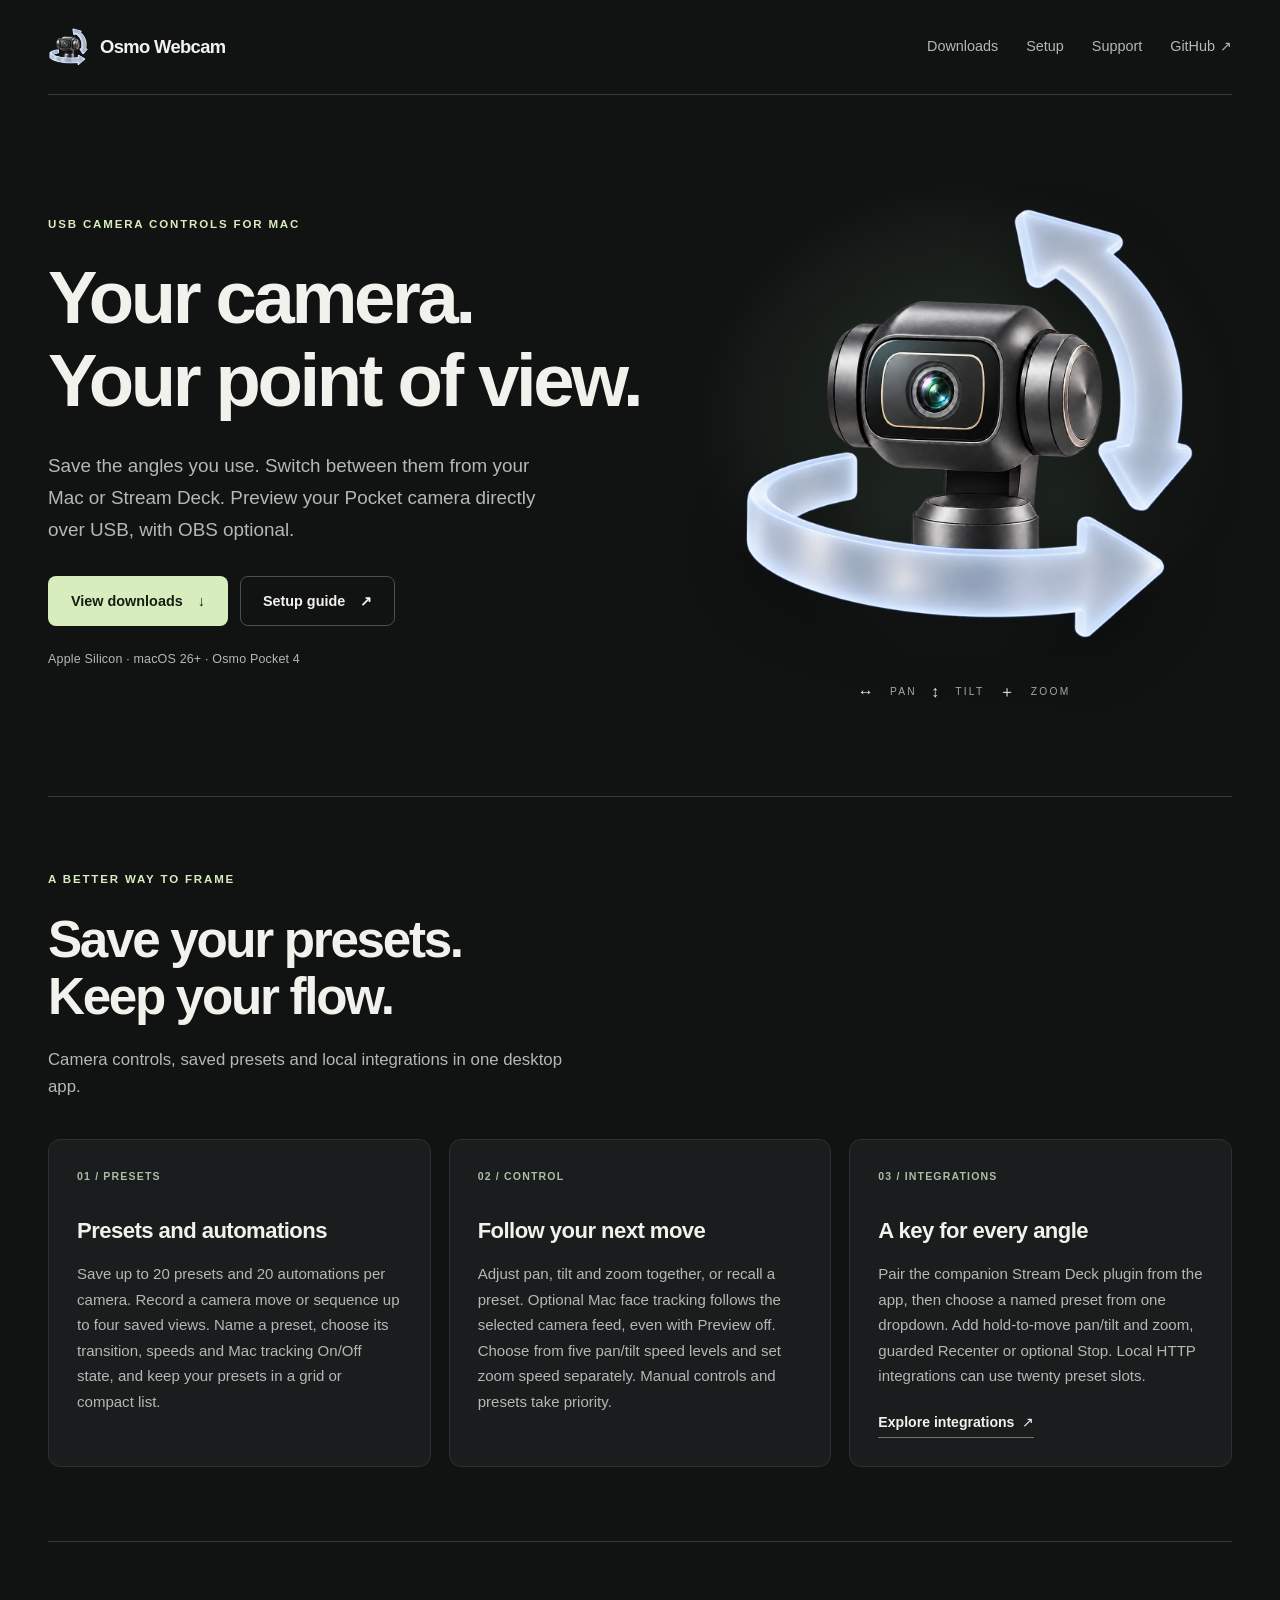
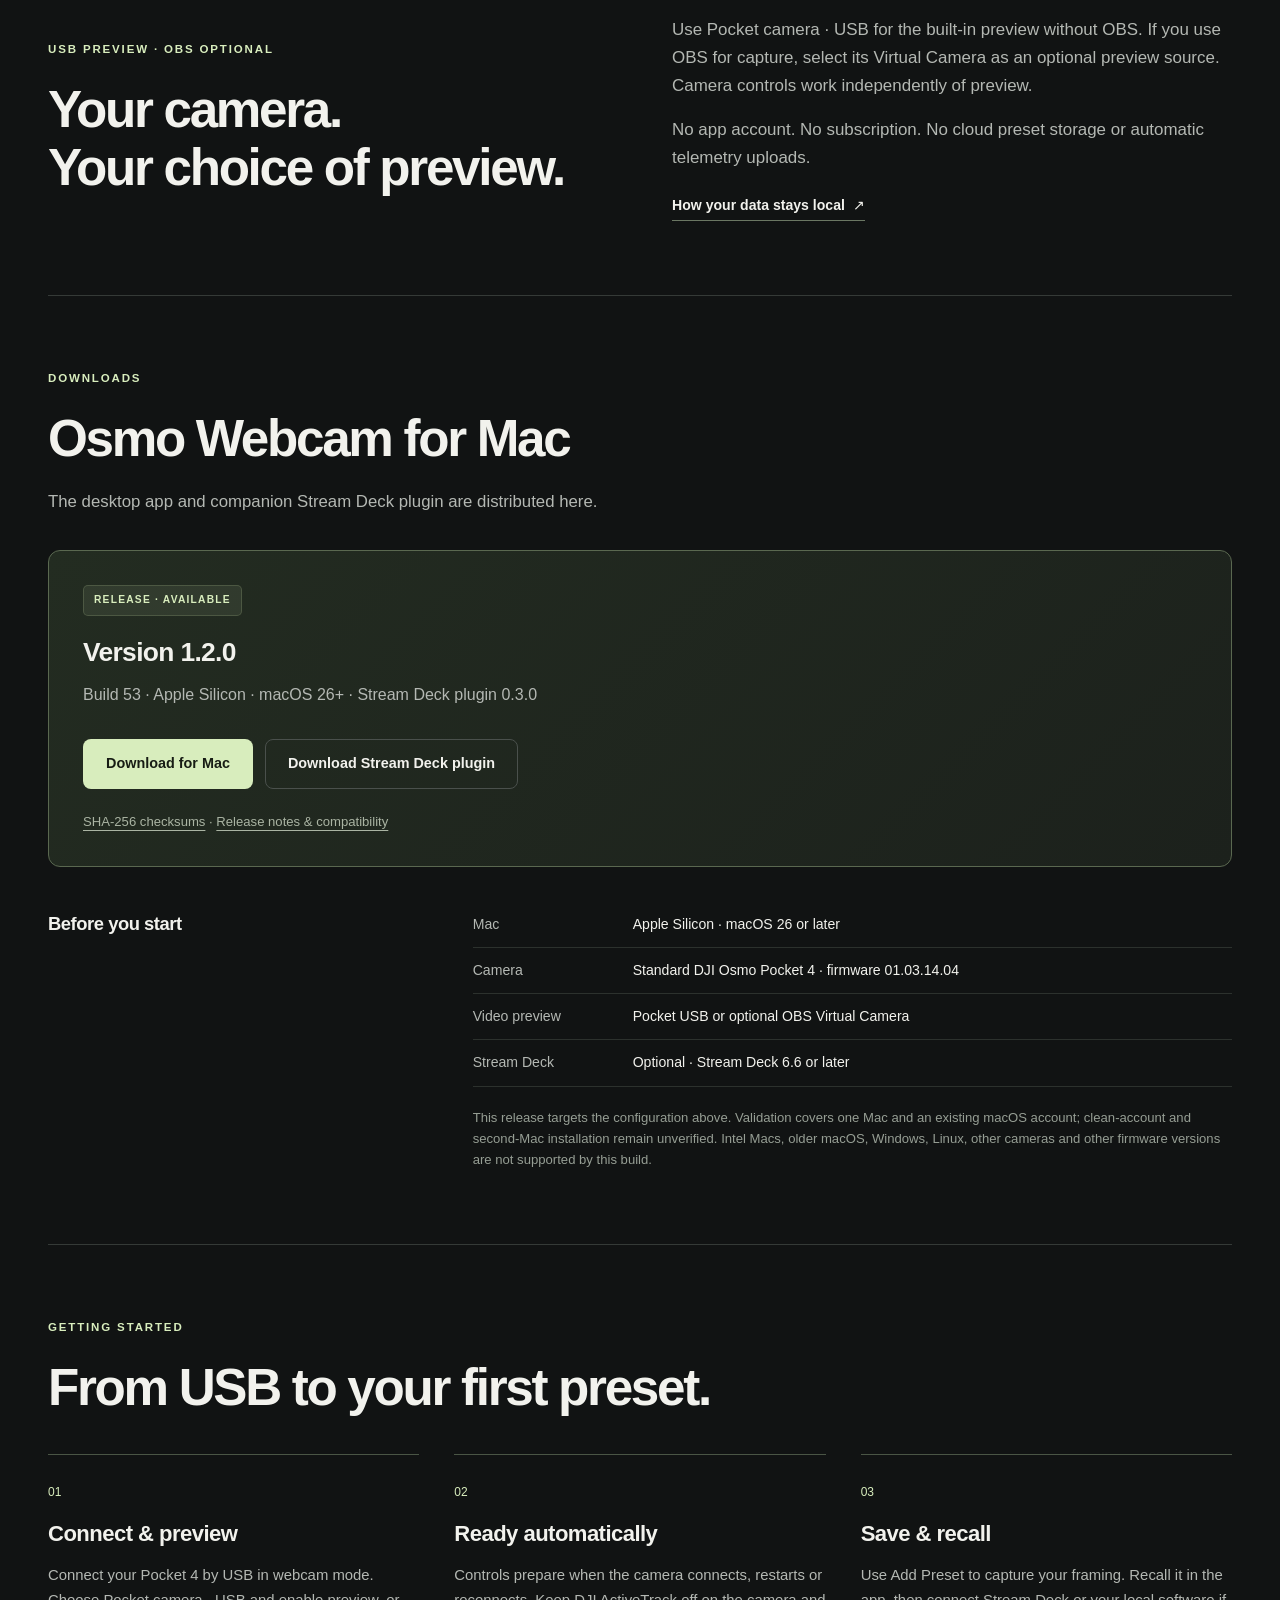
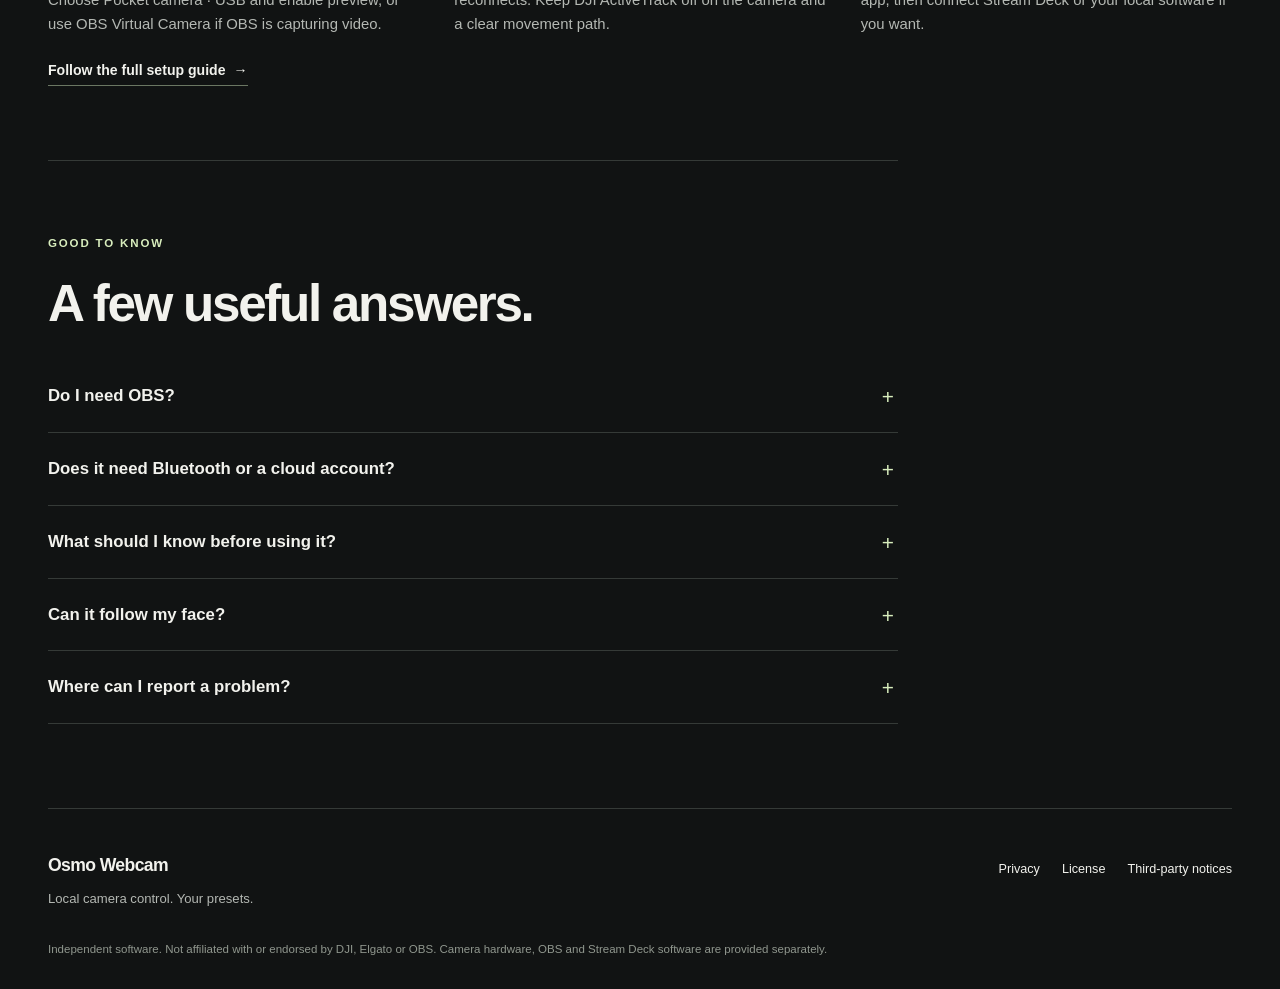
<file: index.html>
<!doctype html>
<html lang="en">
<head>
<meta charset="utf-8">
<meta name="viewport" content="width=device-width,initial-scale=1">
<meta name="description" content="Save Pocket 4 presets and control pan, tilt and zoom from your Mac or Stream Deck. Direct USB preview, with OBS optional.">
<meta name="theme-color" content="#111313">
<meta property="og:type" content="website">
<meta property="og:title" content="Osmo Webcam — USB camera controls for Mac">
<meta property="og:description" content="Save Pocket 4 presets and control pan, tilt and zoom from your Mac or Stream Deck. Direct USB preview, with OBS optional.">
<meta property="og:url" content="https://cokser.github.io/osmo-webcam-releases/">
<meta property="og:image" content="https://cokser.github.io/osmo-webcam-releases/assets/osmo-webcam.png">
<link rel="canonical" href="https://cokser.github.io/osmo-webcam-releases/">
<link rel="icon" type="image/png" href="assets/osmo-webcam.png">
<link rel="stylesheet" href="style.css">
<title>Osmo Webcam — USB camera controls for Mac</title>
</head>
<body>
<a class="skip" href="#main">Skip to content</a>
<header class="siteHeader"><a class="brand" href="index.html"><img src="assets/osmo-webcam.png" width="40" height="40" alt=""><span>Osmo Webcam</span></a><nav aria-label="Main navigation"><a href="index.html#downloads">Downloads</a><a href="setup.html">Setup</a><a href="support.html">Support</a><a href="https://github.com/Cokser/osmo-webcam-releases">GitHub <span aria-hidden="true">↗</span></a></nav></header>
<main id="main">
<section class="hero" aria-labelledby="heroTitle">
<div class="heroCopy"><p class="eyebrow">USB CAMERA CONTROLS FOR MAC</p><h1 id="heroTitle">Your camera.<br>Your point of view.</h1><p class="heroLead">Save the angles you use. Switch between them from your Mac or Stream Deck. Preview your Pocket camera directly over USB, with OBS optional.</p><div class="actions"><a class="button primary" href="#downloads">View downloads <span aria-hidden="true">↓</span></a><a class="button secondary" href="setup.html">Setup guide <span aria-hidden="true">↗</span></a></div><p class="heroMeta">Apple Silicon · macOS 26+ · Osmo Pocket 4</p></div>
<div class="heroArtwork"><div class="iconHalo"><img src="assets/osmo-webcam.png" width="520" height="520" fetchpriority="high" alt="Pocket 4 gimbal head surrounded by frosted pan and tilt arrows."></div><p class="artworkCaption"><span aria-hidden="true">↔</span> PAN <span aria-hidden="true">↕</span> TILT <span aria-hidden="true">＋</span> ZOOM</p></div>
</section>
<section class="featureSection" aria-labelledby="featuresTitle"><div class="sectionIntro"><p class="eyebrow">A BETTER WAY TO FRAME</p><h2 id="featuresTitle">Save your presets.<br>Keep your flow.</h2><p>Camera controls, saved presets and local integrations in one desktop app.</p></div>
<div class="featureGrid"><article class="feature"><span class="featureNumber">01 / PRESETS</span><h3>Presets and automations</h3><p>Save up to 20 presets and 20 automations per camera. Record a camera move or sequence up to four saved views. Name a preset, choose its transition, speeds and Mac tracking On/Off state, and keep your presets in a grid or compact list.</p></article><article class="feature"><span class="featureNumber">02 / CONTROL</span><h3>Follow your next move</h3><p>Adjust pan, tilt and zoom together, or recall a preset. Optional Mac face tracking follows the selected camera feed, even with Preview off. Choose from five pan/tilt speed levels and set zoom speed separately. Manual controls and presets take priority.</p></article><article class="feature"><span class="featureNumber">03 / INTEGRATIONS</span><h3>A key for every angle</h3><p>Pair the companion Stream Deck plugin from the app, then choose a named preset from one dropdown. Add hold-to-move pan/tilt and zoom, guarded Recenter or optional Stop. Local HTTP integrations can use twenty preset slots.</p><a class="textLink" href="setup.html#stream-deck">Explore integrations <span aria-hidden="true">↗</span></a></article></div></section>
<section class="workflow" aria-labelledby="workflowTitle"><div><p class="eyebrow">USB PREVIEW · OBS OPTIONAL</p><h2 id="workflowTitle">Your camera.<br>Your choice of preview.</h2></div><div><p>Use Pocket camera · USB for the built-in preview without OBS. If you use OBS for capture, select its Virtual Camera as an optional preview source. Camera controls work independently of preview.</p><p>No app account. No subscription. No cloud preset storage or automatic telemetry uploads.</p><a class="textLink" href="privacy.html">How your data stays local <span aria-hidden="true">↗</span></a></div></section>
<section class="downloadSection" id="downloads" aria-labelledby="downloadsTitle"><div class="sectionIntro"><p class="eyebrow">DOWNLOADS</p><h2 id="downloadsTitle">Osmo Webcam for Mac</h2><p>The desktop app and companion Stream Deck plugin are distributed here.</p></div>
<div class="downloadPanel" id="release-downloads">
<!-- RELEASE_DOWNLOADS_START -->
<span class="statusBadge">RELEASE · AVAILABLE</span><h3>Version 1.2.0</h3><p>Build 53 · Apple Silicon · macOS 26+ · Stream Deck plugin 0.3.0</p><div class="actions"><a class="button primary" href="https://github.com/Cokser/osmo-webcam-releases/releases/download/v1.2.0/Osmo-Webcam-1.2.0-arm64.dmg">Download for Mac</a><a class="button secondary" href="https://github.com/Cokser/osmo-webcam-releases/releases/download/v1.2.0/Osmo-Webcam-StreamDeck-0.3.0.streamDeckPlugin">Download Stream Deck plugin</a></div><p class="small"><a href="https://github.com/Cokser/osmo-webcam-releases/releases/download/v1.2.0/SHA256SUMS.txt">SHA-256 checksums</a> · <a href="releases/v1.2.0.html">Release notes &amp; compatibility</a></p>
<!-- RELEASE_DOWNLOADS_END -->
</div>
<div class="requirements"><h3>Before you start</h3><dl><div><dt>Mac</dt><dd>Apple Silicon · macOS 26 or later</dd></div><div><dt>Camera</dt><dd>Standard DJI Osmo Pocket 4 · firmware 01.03.14.04</dd></div><div><dt>Video preview</dt><dd>Pocket USB or optional OBS Virtual Camera</dd></div><div><dt>Stream Deck</dt><dd>Optional · Stream Deck 6.6 or later</dd></div></dl><p class="small">This release targets the configuration above. Validation covers one Mac and an existing macOS account; clean-account and second-Mac installation remain unverified. Intel Macs, older macOS, Windows, Linux, other cameras and other firmware versions are not supported by this build.</p></div>
</section>
<section class="gettingStarted" aria-labelledby="startTitle"><div class="sectionIntro"><p class="eyebrow">GETTING STARTED</p><h2 id="startTitle">From USB to your first preset.</h2></div><ol class="steps"><li><span>01</span><h3>Connect &amp; preview</h3><p>Connect your Pocket 4 by USB in webcam mode. Choose Pocket camera · USB and enable preview, or use OBS Virtual Camera if OBS is capturing video.</p></li><li><span>02</span><h3>Ready automatically</h3><p>Controls prepare when the camera connects, restarts or reconnects. Keep DJI ActiveTrack off on the camera and a clear movement path.</p></li><li><span>03</span><h3>Save &amp; recall</h3><p>Use Add Preset to capture your framing. Recall it in the app, then connect Stream Deck or your local software if you want.</p></li></ol><a class="textLink" href="setup.html">Follow the full setup guide <span aria-hidden="true">→</span></a></section>
<section class="faq" aria-labelledby="faqTitle"><p class="eyebrow">GOOD TO KNOW</p><h2 id="faqTitle">A few useful answers.</h2><details><summary>Do I need OBS?</summary><p>No. Camera controls and the direct USB preview work without OBS. If you use OBS for recording or streaming, OBS Virtual Camera is an optional preview source. Osmo Webcam does not record or stream video.</p></details><details><summary>Does it need Bluetooth or a cloud account?</summary><p>No Bluetooth connection or app account is required for USB controls or preview. Presets and credentials stay in your macOS user account. Update checks use GitHub.</p></details><details><summary>What should I know before using it?</summary><p>Some motion features remain experimental. Review clearance for your fixed setup and keep DJI ActiveTrack off on the camera. Camera readback and completed commands do not establish physical arrival or immediate motor stop. Press Escape in the app to cancel further motion scheduling. A Stream Deck Stop action is optional; held controls stop scheduling on release. A finite command already accepted by the camera may finish.</p></details><details><summary>Can it follow my face?</summary><p>Yes. Optional experimental Mac face tracking runs locally on the selected camera feed, even with Preview off. Presets can save tracking On or Off. It is separate from DJI’s built-in ActiveTrack, which must stay off on the camera. Native DJI tracking control and battery telemetry are not included.</p></details><details><summary>Where can I report a problem?</summary><p>Use the <a href="https://github.com/Cokser/osmo-webcam-releases/issues">public issue tracker</a>. Include versions and the visible error code. Keep tokens, device identifiers and private recordings out of reports. See <a href="support.html">support</a> for the details to include.</p></details></section>
</main>
<footer class="siteFooter"><div><a class="footerBrand" href="index.html">Osmo Webcam</a><p>Local camera control. Your presets.</p></div><div class="footerLinks"><a href="privacy.html">Privacy</a><a href="LICENSE.txt">License</a><a href="third-party.html">Third-party notices</a></div><p class="finePrint">Independent software. Not affiliated with or endorsed by DJI, Elgato or OBS. Camera hardware, OBS and Stream Deck software are provided separately.</p></footer>
</body>
</html>
</file>
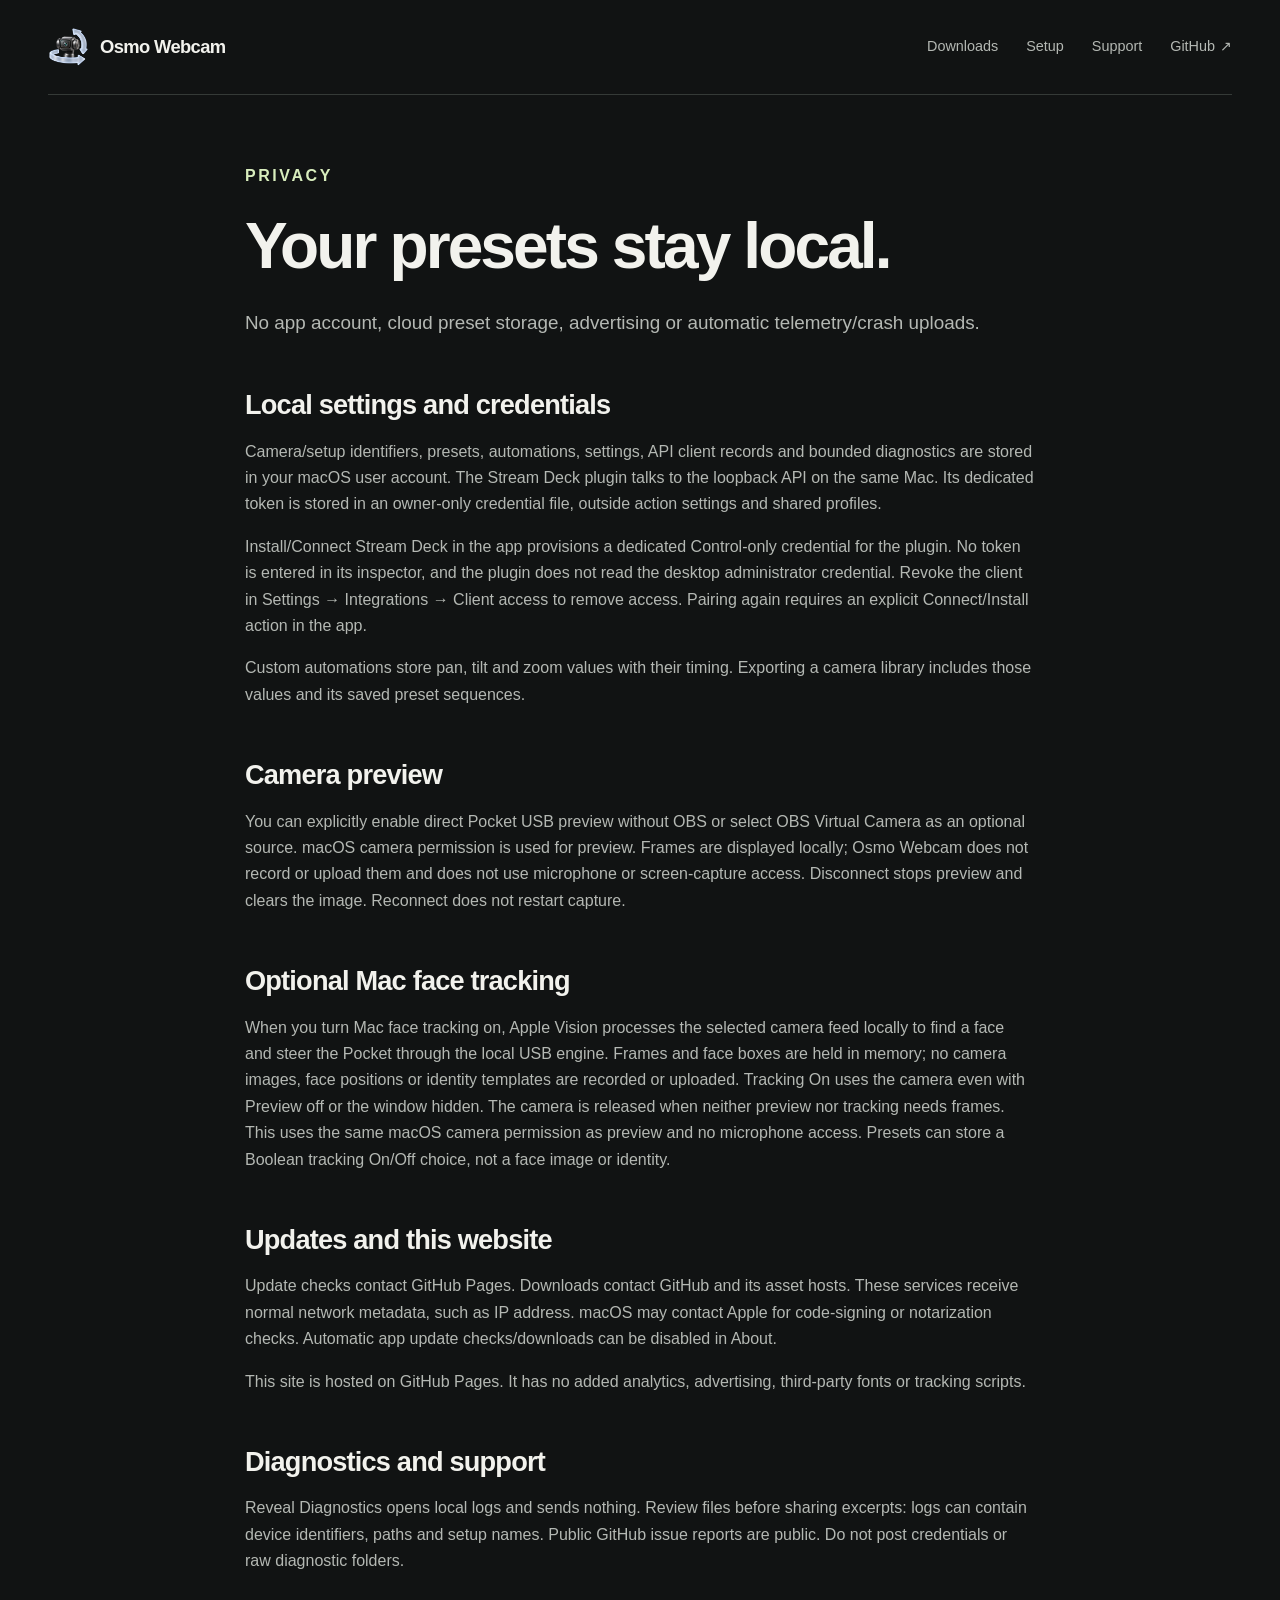
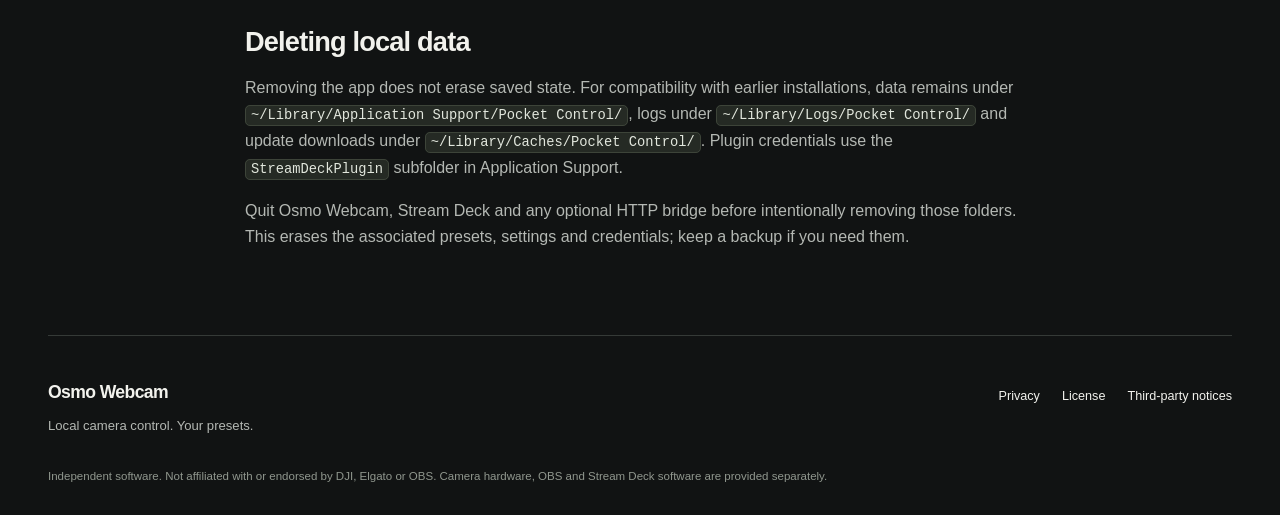
<file: privacy.html>
<!doctype html>
<html lang="en">
<head>
<meta charset="utf-8">
<meta name="viewport" content="width=device-width,initial-scale=1">
<meta name="description" content="How Osmo Webcam stores presets and credentials locally, shows USB or optional OBS preview, and checks GitHub for updates.">
<meta name="theme-color" content="#111313">
<meta property="og:type" content="website">
<meta property="og:title" content="Privacy — Osmo Webcam">
<meta property="og:description" content="How Osmo Webcam stores presets and credentials locally, shows USB or optional OBS preview, and checks GitHub for updates.">
<meta property="og:url" content="https://cokser.github.io/osmo-webcam-releases/privacy.html">
<meta property="og:image" content="https://cokser.github.io/osmo-webcam-releases/assets/osmo-webcam.png">
<link rel="canonical" href="https://cokser.github.io/osmo-webcam-releases/privacy.html">
<link rel="icon" type="image/png" href="assets/osmo-webcam.png">
<link rel="stylesheet" href="style.css">
<title>Privacy — Osmo Webcam</title>
</head>
<body>
<a class="skip" href="#main">Skip to content</a>
<header class="siteHeader"><a class="brand" href="index.html"><img src="assets/osmo-webcam.png" width="40" height="40" alt=""><span>Osmo Webcam</span></a><nav aria-label="Main navigation"><a href="index.html#downloads">Downloads</a><a href="setup.html">Setup</a><a href="support.html">Support</a><a href="https://github.com/Cokser/osmo-webcam-releases">GitHub <span aria-hidden="true">↗</span></a></nav></header>
<main id="main" class="article">
<p class="eyebrow">PRIVACY</p><h1>Your presets stay local.</h1><p class="pageLead">No app account, cloud preset storage, advertising or automatic telemetry/crash uploads.</p>
<h2>Local settings and credentials</h2><p>Camera/setup identifiers, presets, automations, settings, API client records and bounded diagnostics are stored in your macOS user account. The Stream Deck plugin talks to the loopback API on the same Mac. Its dedicated token is stored in an owner-only credential file, outside action settings and shared profiles.</p><p>Install/Connect Stream Deck in the app provisions a dedicated Control-only credential for the plugin. No token is entered in its inspector, and the plugin does not read the desktop administrator credential. Revoke the client in Settings → Integrations → Client access to remove access. Pairing again requires an explicit Connect/Install action in the app.</p>
<p>Custom automations store pan, tilt and zoom values with their timing. Exporting a camera library includes those values and its saved preset sequences.</p>
<h2>Camera preview</h2><p>You can explicitly enable direct Pocket USB preview without OBS or select OBS Virtual Camera as an optional source. macOS camera permission is used for preview. Frames are displayed locally; Osmo Webcam does not record or upload them and does not use microphone or screen-capture access. Disconnect stops preview and clears the image. Reconnect does not restart capture.</p>
<h2>Optional Mac face tracking</h2><p>When you turn Mac face tracking on, Apple Vision processes the selected camera feed locally to find a face and steer the Pocket through the local USB engine. Frames and face boxes are held in memory; no camera images, face positions or identity templates are recorded or uploaded. Tracking On uses the camera even with Preview off or the window hidden. The camera is released when neither preview nor tracking needs frames. This uses the same macOS camera permission as preview and no microphone access. Presets can store a Boolean tracking On/Off choice, not a face image or identity.</p><h2>Updates and this website</h2><p>Update checks contact GitHub Pages. Downloads contact GitHub and its asset hosts. These services receive normal network metadata, such as IP address. macOS may contact Apple for code-signing or notarization checks. Automatic app update checks/downloads can be disabled in About.</p><p>This site is hosted on GitHub Pages. It has no added analytics, advertising, third-party fonts or tracking scripts.</p>
<h2>Diagnostics and support</h2><p>Reveal Diagnostics opens local logs and sends nothing. Review files before sharing excerpts: logs can contain device identifiers, paths and setup names. Public GitHub issue reports are public. Do not post credentials or raw diagnostic folders.</p>
<h2>Deleting local data</h2><p>Removing the app does not erase saved state. For compatibility with earlier installations, data remains under <code>~/Library/Application Support/Pocket Control/</code>, logs under <code>~/Library/Logs/Pocket Control/</code> and update downloads under <code>~/Library/Caches/Pocket Control/</code>. Plugin credentials use the <code>StreamDeckPlugin</code> subfolder in Application Support.</p><p>Quit Osmo Webcam, Stream Deck and any optional HTTP bridge before intentionally removing those folders. This erases the associated presets, settings and credentials; keep a backup if you need them.</p>
</main>
<footer class="siteFooter"><div><a class="footerBrand" href="index.html">Osmo Webcam</a><p>Local camera control. Your presets.</p></div><div class="footerLinks"><a href="privacy.html">Privacy</a><a href="LICENSE.txt">License</a><a href="third-party.html">Third-party notices</a></div><p class="finePrint">Independent software. Not affiliated with or endorsed by DJI, Elgato or OBS. Camera hardware, OBS and Stream Deck software are provided separately.</p></footer>
</body>
</html>
</file>
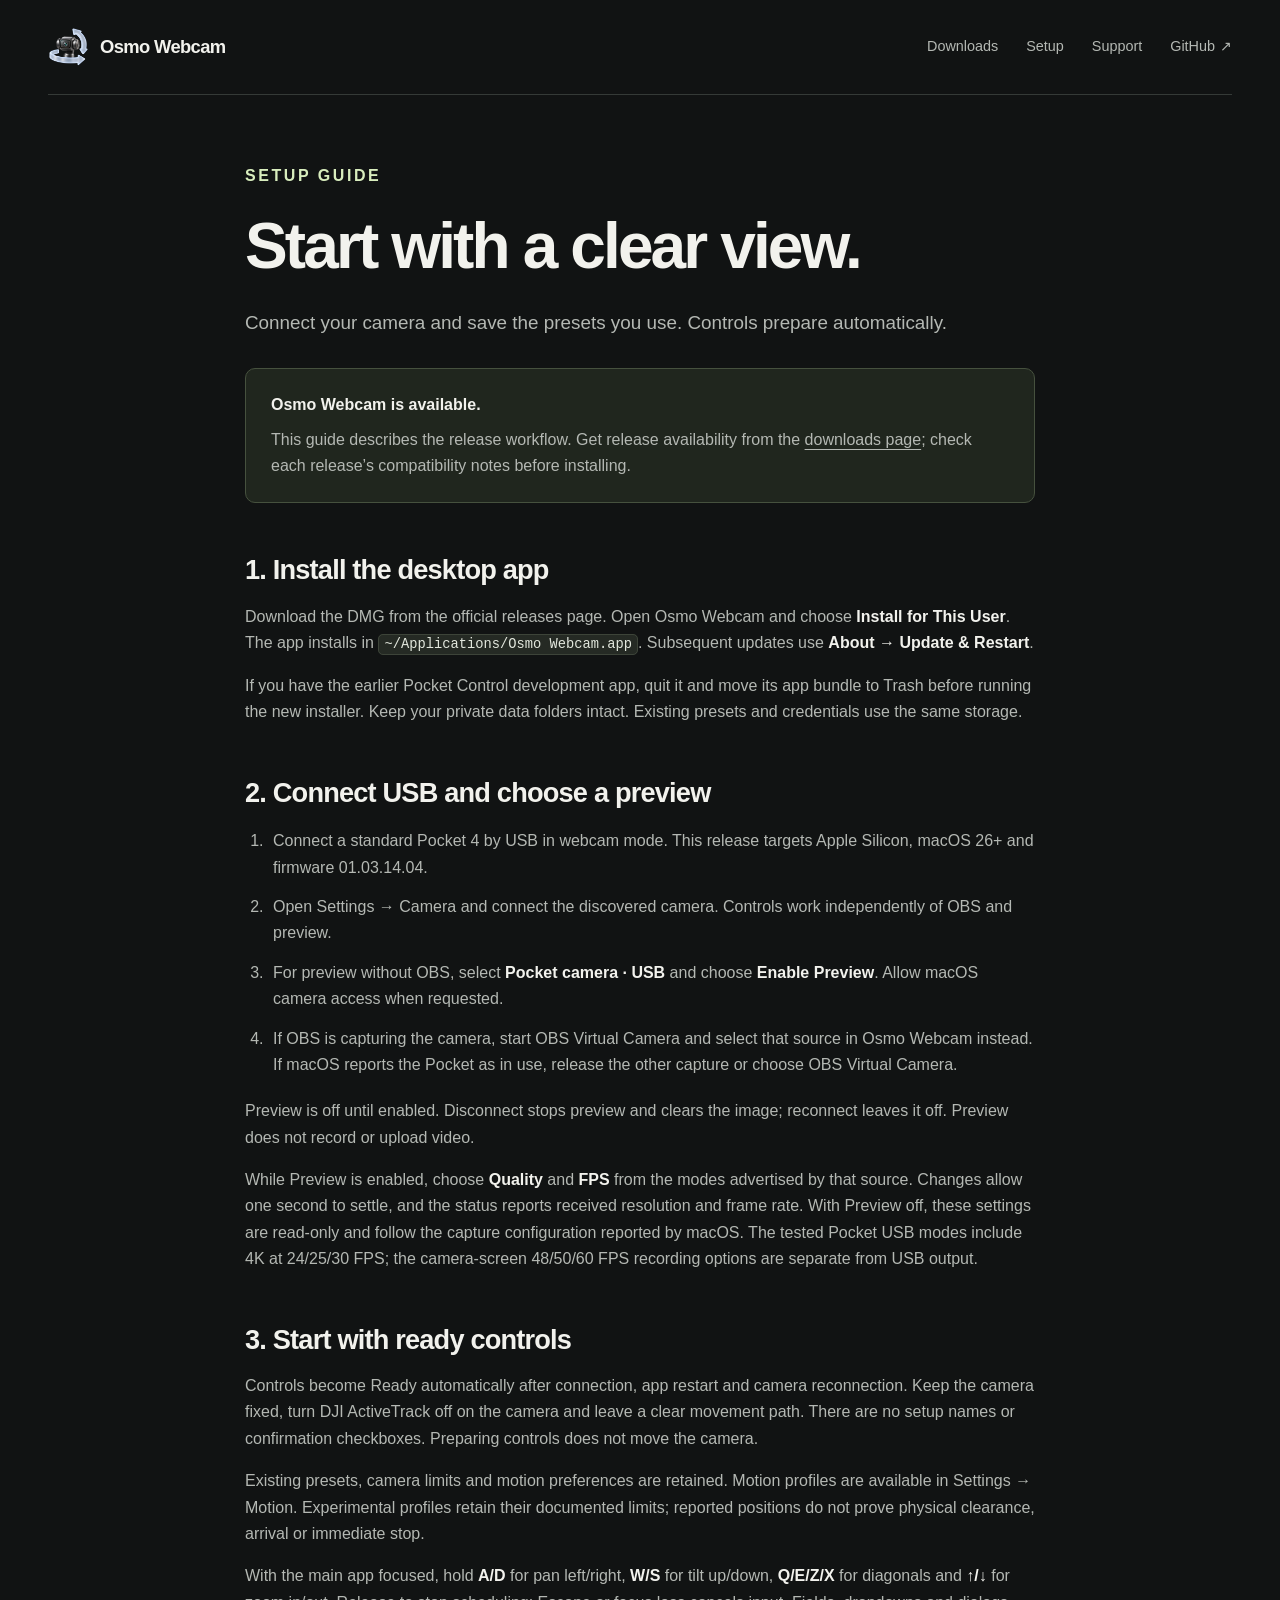
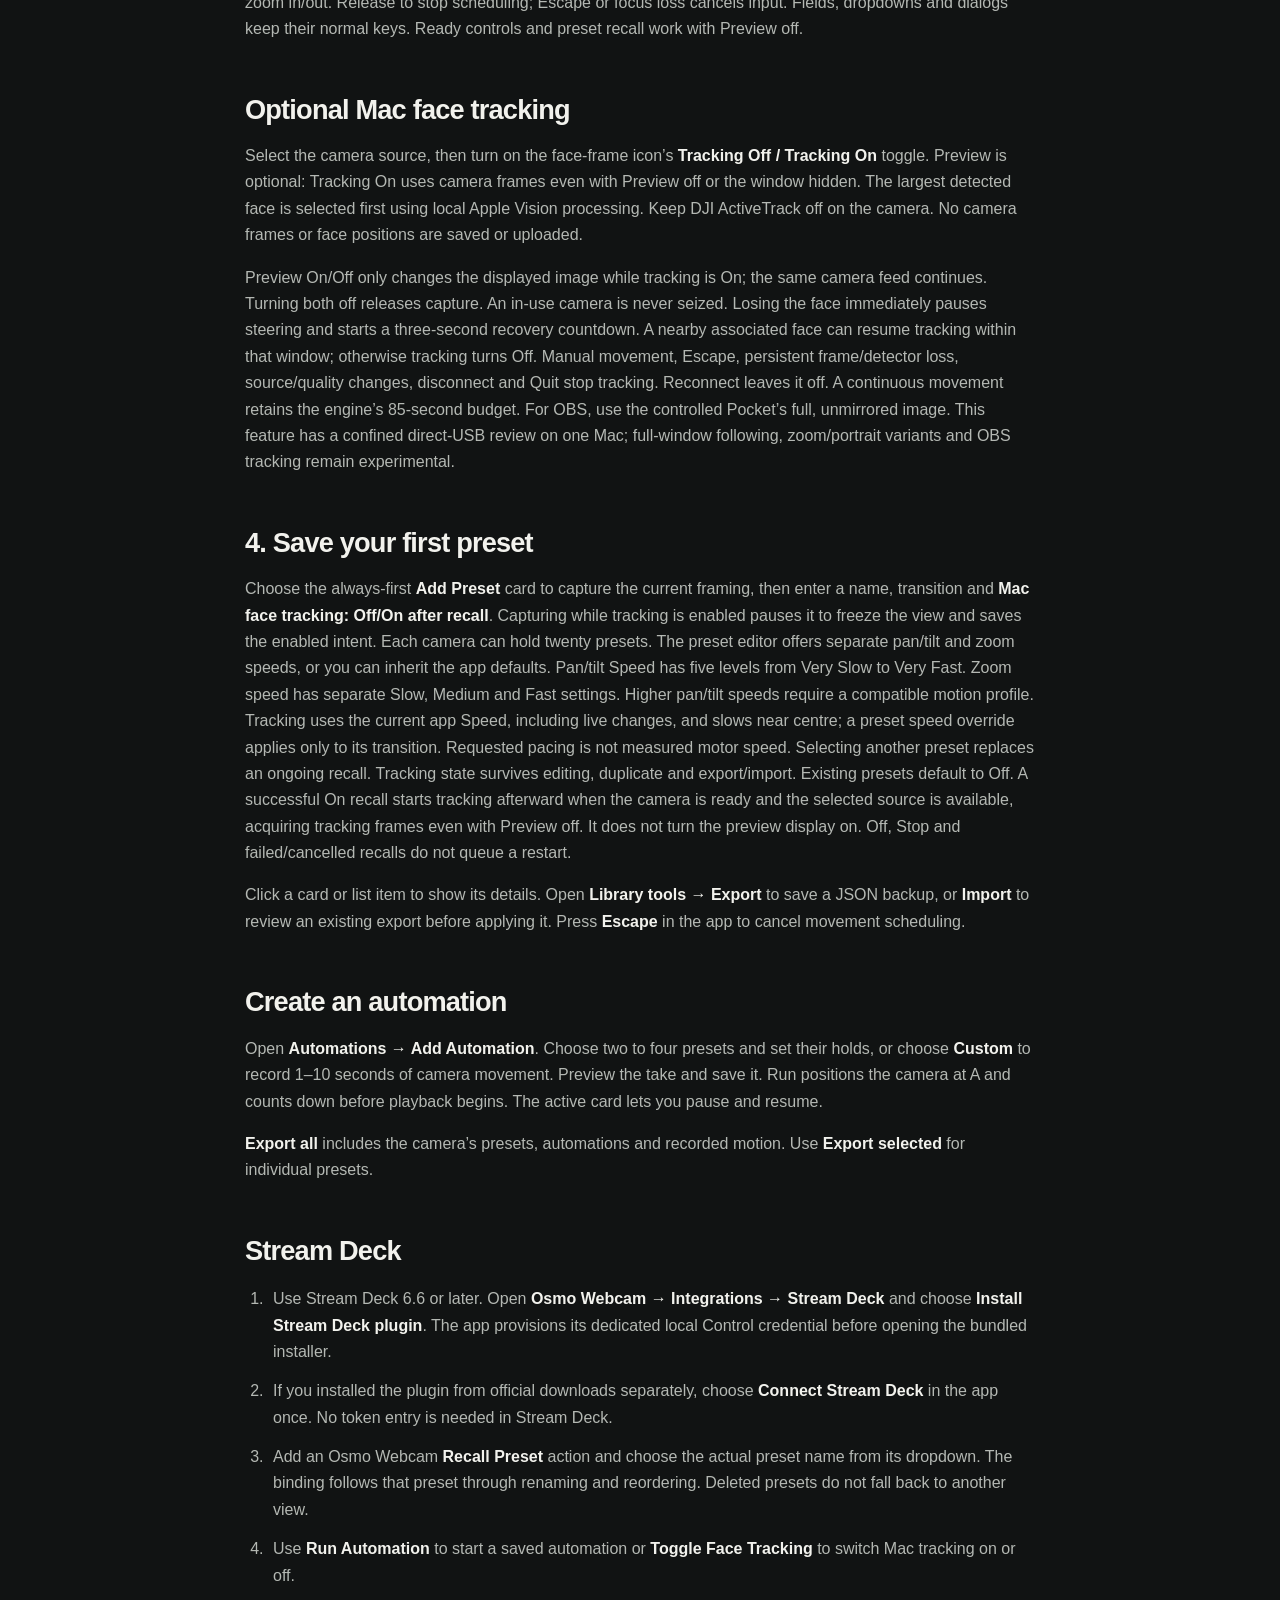
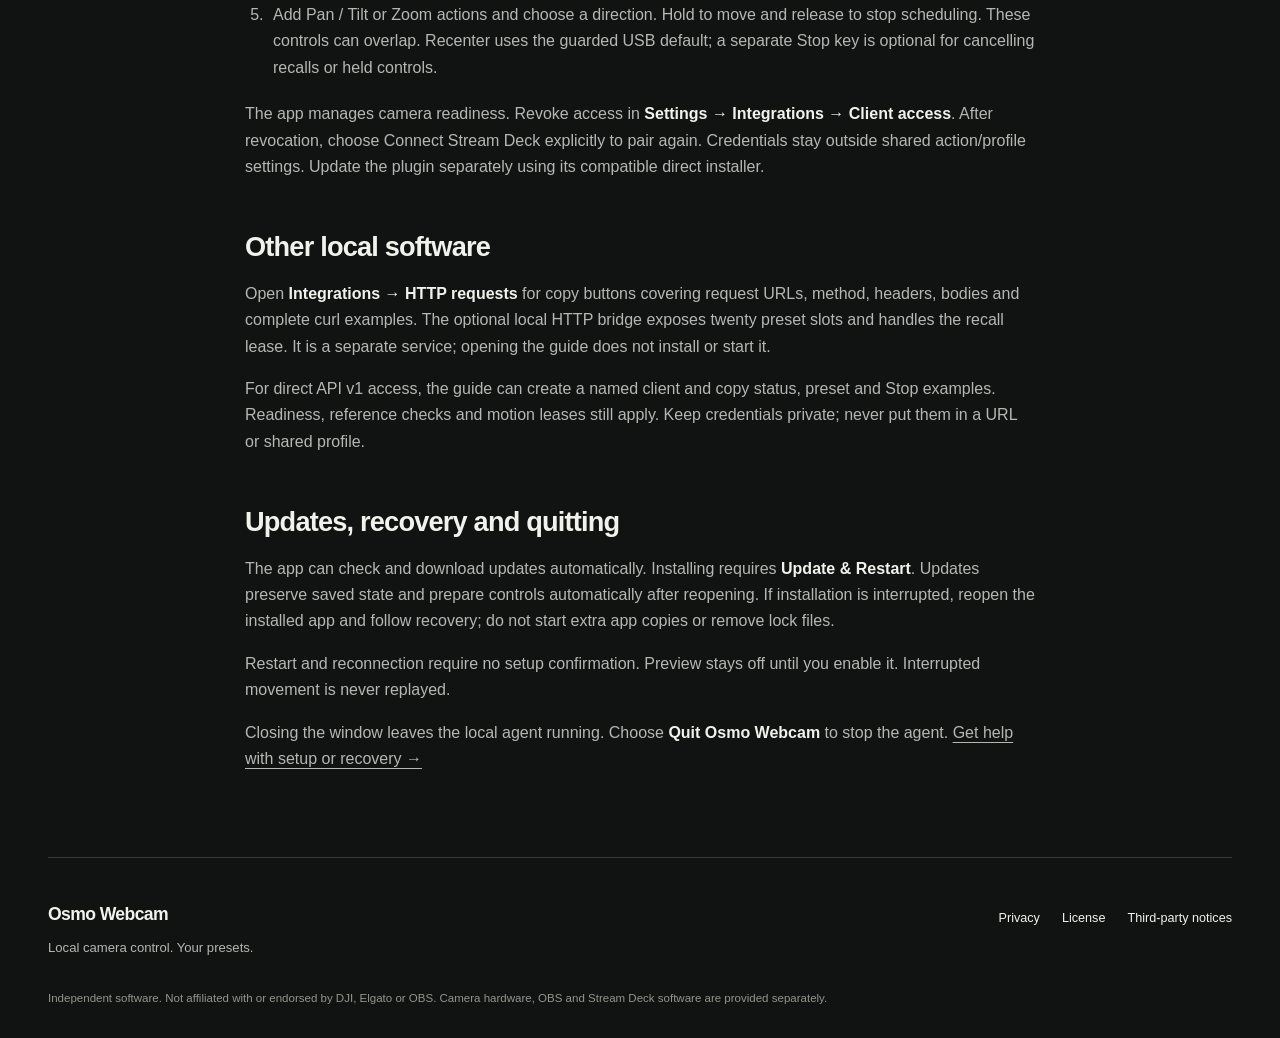
<file: setup.html>
<!doctype html>
<html lang="en">
<head>
<meta charset="utf-8">
<meta name="viewport" content="width=device-width,initial-scale=1">
<meta name="description" content="Set up USB camera controls and preview, saved presets, automatic Stream Deck pairing and local HTTP integrations.">
<meta name="theme-color" content="#111313">
<meta property="og:type" content="website">
<meta property="og:title" content="Set up Osmo Webcam">
<meta property="og:description" content="Set up USB camera controls and preview, saved presets, automatic Stream Deck pairing and local HTTP integrations.">
<meta property="og:url" content="https://cokser.github.io/osmo-webcam-releases/setup.html">
<meta property="og:image" content="https://cokser.github.io/osmo-webcam-releases/assets/osmo-webcam.png">
<link rel="canonical" href="https://cokser.github.io/osmo-webcam-releases/setup.html">
<link rel="icon" type="image/png" href="assets/osmo-webcam.png">
<link rel="stylesheet" href="style.css">
<title>Set up Osmo Webcam</title>
</head>
<body>
<a class="skip" href="#main">Skip to content</a>
<header class="siteHeader"><a class="brand" href="index.html"><img src="assets/osmo-webcam.png" width="40" height="40" alt=""><span>Osmo Webcam</span></a><nav aria-label="Main navigation"><a href="index.html#downloads">Downloads</a><a href="setup.html">Setup</a><a href="support.html">Support</a><a href="https://github.com/Cokser/osmo-webcam-releases">GitHub <span aria-hidden="true">↗</span></a></nav></header>
<main id="main" class="article">
<p class="eyebrow">SETUP GUIDE</p><h1>Start with a clear view.</h1><p class="pageLead">Connect your camera and save the presets you use. Controls prepare automatically.</p><aside class="callout"><strong>Osmo Webcam is available.</strong><p>This guide describes the release workflow. Get release availability from the <a href="index.html#downloads">downloads page</a>; check each release’s compatibility notes before installing.</p></aside>
<h2>1. Install the desktop app</h2><p>Download the DMG from the official releases page. Open Osmo Webcam and choose <strong>Install for This User</strong>. The app installs in <code>~/Applications/Osmo Webcam.app</code>. Subsequent updates use <strong>About → Update &amp; Restart</strong>.</p><p>If you have the earlier Pocket Control development app, quit it and move its app bundle to Trash before running the new installer. Keep your private data folders intact. Existing presets and credentials use the same storage.</p>
<h2>2. Connect USB and choose a preview</h2><ol><li>Connect a standard Pocket 4 by USB in webcam mode. This release targets Apple Silicon, macOS 26+ and firmware 01.03.14.04.</li><li>Open Settings → Camera and connect the discovered camera. Controls work independently of OBS and preview.</li><li>For preview without OBS, select <strong>Pocket camera · USB</strong> and choose <strong>Enable Preview</strong>. Allow macOS camera access when requested.</li><li>If OBS is capturing the camera, start OBS Virtual Camera and select that source in Osmo Webcam instead. If macOS reports the Pocket as in use, release the other capture or choose OBS Virtual Camera.</li></ol><p>Preview is off until enabled. Disconnect stops preview and clears the image; reconnect leaves it off. Preview does not record or upload video.</p>
<p>While Preview is enabled, choose <strong>Quality</strong> and <strong>FPS</strong> from the modes advertised by that source. Changes allow one second to settle, and the status reports received resolution and frame rate. With Preview off, these settings are read-only and follow the capture configuration reported by macOS. The tested Pocket USB modes include 4K at 24/25/30 FPS; the camera-screen 48/50/60 FPS recording options are separate from USB output.</p>
<h2>3. Start with ready controls</h2><p>Controls become Ready automatically after connection, app restart and camera reconnection. Keep the camera fixed, turn DJI ActiveTrack off on the camera and leave a clear movement path. There are no setup names or confirmation checkboxes. Preparing controls does not move the camera.</p><p>Existing presets, camera limits and motion preferences are retained. Motion profiles are available in Settings → Motion. Experimental profiles retain their documented limits; reported positions do not prove physical clearance, arrival or immediate stop.</p>
<p>With the main app focused, hold <strong>A/D</strong> for pan left/right, <strong>W/S</strong> for tilt up/down, <strong>Q/E/Z/X</strong> for diagonals and <strong>↑/↓</strong> for zoom in/out. Release to stop scheduling; Escape or focus loss cancels input. Fields, dropdowns and dialogs keep their normal keys. Ready controls and preset recall work with Preview off.</p>
<h2 id="mac-face-tracking">Optional Mac face tracking</h2><p>Select the camera source, then turn on the face-frame icon’s <strong>Tracking Off / Tracking On</strong> toggle. Preview is optional: Tracking On uses camera frames even with Preview off or the window hidden. The largest detected face is selected first using local Apple Vision processing. Keep DJI ActiveTrack off on the camera. No camera frames or face positions are saved or uploaded.</p><p>Preview On/Off only changes the displayed image while tracking is On; the same camera feed continues. Turning both off releases capture. An in-use camera is never seized. Losing the face immediately pauses steering and starts a three-second recovery countdown. A nearby associated face can resume tracking within that window; otherwise tracking turns Off. Manual movement, Escape, persistent frame/detector loss, source/quality changes, disconnect and Quit stop tracking. Reconnect leaves it off. A continuous movement retains the engine’s 85-second budget. For OBS, use the controlled Pocket’s full, unmirrored image. This feature has a confined direct-USB review on one Mac; full-window following, zoom/portrait variants and OBS tracking remain experimental.</p><h2>4. Save your first preset</h2><p>Choose the always-first <strong>Add Preset</strong> card to capture the current framing, then enter a name, transition and <strong>Mac face tracking: Off/On after recall</strong>. Capturing while tracking is enabled pauses it to freeze the view and saves the enabled intent. Each camera can hold twenty presets. The preset editor offers separate pan/tilt and zoom speeds, or you can inherit the app defaults. Pan/tilt Speed has five levels from Very Slow to Very Fast. Zoom speed has separate Slow, Medium and Fast settings. Higher pan/tilt speeds require a compatible motion profile. Tracking uses the current app Speed, including live changes, and slows near centre; a preset speed override applies only to its transition. Requested pacing is not measured motor speed. Selecting another preset replaces an ongoing recall. Tracking state survives editing, duplicate and export/import. Existing presets default to Off. A successful On recall starts tracking afterward when the camera is ready and the selected source is available, acquiring tracking frames even with Preview off. It does not turn the preview display on. Off, Stop and failed/cancelled recalls do not queue a restart.</p><p>Click a card or list item to show its details. Open <strong>Library tools → Export</strong> to save a JSON backup, or <strong>Import</strong> to review an existing export before applying it. Press <strong>Escape</strong> in the app to cancel movement scheduling.</p>
<h2 id="automations">Create an automation</h2><p>Open <strong>Automations → Add Automation</strong>. Choose two to four presets and set their holds, or choose <strong>Custom</strong> to record 1–10 seconds of camera movement. Preview the take and save it. Run positions the camera at A and counts down before playback begins. The active card lets you pause and resume.</p><p><strong>Export all</strong> includes the camera’s presets, automations and recorded motion. Use <strong>Export selected</strong> for individual presets.</p>
<h2 id="stream-deck">Stream Deck</h2><ol><li>Use Stream Deck 6.6 or later. Open <strong>Osmo Webcam → Integrations → Stream Deck</strong> and choose <strong>Install Stream Deck plugin</strong>. The app provisions its dedicated local Control credential before opening the bundled installer.</li><li>If you installed the plugin from official downloads separately, choose <strong>Connect Stream Deck</strong> in the app once. No token entry is needed in Stream Deck.</li><li>Add an Osmo Webcam <strong>Recall Preset</strong> action and choose the actual preset name from its dropdown. The binding follows that preset through renaming and reordering. Deleted presets do not fall back to another view.</li><li>Use <strong>Run Automation</strong> to start a saved automation or <strong>Toggle Face Tracking</strong> to switch Mac tracking on or off.</li><li>Add Pan / Tilt or Zoom actions and choose a direction. Hold to move and release to stop scheduling. These controls can overlap. Recenter uses the guarded USB default; a separate Stop key is optional for cancelling recalls or held controls.</li></ol><p>The app manages camera readiness. Revoke access in <strong>Settings → Integrations → Client access</strong>. After revocation, choose Connect Stream Deck explicitly to pair again. Credentials stay outside shared action/profile settings. Update the plugin separately using its compatible direct installer.</p>
<h2 id="http">Other local software</h2><p>Open <strong>Integrations → HTTP requests</strong> for copy buttons covering request URLs, method, headers, bodies and complete curl examples. The optional local HTTP bridge exposes twenty preset slots and handles the recall lease. It is a separate service; opening the guide does not install or start it.</p><p>For direct API v1 access, the guide can create a named client and copy status, preset and Stop examples. Readiness, reference checks and motion leases still apply. Keep credentials private; never put them in a URL or shared profile.</p>
<h2>Updates, recovery and quitting</h2><p>The app can check and download updates automatically. Installing requires <strong>Update &amp; Restart</strong>. Updates preserve saved state and prepare controls automatically after reopening. If installation is interrupted, reopen the installed app and follow recovery; do not start extra app copies or remove lock files.</p><p>Restart and reconnection require no setup confirmation. Preview stays off until you enable it. Interrupted movement is never replayed.</p><p>Closing the window leaves the local agent running. Choose <strong>Quit Osmo Webcam</strong> to stop the agent. <a href="support.html">Get help with setup or recovery →</a></p>
</main>
<footer class="siteFooter"><div><a class="footerBrand" href="index.html">Osmo Webcam</a><p>Local camera control. Your presets.</p></div><div class="footerLinks"><a href="privacy.html">Privacy</a><a href="LICENSE.txt">License</a><a href="third-party.html">Third-party notices</a></div><p class="finePrint">Independent software. Not affiliated with or endorsed by DJI, Elgato or OBS. Camera hardware, OBS and Stream Deck software are provided separately.</p></footer>
</body>
</html>
</file>
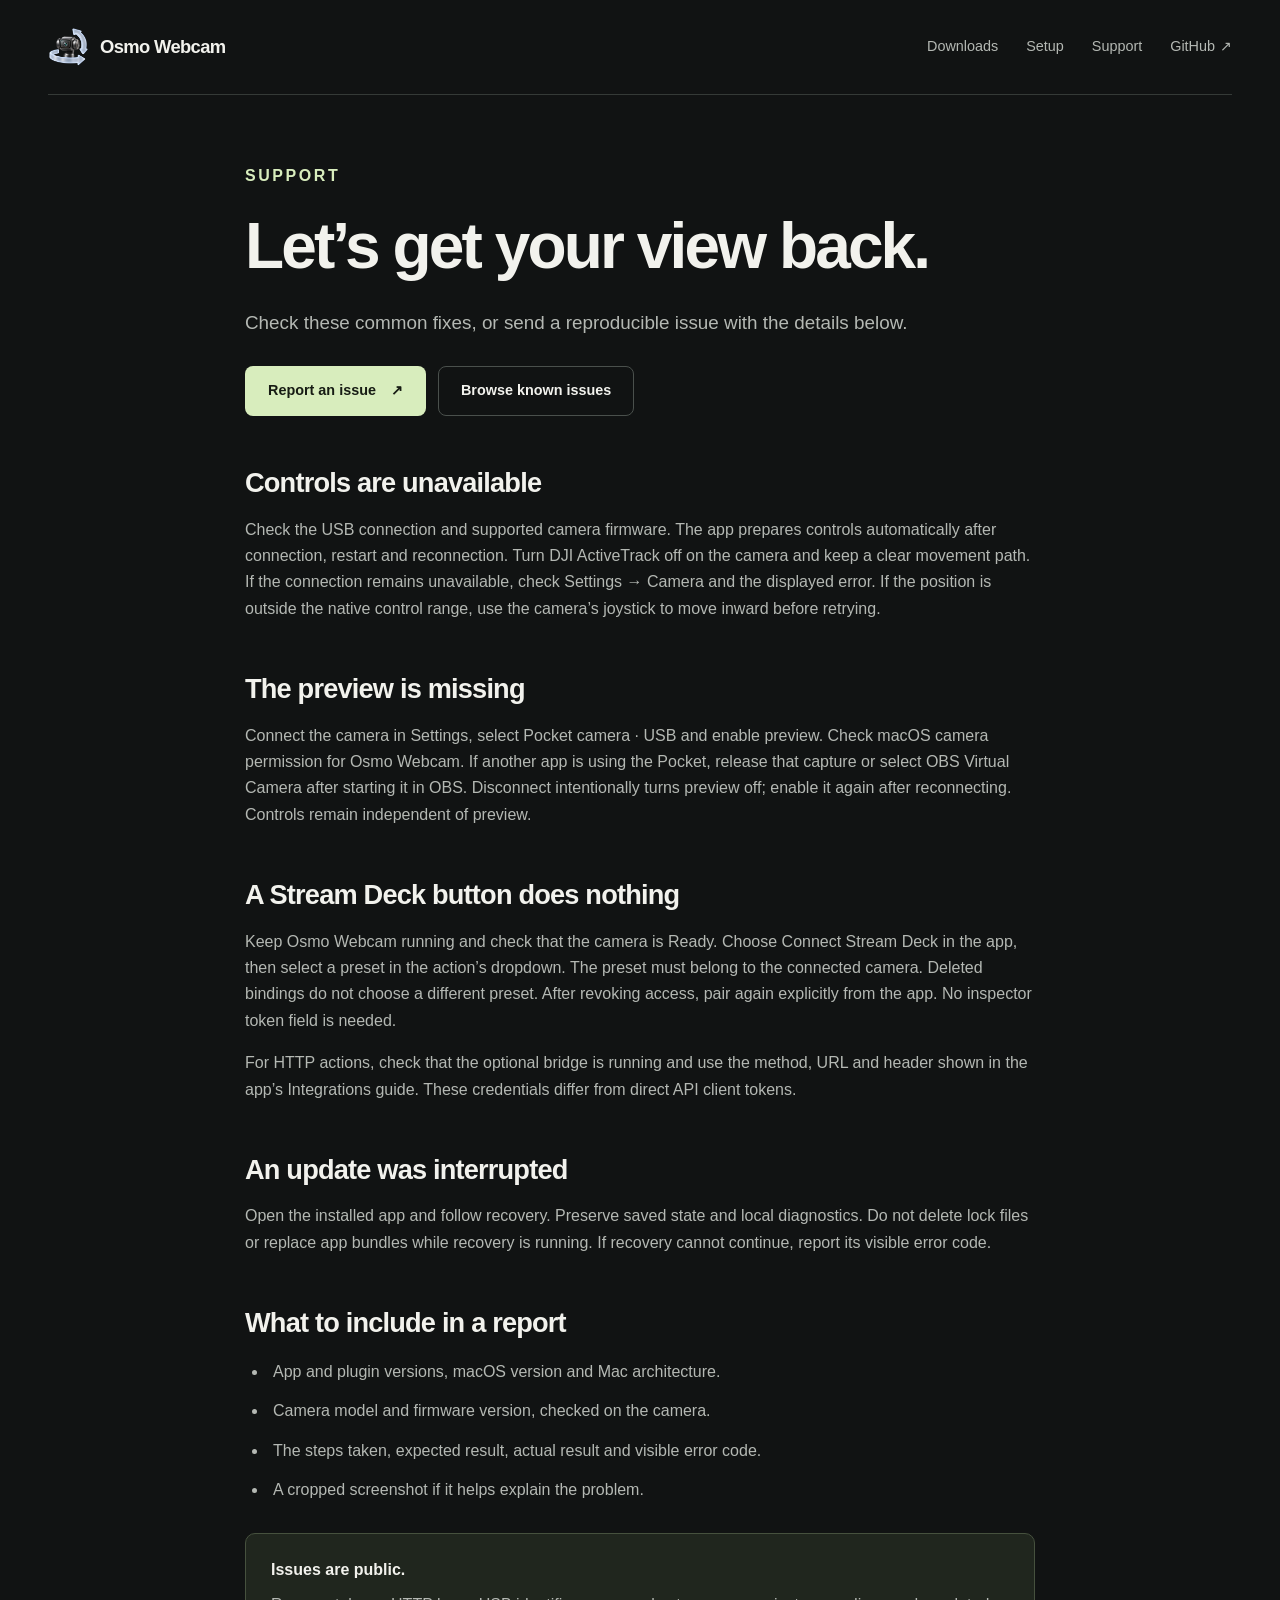
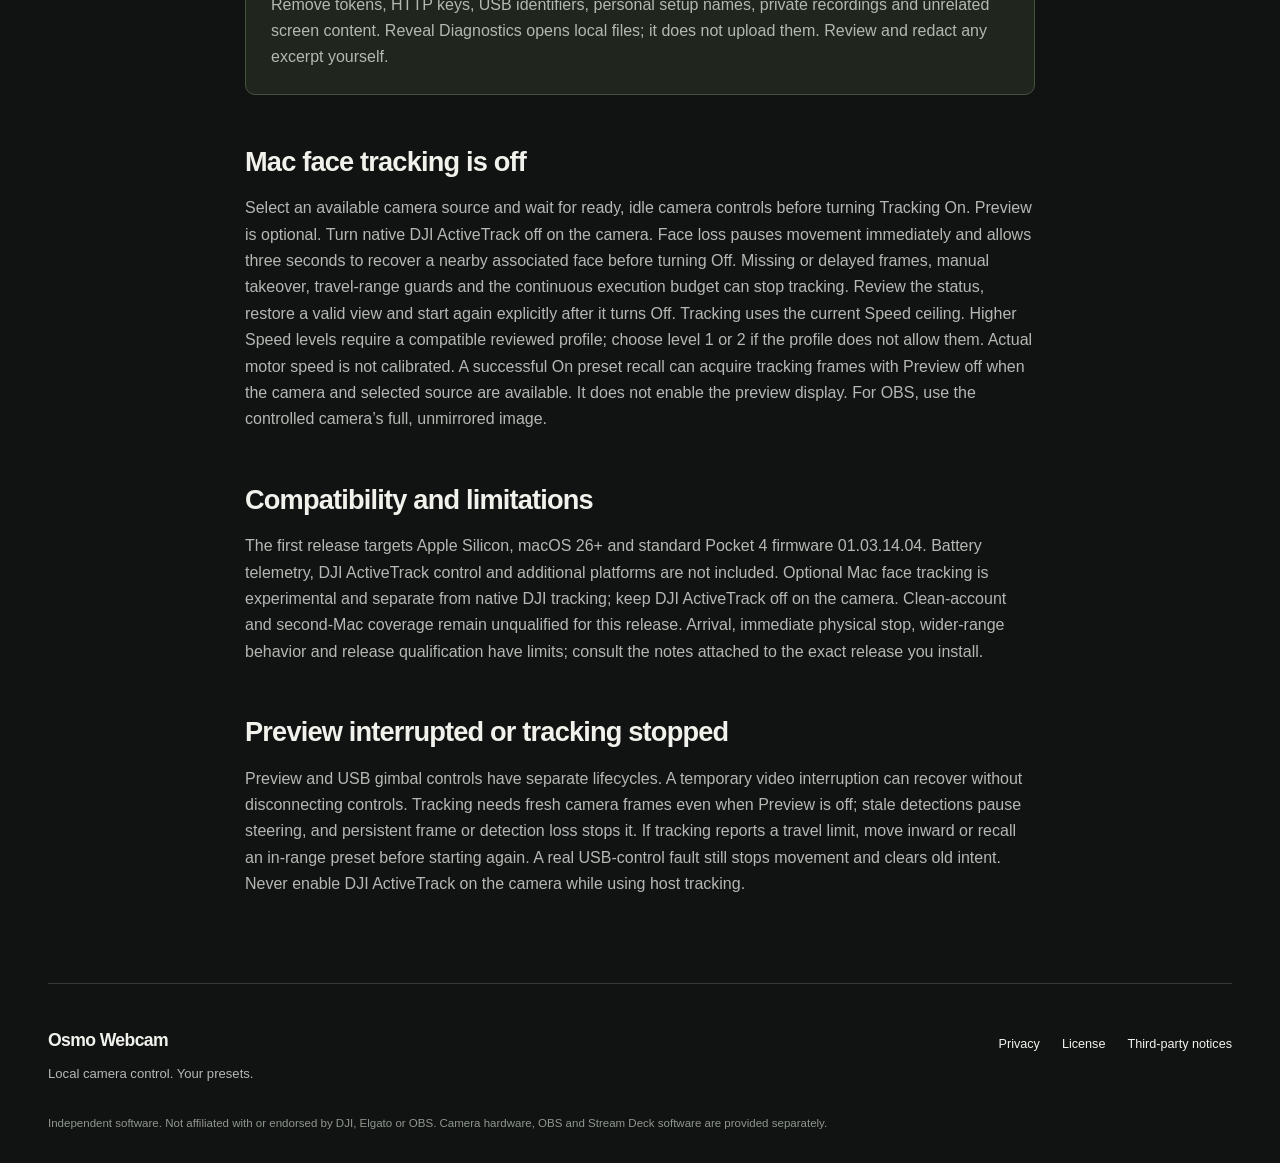
<file: support.html>
<!doctype html>
<html lang="en">
<head>
<meta charset="utf-8">
<meta name="viewport" content="width=device-width,initial-scale=1">
<meta name="description" content="Troubleshoot USB camera controls and preview, Stream Deck integration and app updates. Report issues without sharing private credentials.">
<meta name="theme-color" content="#111313">
<meta property="og:type" content="website">
<meta property="og:title" content="Support — Osmo Webcam">
<meta property="og:description" content="Troubleshoot USB camera controls and preview, Stream Deck integration and app updates. Report issues without sharing private credentials.">
<meta property="og:url" content="https://cokser.github.io/osmo-webcam-releases/support.html">
<meta property="og:image" content="https://cokser.github.io/osmo-webcam-releases/assets/osmo-webcam.png">
<link rel="canonical" href="https://cokser.github.io/osmo-webcam-releases/support.html">
<link rel="icon" type="image/png" href="assets/osmo-webcam.png">
<link rel="stylesheet" href="style.css">
<title>Support — Osmo Webcam</title>
</head>
<body>
<a class="skip" href="#main">Skip to content</a>
<header class="siteHeader"><a class="brand" href="index.html"><img src="assets/osmo-webcam.png" width="40" height="40" alt=""><span>Osmo Webcam</span></a><nav aria-label="Main navigation"><a href="index.html#downloads">Downloads</a><a href="setup.html">Setup</a><a href="support.html">Support</a><a href="https://github.com/Cokser/osmo-webcam-releases">GitHub <span aria-hidden="true">↗</span></a></nav></header>
<main id="main" class="article">
<p class="eyebrow">SUPPORT</p><h1>Let’s get your view back.</h1><p class="pageLead">Check these common fixes, or send a reproducible issue with the details below.</p><div class="actions"><a class="button primary" href="https://github.com/Cokser/osmo-webcam-releases/issues/new">Report an issue <span aria-hidden="true">↗</span></a><a class="button secondary" href="https://github.com/Cokser/osmo-webcam-releases/issues">Browse known issues</a></div>
<h2>Controls are unavailable</h2><p>Check the USB connection and supported camera firmware. The app prepares controls automatically after connection, restart and reconnection. Turn DJI ActiveTrack off on the camera and keep a clear movement path. If the connection remains unavailable, check Settings → Camera and the displayed error. If the position is outside the native control range, use the camera’s joystick to move inward before retrying.</p>
<h2>The preview is missing</h2><p>Connect the camera in Settings, select Pocket camera · USB and enable preview. Check macOS camera permission for Osmo Webcam. If another app is using the Pocket, release that capture or select OBS Virtual Camera after starting it in OBS. Disconnect intentionally turns preview off; enable it again after reconnecting. Controls remain independent of preview.</p>
<h2>A Stream Deck button does nothing</h2><p>Keep Osmo Webcam running and check that the camera is Ready. Choose Connect Stream Deck in the app, then select a preset in the action’s dropdown. The preset must belong to the connected camera. Deleted bindings do not choose a different preset. After revoking access, pair again explicitly from the app. No inspector token field is needed.</p><p>For HTTP actions, check that the optional bridge is running and use the method, URL and header shown in the app’s Integrations guide. These credentials differ from direct API client tokens.</p>
<h2>An update was interrupted</h2><p>Open the installed app and follow recovery. Preserve saved state and local diagnostics. Do not delete lock files or replace app bundles while recovery is running. If recovery cannot continue, report its visible error code.</p>
<h2>What to include in a report</h2><ul><li>App and plugin versions, macOS version and Mac architecture.</li><li>Camera model and firmware version, checked on the camera.</li><li>The steps taken, expected result, actual result and visible error code.</li><li>A cropped screenshot if it helps explain the problem.</li></ul><aside class="callout"><strong>Issues are public.</strong><p>Remove tokens, HTTP keys, USB identifiers, personal setup names, private recordings and unrelated screen content. Reveal Diagnostics opens local files; it does not upload them. Review and redact any excerpt yourself.</p></aside>
<h2>Mac face tracking is off</h2><p>Select an available camera source and wait for ready, idle camera controls before turning Tracking On. Preview is optional. Turn native DJI ActiveTrack off on the camera. Face loss pauses movement immediately and allows three seconds to recover a nearby associated face before turning Off. Missing or delayed frames, manual takeover, travel-range guards and the continuous execution budget can stop tracking. Review the status, restore a valid view and start again explicitly after it turns Off. Tracking uses the current Speed ceiling. Higher Speed levels require a compatible reviewed profile; choose level 1 or 2 if the profile does not allow them. Actual motor speed is not calibrated. A successful On preset recall can acquire tracking frames with Preview off when the camera and selected source are available. It does not enable the preview display. For OBS, use the controlled camera’s full, unmirrored image.</p><h2>Compatibility and limitations</h2><p>The first release targets Apple Silicon, macOS 26+ and standard Pocket 4 firmware 01.03.14.04. Battery telemetry, DJI ActiveTrack control and additional platforms are not included. Optional Mac face tracking is experimental and separate from native DJI tracking; keep DJI ActiveTrack off on the camera. Clean-account and second-Mac coverage remain unqualified for this release. Arrival, immediate physical stop, wider-range behavior and release qualification have limits; consult the notes attached to the exact release you install.</p>
<h2>Preview interrupted or tracking stopped</h2><p>Preview and USB gimbal controls have separate lifecycles. A temporary video interruption can recover without disconnecting controls. Tracking needs fresh camera frames even when Preview is off; stale detections pause steering, and persistent frame or detection loss stops it. If tracking reports a travel limit, move inward or recall an in-range preset before starting again. A real USB-control fault still stops movement and clears old intent. Never enable DJI ActiveTrack on the camera while using host tracking.</p></main>
<footer class="siteFooter"><div><a class="footerBrand" href="index.html">Osmo Webcam</a><p>Local camera control. Your presets.</p></div><div class="footerLinks"><a href="privacy.html">Privacy</a><a href="LICENSE.txt">License</a><a href="third-party.html">Third-party notices</a></div><p class="finePrint">Independent software. Not affiliated with or endorsed by DJI, Elgato or OBS. Camera hardware, OBS and Stream Deck software are provided separately.</p></footer>
</body>
</html>
</file>
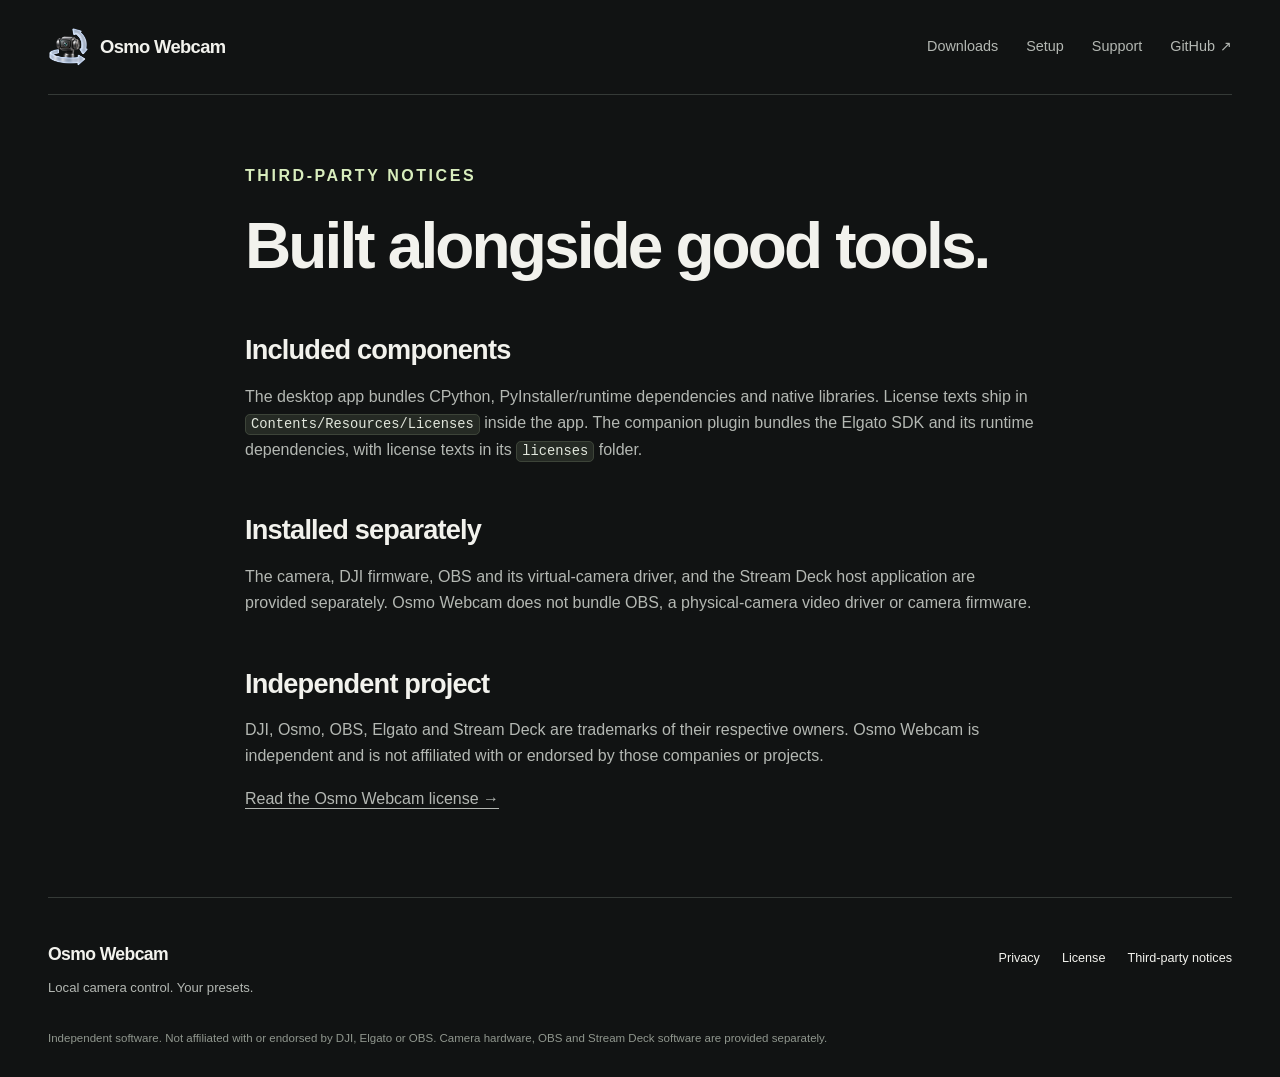
<file: third-party.html>
<!doctype html>
<html lang="en">
<head>
<meta charset="utf-8">
<meta name="viewport" content="width=device-width,initial-scale=1">
<meta name="description" content="License notices and independent project information for Osmo Webcam and its Stream Deck companion plugin.">
<meta name="theme-color" content="#111313">
<meta property="og:type" content="website">
<meta property="og:title" content="Third-party notices — Osmo Webcam">
<meta property="og:description" content="License notices and independent project information for Osmo Webcam and its Stream Deck companion plugin.">
<meta property="og:url" content="https://cokser.github.io/osmo-webcam-releases/third-party.html">
<meta property="og:image" content="https://cokser.github.io/osmo-webcam-releases/assets/osmo-webcam.png">
<link rel="canonical" href="https://cokser.github.io/osmo-webcam-releases/third-party.html">
<link rel="icon" type="image/png" href="assets/osmo-webcam.png">
<link rel="stylesheet" href="style.css">
<title>Third-party notices — Osmo Webcam</title>
</head>
<body>
<a class="skip" href="#main">Skip to content</a>
<header class="siteHeader"><a class="brand" href="index.html"><img src="assets/osmo-webcam.png" width="40" height="40" alt=""><span>Osmo Webcam</span></a><nav aria-label="Main navigation"><a href="index.html#downloads">Downloads</a><a href="setup.html">Setup</a><a href="support.html">Support</a><a href="https://github.com/Cokser/osmo-webcam-releases">GitHub <span aria-hidden="true">↗</span></a></nav></header>
<main id="main" class="article">
<p class="eyebrow">THIRD-PARTY NOTICES</p><h1>Built alongside good tools.</h1><h2>Included components</h2><p>The desktop app bundles CPython, PyInstaller/runtime dependencies and native libraries. License texts ship in <code>Contents/Resources/Licenses</code> inside the app. The companion plugin bundles the Elgato SDK and its runtime dependencies, with license texts in its <code>licenses</code> folder.</p><h2>Installed separately</h2><p>The camera, DJI firmware, OBS and its virtual-camera driver, and the Stream Deck host application are provided separately. Osmo Webcam does not bundle OBS, a physical-camera video driver or camera firmware.</p><h2>Independent project</h2><p>DJI, Osmo, OBS, Elgato and Stream Deck are trademarks of their respective owners. Osmo Webcam is independent and is not affiliated with or endorsed by those companies or projects.</p><p><a href="LICENSE.txt">Read the Osmo Webcam license →</a></p>
</main>
<footer class="siteFooter"><div><a class="footerBrand" href="index.html">Osmo Webcam</a><p>Local camera control. Your presets.</p></div><div class="footerLinks"><a href="privacy.html">Privacy</a><a href="LICENSE.txt">License</a><a href="third-party.html">Third-party notices</a></div><p class="finePrint">Independent software. Not affiliated with or endorsed by DJI, Elgato or OBS. Camera hardware, OBS and Stream Deck software are provided separately.</p></footer>
</body>
</html>
</file>
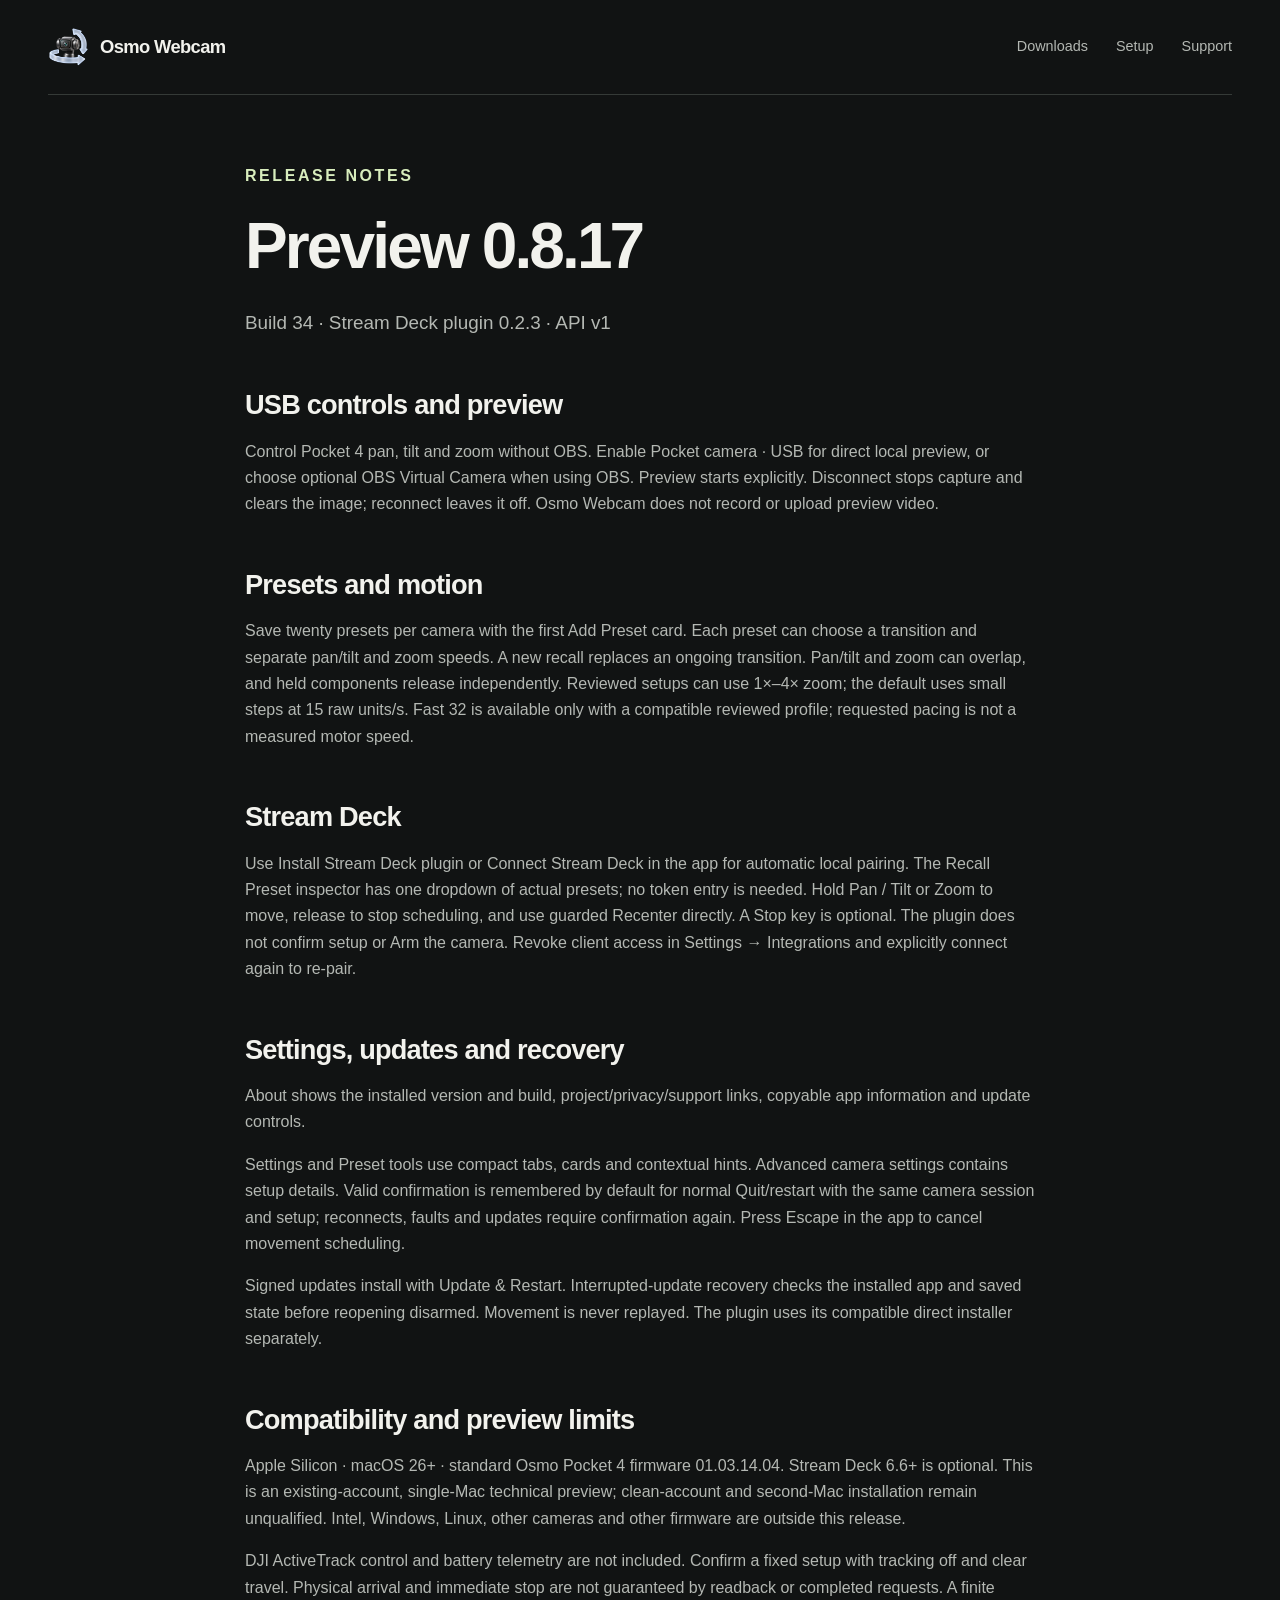
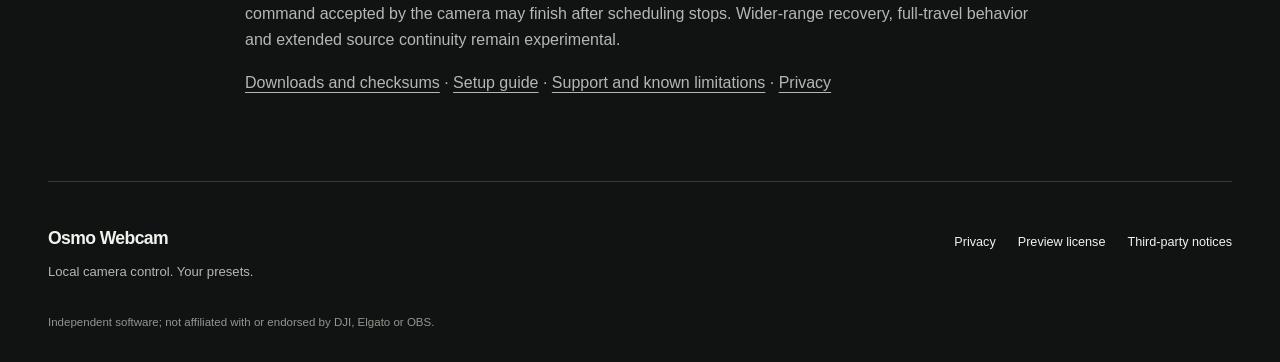
<file: releases/v0.8.17-preview.34.html>
<!doctype html><html lang="en"><head><meta charset="utf-8"><meta name="viewport" content="width=device-width,initial-scale=1"><title>Osmo Webcam 0.8.17 — Release notes</title><link rel="stylesheet" href="../style.css"><link rel="icon" href="../assets/osmo-webcam.png"></head><body>
<a class="skip" href="#main">Skip to content</a><header class="siteHeader"><a class="brand" href="../index.html"><img src="../assets/osmo-webcam.png" width="40" height="40" alt=""><span>Osmo Webcam</span></a><nav aria-label="Main navigation"><a href="../index.html#downloads">Downloads</a><a href="../setup.html">Setup</a><a href="../support.html">Support</a></nav></header>
<main id="main" class="article"><p class="eyebrow">RELEASE NOTES</p><h1>Preview 0.8.17</h1><p class="pageLead">Build 34 · Stream Deck plugin 0.2.3 · API v1</p>
<h2>USB controls and preview</h2><p>Control Pocket 4 pan, tilt and zoom without OBS. Enable Pocket camera · USB for direct local preview, or choose optional OBS Virtual Camera when using OBS. Preview starts explicitly. Disconnect stops capture and clears the image; reconnect leaves it off. Osmo Webcam does not record or upload preview video.</p>
<h2>Presets and motion</h2><p>Save twenty presets per camera with the first Add Preset card. Each preset can choose a transition and separate pan/tilt and zoom speeds. A new recall replaces an ongoing transition. Pan/tilt and zoom can overlap, and held components release independently. Reviewed setups can use 1×–4× zoom; the default uses small steps at 15 raw units/s. Fast 32 is available only with a compatible reviewed profile; requested pacing is not a measured motor speed.</p>
<h2>Stream Deck</h2><p>Use Install Stream Deck plugin or Connect Stream Deck in the app for automatic local pairing. The Recall Preset inspector has one dropdown of actual presets; no token entry is needed. Hold Pan / Tilt or Zoom to move, release to stop scheduling, and use guarded Recenter directly. A Stop key is optional. The plugin does not confirm setup or Arm the camera. Revoke client access in Settings → Integrations and explicitly connect again to re-pair.</p>
<h2>Settings, updates and recovery</h2><p>About shows the installed version and build, project/privacy/support links, copyable app information and update controls.</p><p>Settings and Preset tools use compact tabs, cards and contextual hints. Advanced camera settings contains setup details. Valid confirmation is remembered by default for normal Quit/restart with the same camera session and setup; reconnects, faults and updates require confirmation again. Press Escape in the app to cancel movement scheduling.</p><p>Signed updates install with Update &amp; Restart. Interrupted-update recovery checks the installed app and saved state before reopening disarmed. Movement is never replayed. The plugin uses its compatible direct installer separately.</p>
<h2>Compatibility and preview limits</h2><p>Apple Silicon · macOS 26+ · standard Osmo Pocket 4 firmware 01.03.14.04. Stream Deck 6.6+ is optional. This is an existing-account, single-Mac technical preview; clean-account and second-Mac installation remain unqualified. Intel, Windows, Linux, other cameras and other firmware are outside this release.</p><p>DJI ActiveTrack control and battery telemetry are not included. Confirm a fixed setup with tracking off and clear travel. Physical arrival and immediate stop are not guaranteed by readback or completed requests. A finite command accepted by the camera may finish after scheduling stops. Wider-range recovery, full-travel behavior and extended source continuity remain experimental.</p>
<p><a href="../index.html#downloads">Downloads and checksums</a> · <a href="../setup.html">Setup guide</a> · <a href="../support.html">Support and known limitations</a> · <a href="../privacy.html">Privacy</a></p></main>
<footer class="siteFooter"><div><a class="footerBrand" href="../index.html">Osmo Webcam</a><p>Local camera control. Your presets.</p></div><div class="footerLinks"><a href="../privacy.html">Privacy</a><a href="../LICENSE.txt">Preview license</a><a href="../third-party.html">Third-party notices</a></div><p class="finePrint">Independent software; not affiliated with or endorsed by DJI, Elgato or OBS.</p></footer></body></html>
</file>
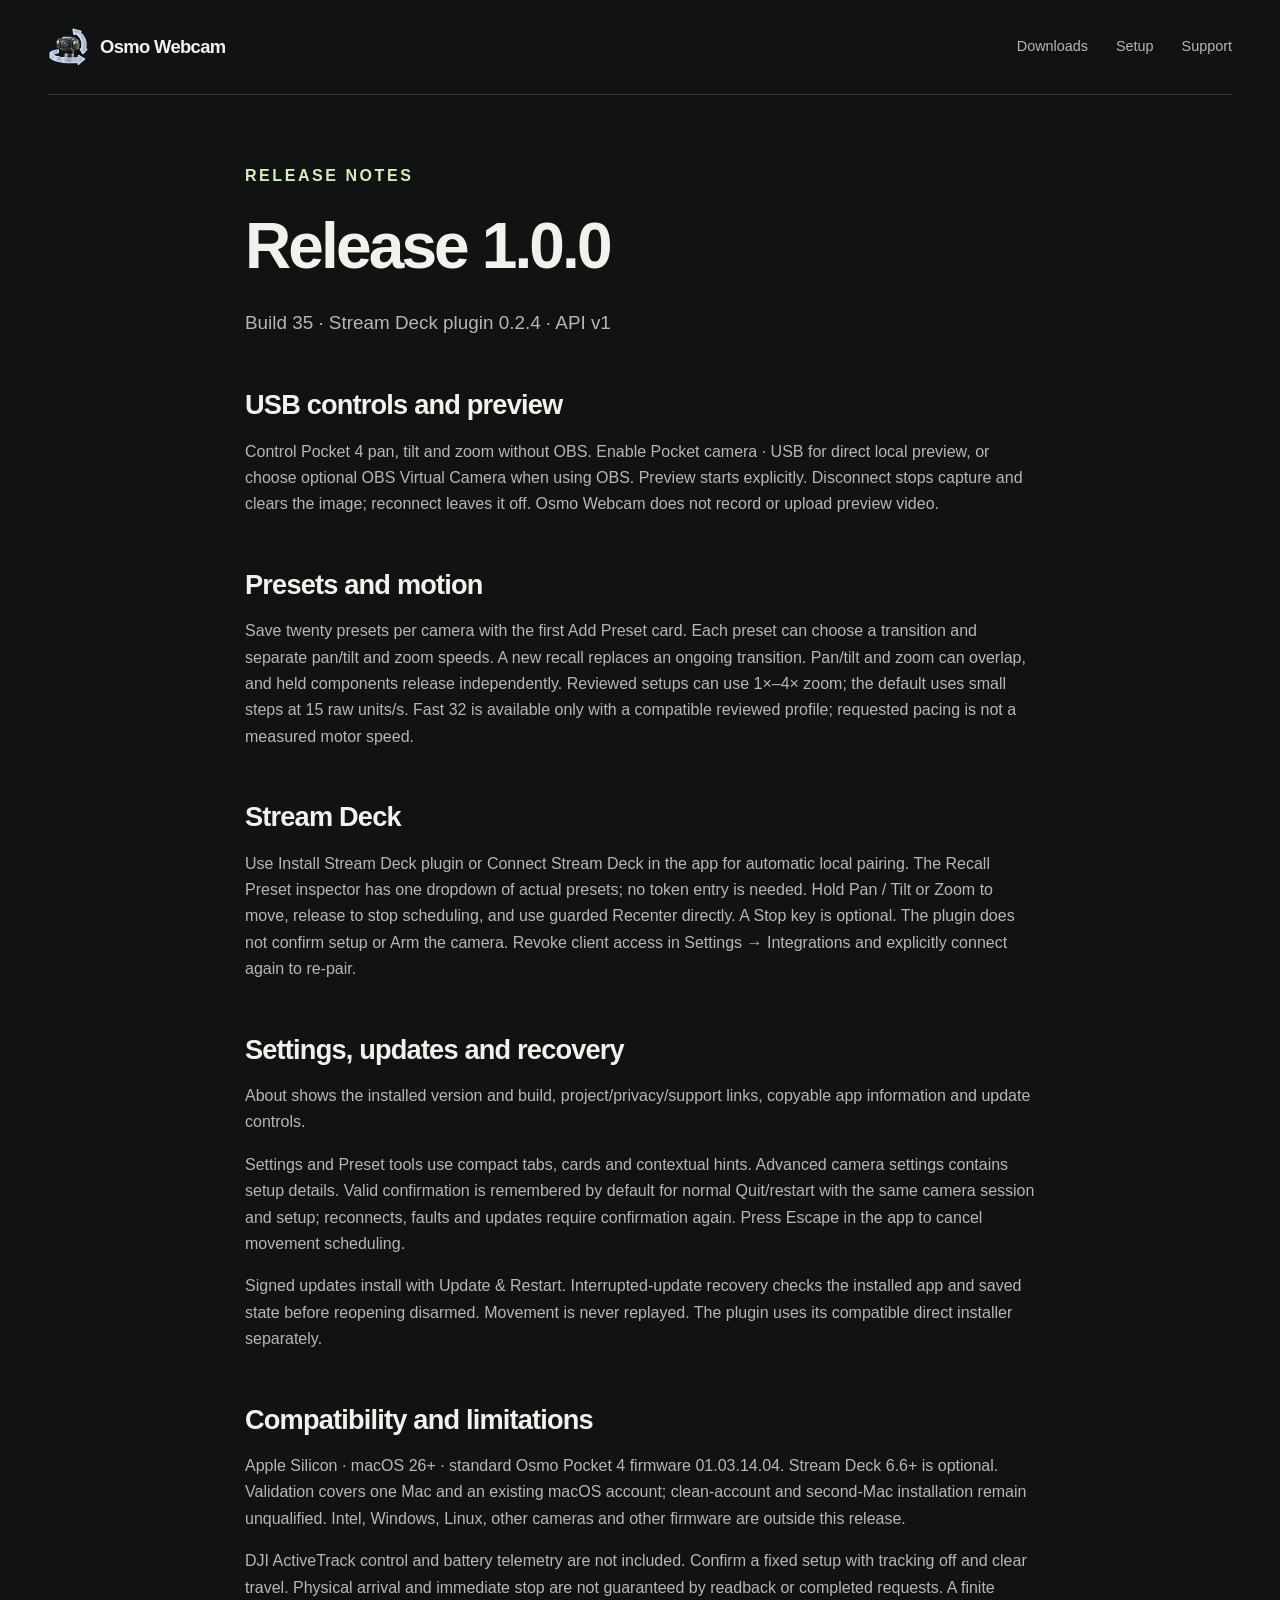
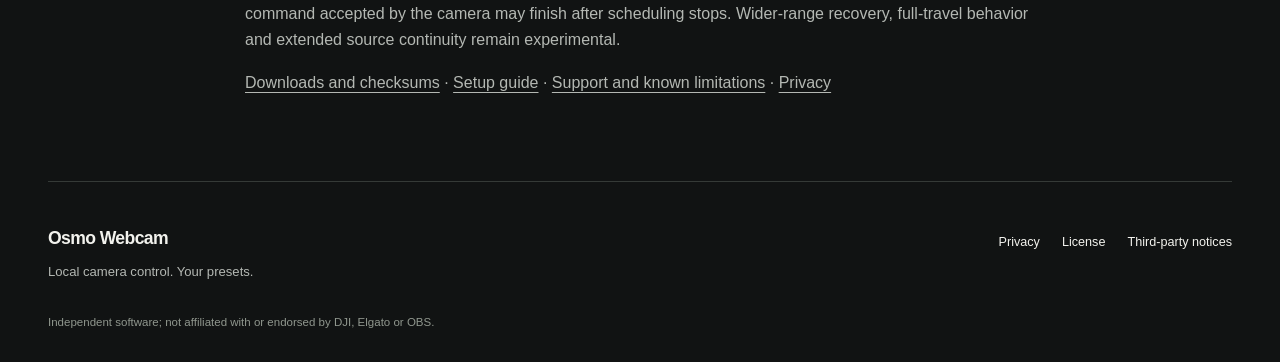
<file: releases/v1.0.0.html>
<!doctype html><html lang="en"><head><meta charset="utf-8"><meta name="viewport" content="width=device-width,initial-scale=1"><title>Osmo Webcam 1.0.0 — Release notes</title><link rel="stylesheet" href="../style.css"><link rel="icon" href="../assets/osmo-webcam.png"></head><body>
<a class="skip" href="#main">Skip to content</a><header class="siteHeader"><a class="brand" href="../index.html"><img src="../assets/osmo-webcam.png" width="40" height="40" alt=""><span>Osmo Webcam</span></a><nav aria-label="Main navigation"><a href="../index.html#downloads">Downloads</a><a href="../setup.html">Setup</a><a href="../support.html">Support</a></nav></header>
<main id="main" class="article"><p class="eyebrow">RELEASE NOTES</p><h1>Release 1.0.0</h1><p class="pageLead">Build 35 · Stream Deck plugin 0.2.4 · API v1</p>
<h2>USB controls and preview</h2><p>Control Pocket 4 pan, tilt and zoom without OBS. Enable Pocket camera · USB for direct local preview, or choose optional OBS Virtual Camera when using OBS. Preview starts explicitly. Disconnect stops capture and clears the image; reconnect leaves it off. Osmo Webcam does not record or upload preview video.</p>
<h2>Presets and motion</h2><p>Save twenty presets per camera with the first Add Preset card. Each preset can choose a transition and separate pan/tilt and zoom speeds. A new recall replaces an ongoing transition. Pan/tilt and zoom can overlap, and held components release independently. Reviewed setups can use 1×–4× zoom; the default uses small steps at 15 raw units/s. Fast 32 is available only with a compatible reviewed profile; requested pacing is not a measured motor speed.</p>
<h2>Stream Deck</h2><p>Use Install Stream Deck plugin or Connect Stream Deck in the app for automatic local pairing. The Recall Preset inspector has one dropdown of actual presets; no token entry is needed. Hold Pan / Tilt or Zoom to move, release to stop scheduling, and use guarded Recenter directly. A Stop key is optional. The plugin does not confirm setup or Arm the camera. Revoke client access in Settings → Integrations and explicitly connect again to re-pair.</p>
<h2>Settings, updates and recovery</h2><p>About shows the installed version and build, project/privacy/support links, copyable app information and update controls.</p><p>Settings and Preset tools use compact tabs, cards and contextual hints. Advanced camera settings contains setup details. Valid confirmation is remembered by default for normal Quit/restart with the same camera session and setup; reconnects, faults and updates require confirmation again. Press Escape in the app to cancel movement scheduling.</p><p>Signed updates install with Update &amp; Restart. Interrupted-update recovery checks the installed app and saved state before reopening disarmed. Movement is never replayed. The plugin uses its compatible direct installer separately.</p>
<h2>Compatibility and limitations</h2><p>Apple Silicon · macOS 26+ · standard Osmo Pocket 4 firmware 01.03.14.04. Stream Deck 6.6+ is optional. Validation covers one Mac and an existing macOS account; clean-account and second-Mac installation remain unqualified. Intel, Windows, Linux, other cameras and other firmware are outside this release.</p><p>DJI ActiveTrack control and battery telemetry are not included. Confirm a fixed setup with tracking off and clear travel. Physical arrival and immediate stop are not guaranteed by readback or completed requests. A finite command accepted by the camera may finish after scheduling stops. Wider-range recovery, full-travel behavior and extended source continuity remain experimental.</p>
<p><a href="../index.html#downloads">Downloads and checksums</a> · <a href="../setup.html">Setup guide</a> · <a href="../support.html">Support and known limitations</a> · <a href="../privacy.html">Privacy</a></p></main>
<footer class="siteFooter"><div><a class="footerBrand" href="../index.html">Osmo Webcam</a><p>Local camera control. Your presets.</p></div><div class="footerLinks"><a href="../privacy.html">Privacy</a><a href="../LICENSE.txt">License</a><a href="../third-party.html">Third-party notices</a></div><p class="finePrint">Independent software; not affiliated with or endorsed by DJI, Elgato or OBS.</p></footer></body></html>
</file>
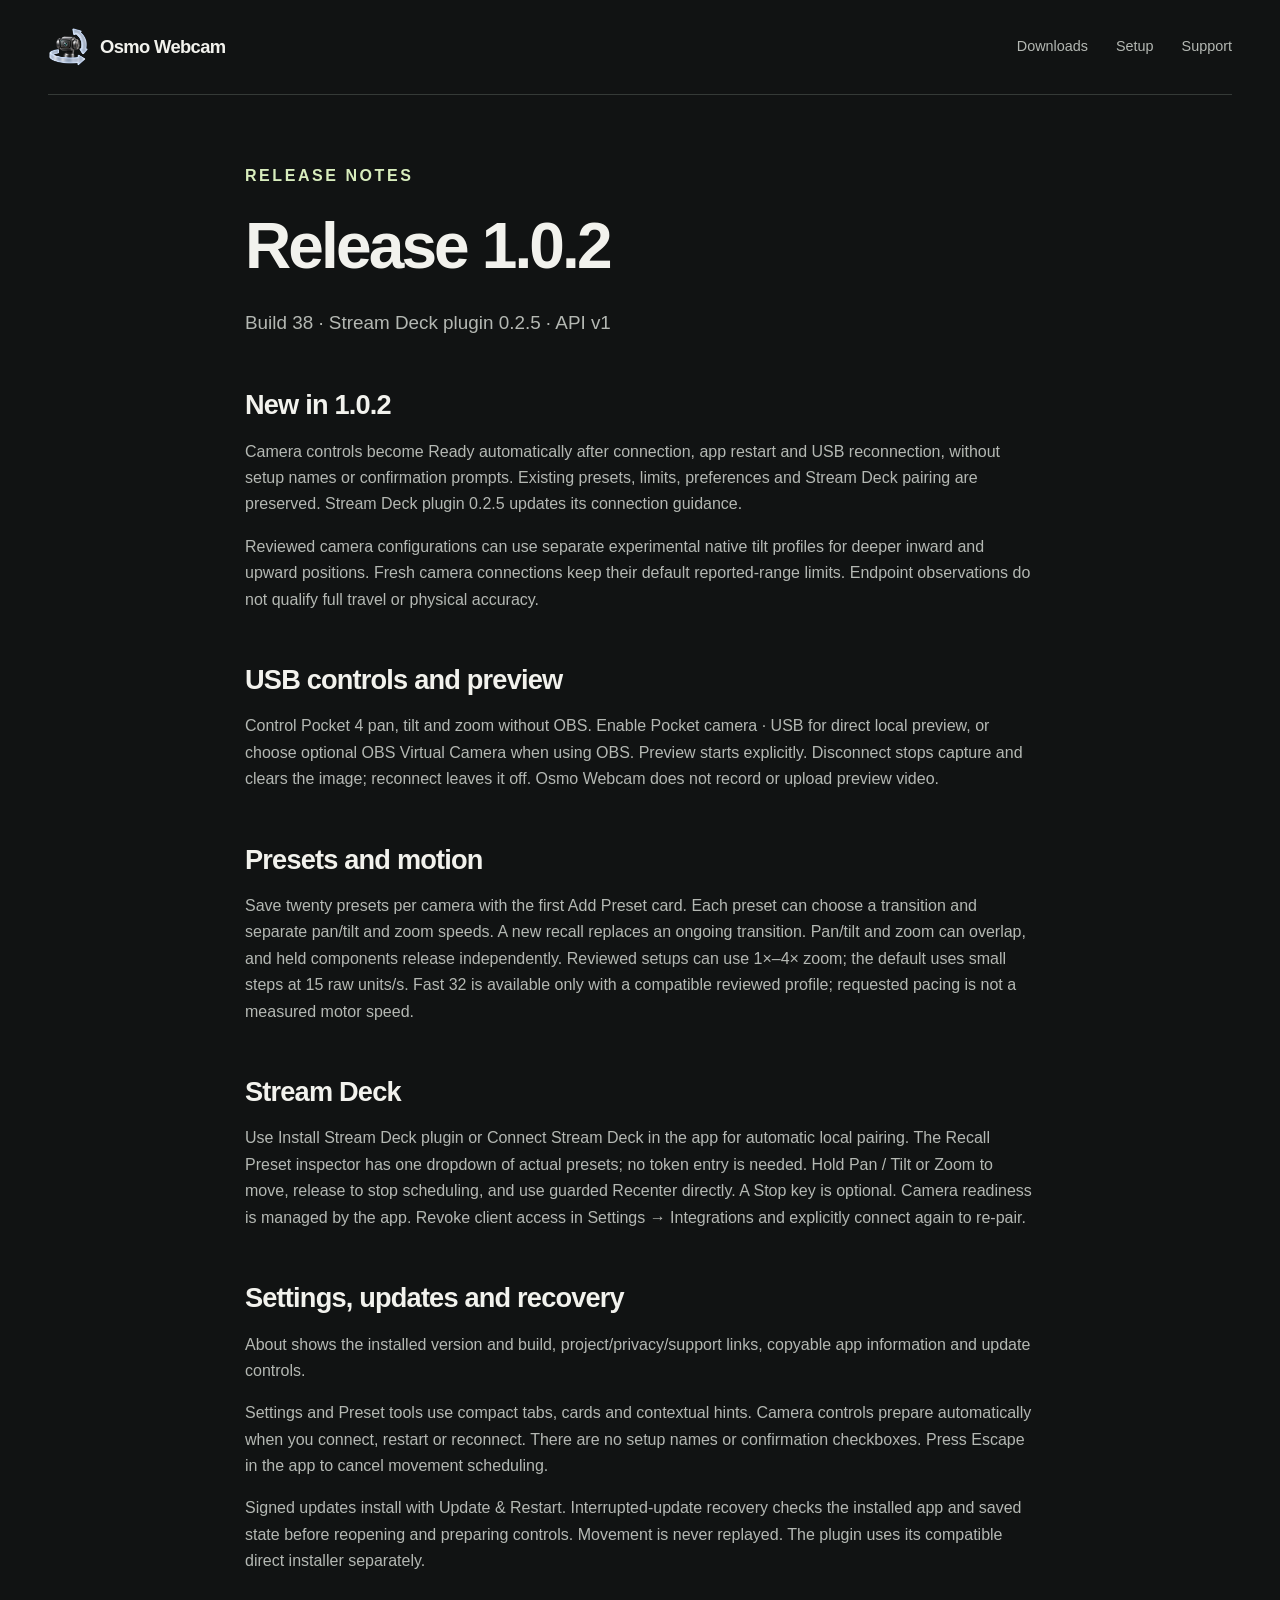
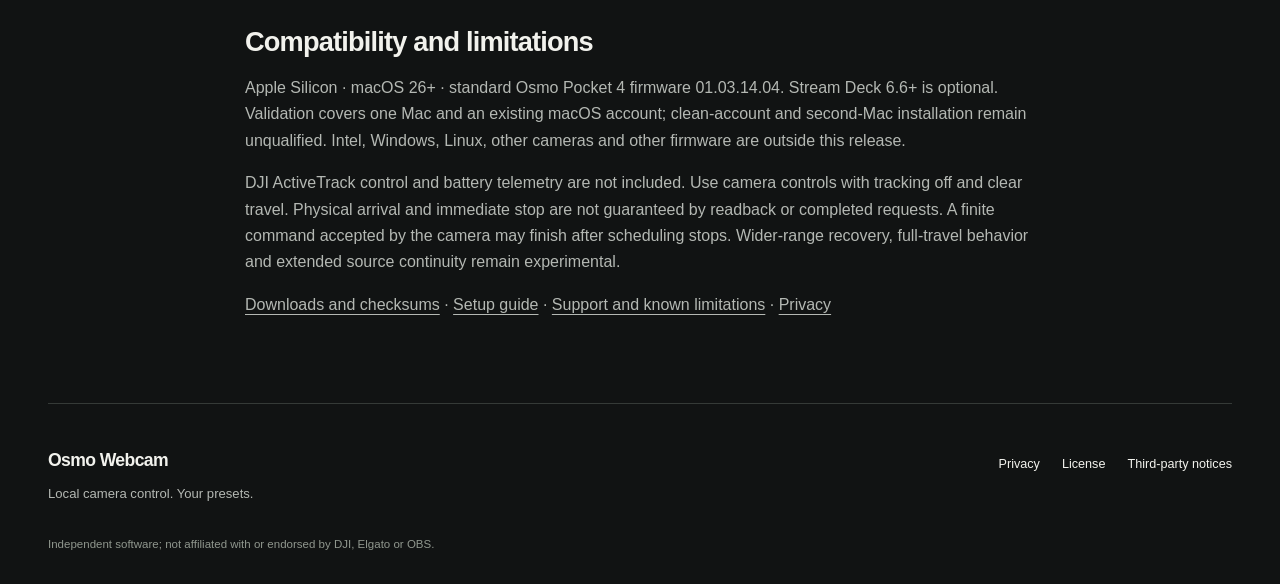
<file: releases/v1.0.2.html>
<!doctype html><html lang="en"><head><meta charset="utf-8"><meta name="viewport" content="width=device-width,initial-scale=1"><title>Osmo Webcam 1.0.2 — Release notes</title><link rel="stylesheet" href="../style.css"><link rel="icon" href="../assets/osmo-webcam.png"></head><body>
<a class="skip" href="#main">Skip to content</a><header class="siteHeader"><a class="brand" href="../index.html"><img src="../assets/osmo-webcam.png" width="40" height="40" alt=""><span>Osmo Webcam</span></a><nav aria-label="Main navigation"><a href="../index.html#downloads">Downloads</a><a href="../setup.html">Setup</a><a href="../support.html">Support</a></nav></header>
<main id="main" class="article"><p class="eyebrow">RELEASE NOTES</p><h1>Release 1.0.2</h1><p class="pageLead">Build 38 · Stream Deck plugin 0.2.5 · API v1</p>
<h2>New in 1.0.2</h2><p>Camera controls become Ready automatically after connection, app restart and USB reconnection, without setup names or confirmation prompts. Existing presets, limits, preferences and Stream Deck pairing are preserved. Stream Deck plugin 0.2.5 updates its connection guidance.</p><p>Reviewed camera configurations can use separate experimental native tilt profiles for deeper inward and upward positions. Fresh camera connections keep their default reported-range limits. Endpoint observations do not qualify full travel or physical accuracy.</p>
<h2>USB controls and preview</h2><p>Control Pocket 4 pan, tilt and zoom without OBS. Enable Pocket camera · USB for direct local preview, or choose optional OBS Virtual Camera when using OBS. Preview starts explicitly. Disconnect stops capture and clears the image; reconnect leaves it off. Osmo Webcam does not record or upload preview video.</p>
<h2>Presets and motion</h2><p>Save twenty presets per camera with the first Add Preset card. Each preset can choose a transition and separate pan/tilt and zoom speeds. A new recall replaces an ongoing transition. Pan/tilt and zoom can overlap, and held components release independently. Reviewed setups can use 1×–4× zoom; the default uses small steps at 15 raw units/s. Fast 32 is available only with a compatible reviewed profile; requested pacing is not a measured motor speed.</p>
<h2>Stream Deck</h2><p>Use Install Stream Deck plugin or Connect Stream Deck in the app for automatic local pairing. The Recall Preset inspector has one dropdown of actual presets; no token entry is needed. Hold Pan / Tilt or Zoom to move, release to stop scheduling, and use guarded Recenter directly. A Stop key is optional. Camera readiness is managed by the app. Revoke client access in Settings → Integrations and explicitly connect again to re-pair.</p>
<h2>Settings, updates and recovery</h2><p>About shows the installed version and build, project/privacy/support links, copyable app information and update controls.</p><p>Settings and Preset tools use compact tabs, cards and contextual hints. Camera controls prepare automatically when you connect, restart or reconnect. There are no setup names or confirmation checkboxes. Press Escape in the app to cancel movement scheduling.</p><p>Signed updates install with Update &amp; Restart. Interrupted-update recovery checks the installed app and saved state before reopening and preparing controls. Movement is never replayed. The plugin uses its compatible direct installer separately.</p>
<h2>Compatibility and limitations</h2><p>Apple Silicon · macOS 26+ · standard Osmo Pocket 4 firmware 01.03.14.04. Stream Deck 6.6+ is optional. Validation covers one Mac and an existing macOS account; clean-account and second-Mac installation remain unqualified. Intel, Windows, Linux, other cameras and other firmware are outside this release.</p><p>DJI ActiveTrack control and battery telemetry are not included. Use camera controls with tracking off and clear travel. Physical arrival and immediate stop are not guaranteed by readback or completed requests. A finite command accepted by the camera may finish after scheduling stops. Wider-range recovery, full-travel behavior and extended source continuity remain experimental.</p>
<p><a href="../index.html#downloads">Downloads and checksums</a> · <a href="../setup.html">Setup guide</a> · <a href="../support.html">Support and known limitations</a> · <a href="../privacy.html">Privacy</a></p></main>
<footer class="siteFooter"><div><a class="footerBrand" href="../index.html">Osmo Webcam</a><p>Local camera control. Your presets.</p></div><div class="footerLinks"><a href="../privacy.html">Privacy</a><a href="../LICENSE.txt">License</a><a href="../third-party.html">Third-party notices</a></div><p class="finePrint">Independent software; not affiliated with or endorsed by DJI, Elgato or OBS.</p></footer></body></html>
</file>
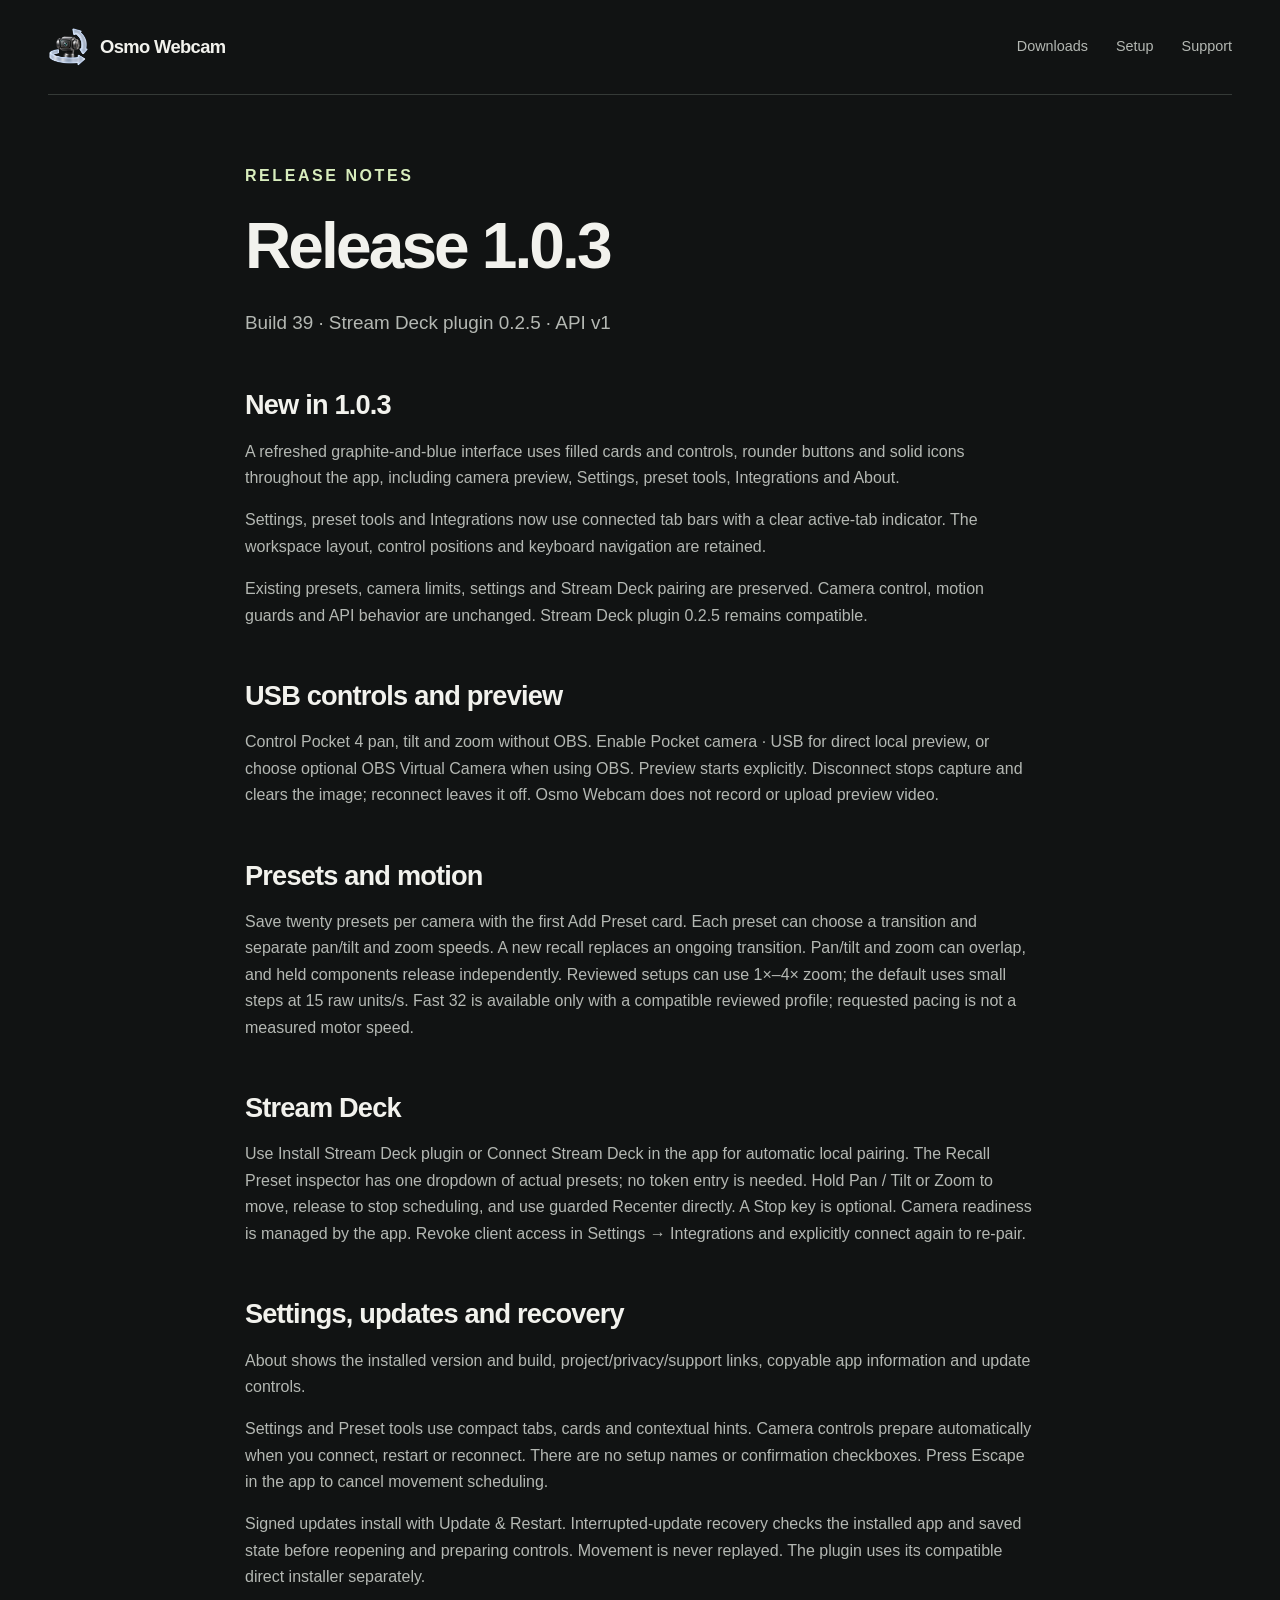
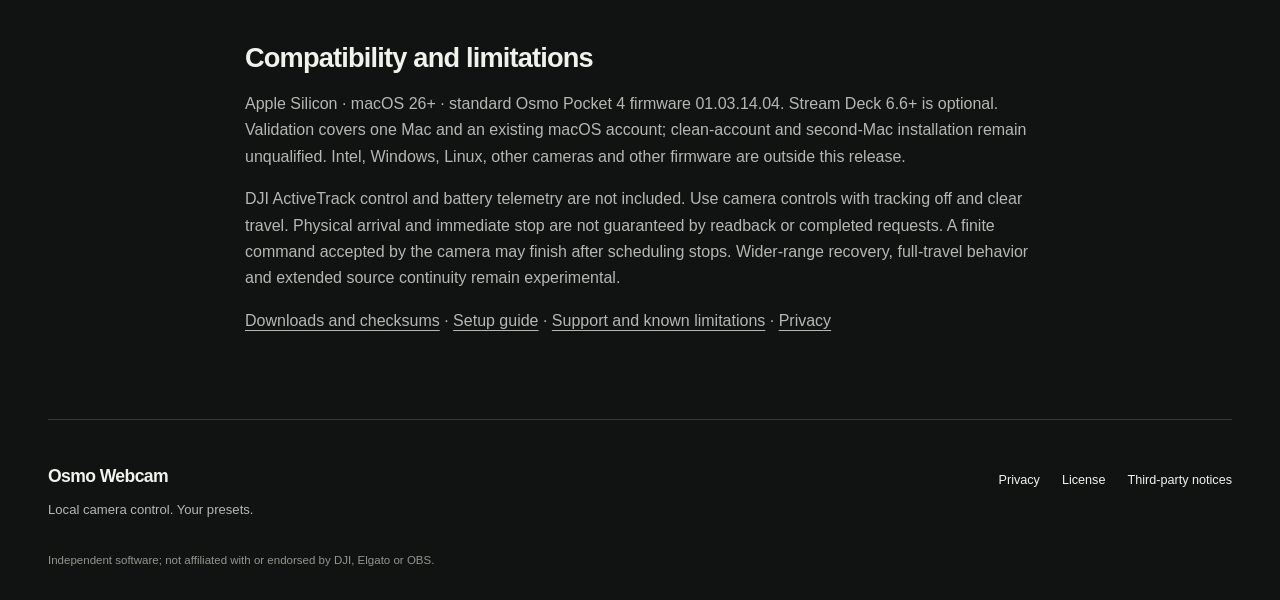
<file: releases/v1.0.3.html>
<!doctype html><html lang="en"><head><meta charset="utf-8"><meta name="viewport" content="width=device-width,initial-scale=1"><title>Osmo Webcam 1.0.3 — Release notes</title><link rel="stylesheet" href="../style.css"><link rel="icon" href="../assets/osmo-webcam.png"></head><body>
<a class="skip" href="#main">Skip to content</a><header class="siteHeader"><a class="brand" href="../index.html"><img src="../assets/osmo-webcam.png" width="40" height="40" alt=""><span>Osmo Webcam</span></a><nav aria-label="Main navigation"><a href="../index.html#downloads">Downloads</a><a href="../setup.html">Setup</a><a href="../support.html">Support</a></nav></header>
<main id="main" class="article"><p class="eyebrow">RELEASE NOTES</p><h1>Release 1.0.3</h1><p class="pageLead">Build 39 · Stream Deck plugin 0.2.5 · API v1</p>
<h2>New in 1.0.3</h2><p>A refreshed graphite-and-blue interface uses filled cards and controls, rounder buttons and solid icons throughout the app, including camera preview, Settings, preset tools, Integrations and About.</p><p>Settings, preset tools and Integrations now use connected tab bars with a clear active-tab indicator. The workspace layout, control positions and keyboard navigation are retained.</p><p>Existing presets, camera limits, settings and Stream Deck pairing are preserved. Camera control, motion guards and API behavior are unchanged. Stream Deck plugin 0.2.5 remains compatible.</p>
<h2>USB controls and preview</h2><p>Control Pocket 4 pan, tilt and zoom without OBS. Enable Pocket camera · USB for direct local preview, or choose optional OBS Virtual Camera when using OBS. Preview starts explicitly. Disconnect stops capture and clears the image; reconnect leaves it off. Osmo Webcam does not record or upload preview video.</p>
<h2>Presets and motion</h2><p>Save twenty presets per camera with the first Add Preset card. Each preset can choose a transition and separate pan/tilt and zoom speeds. A new recall replaces an ongoing transition. Pan/tilt and zoom can overlap, and held components release independently. Reviewed setups can use 1×–4× zoom; the default uses small steps at 15 raw units/s. Fast 32 is available only with a compatible reviewed profile; requested pacing is not a measured motor speed.</p>
<h2>Stream Deck</h2><p>Use Install Stream Deck plugin or Connect Stream Deck in the app for automatic local pairing. The Recall Preset inspector has one dropdown of actual presets; no token entry is needed. Hold Pan / Tilt or Zoom to move, release to stop scheduling, and use guarded Recenter directly. A Stop key is optional. Camera readiness is managed by the app. Revoke client access in Settings → Integrations and explicitly connect again to re-pair.</p>
<h2>Settings, updates and recovery</h2><p>About shows the installed version and build, project/privacy/support links, copyable app information and update controls.</p><p>Settings and Preset tools use compact tabs, cards and contextual hints. Camera controls prepare automatically when you connect, restart or reconnect. There are no setup names or confirmation checkboxes. Press Escape in the app to cancel movement scheduling.</p><p>Signed updates install with Update &amp; Restart. Interrupted-update recovery checks the installed app and saved state before reopening and preparing controls. Movement is never replayed. The plugin uses its compatible direct installer separately.</p>
<h2>Compatibility and limitations</h2><p>Apple Silicon · macOS 26+ · standard Osmo Pocket 4 firmware 01.03.14.04. Stream Deck 6.6+ is optional. Validation covers one Mac and an existing macOS account; clean-account and second-Mac installation remain unqualified. Intel, Windows, Linux, other cameras and other firmware are outside this release.</p><p>DJI ActiveTrack control and battery telemetry are not included. Use camera controls with tracking off and clear travel. Physical arrival and immediate stop are not guaranteed by readback or completed requests. A finite command accepted by the camera may finish after scheduling stops. Wider-range recovery, full-travel behavior and extended source continuity remain experimental.</p>
<p><a href="../index.html#downloads">Downloads and checksums</a> · <a href="../setup.html">Setup guide</a> · <a href="../support.html">Support and known limitations</a> · <a href="../privacy.html">Privacy</a></p></main>
<footer class="siteFooter"><div><a class="footerBrand" href="../index.html">Osmo Webcam</a><p>Local camera control. Your presets.</p></div><div class="footerLinks"><a href="../privacy.html">Privacy</a><a href="../LICENSE.txt">License</a><a href="../third-party.html">Third-party notices</a></div><p class="finePrint">Independent software; not affiliated with or endorsed by DJI, Elgato or OBS.</p></footer></body></html>
</file>
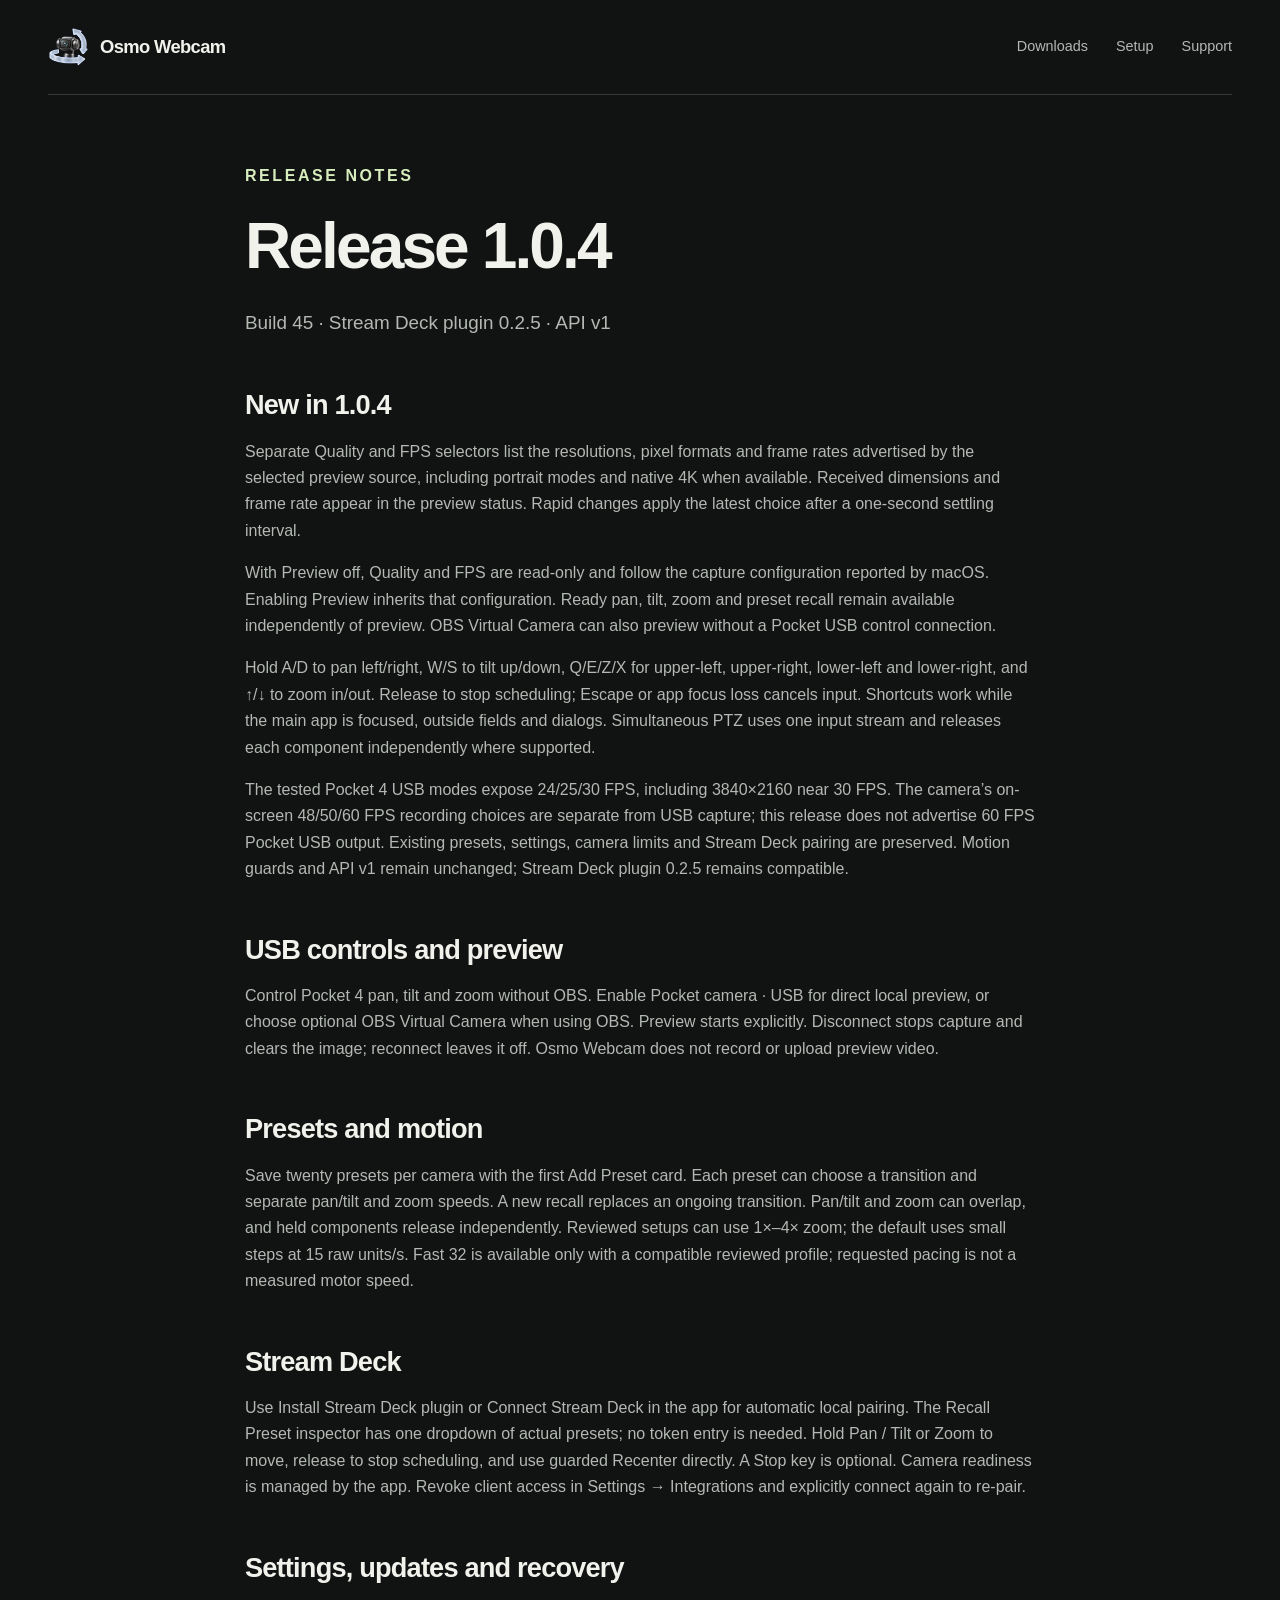
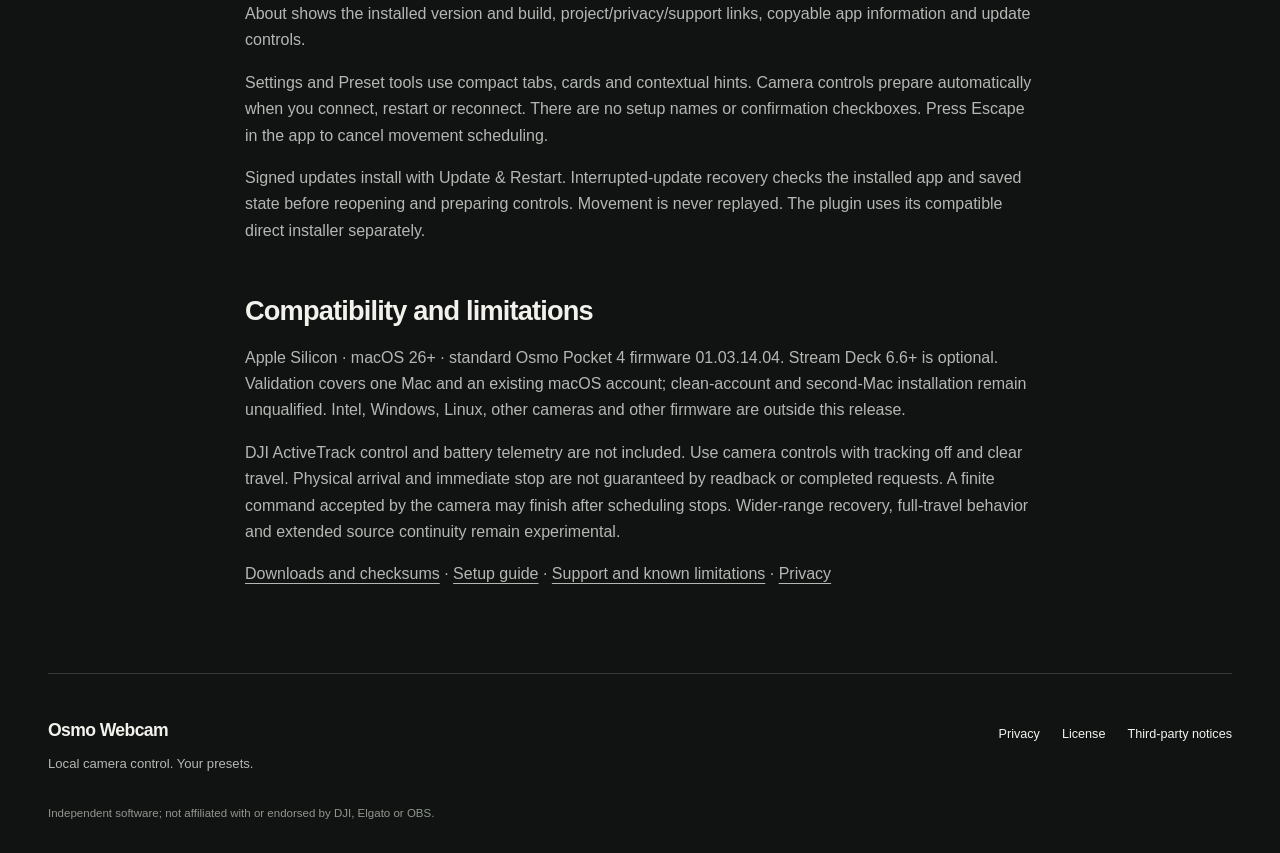
<file: releases/v1.0.4.html>
<!doctype html><html lang="en"><head><meta charset="utf-8"><meta name="viewport" content="width=device-width,initial-scale=1"><title>Osmo Webcam 1.0.4 — Release notes</title><link rel="stylesheet" href="../style.css"><link rel="icon" href="../assets/osmo-webcam.png"></head><body>
<a class="skip" href="#main">Skip to content</a><header class="siteHeader"><a class="brand" href="../index.html"><img src="../assets/osmo-webcam.png" width="40" height="40" alt=""><span>Osmo Webcam</span></a><nav aria-label="Main navigation"><a href="../index.html#downloads">Downloads</a><a href="../setup.html">Setup</a><a href="../support.html">Support</a></nav></header>
<main id="main" class="article"><p class="eyebrow">RELEASE NOTES</p><h1>Release 1.0.4</h1><p class="pageLead">Build 45 · Stream Deck plugin 0.2.5 · API v1</p>
<h2>New in 1.0.4</h2><p>Separate Quality and FPS selectors list the resolutions, pixel formats and frame rates advertised by the selected preview source, including portrait modes and native 4K when available. Received dimensions and frame rate appear in the preview status. Rapid changes apply the latest choice after a one-second settling interval.</p><p>With Preview off, Quality and FPS are read-only and follow the capture configuration reported by macOS. Enabling Preview inherits that configuration. Ready pan, tilt, zoom and preset recall remain available independently of preview. OBS Virtual Camera can also preview without a Pocket USB control connection.</p><p>Hold A/D to pan left/right, W/S to tilt up/down, Q/E/Z/X for upper-left, upper-right, lower-left and lower-right, and ↑/↓ to zoom in/out. Release to stop scheduling; Escape or app focus loss cancels input. Shortcuts work while the main app is focused, outside fields and dialogs. Simultaneous PTZ uses one input stream and releases each component independently where supported.</p><p>The tested Pocket 4 USB modes expose 24/25/30 FPS, including 3840×2160 near 30 FPS. The camera’s on-screen 48/50/60 FPS recording choices are separate from USB capture; this release does not advertise 60 FPS Pocket USB output. Existing presets, settings, camera limits and Stream Deck pairing are preserved. Motion guards and API v1 remain unchanged; Stream Deck plugin 0.2.5 remains compatible.</p>
<h2>USB controls and preview</h2><p>Control Pocket 4 pan, tilt and zoom without OBS. Enable Pocket camera · USB for direct local preview, or choose optional OBS Virtual Camera when using OBS. Preview starts explicitly. Disconnect stops capture and clears the image; reconnect leaves it off. Osmo Webcam does not record or upload preview video.</p>
<h2>Presets and motion</h2><p>Save twenty presets per camera with the first Add Preset card. Each preset can choose a transition and separate pan/tilt and zoom speeds. A new recall replaces an ongoing transition. Pan/tilt and zoom can overlap, and held components release independently. Reviewed setups can use 1×–4× zoom; the default uses small steps at 15 raw units/s. Fast 32 is available only with a compatible reviewed profile; requested pacing is not a measured motor speed.</p>
<h2>Stream Deck</h2><p>Use Install Stream Deck plugin or Connect Stream Deck in the app for automatic local pairing. The Recall Preset inspector has one dropdown of actual presets; no token entry is needed. Hold Pan / Tilt or Zoom to move, release to stop scheduling, and use guarded Recenter directly. A Stop key is optional. Camera readiness is managed by the app. Revoke client access in Settings → Integrations and explicitly connect again to re-pair.</p>
<h2>Settings, updates and recovery</h2><p>About shows the installed version and build, project/privacy/support links, copyable app information and update controls.</p><p>Settings and Preset tools use compact tabs, cards and contextual hints. Camera controls prepare automatically when you connect, restart or reconnect. There are no setup names or confirmation checkboxes. Press Escape in the app to cancel movement scheduling.</p><p>Signed updates install with Update &amp; Restart. Interrupted-update recovery checks the installed app and saved state before reopening and preparing controls. Movement is never replayed. The plugin uses its compatible direct installer separately.</p>
<h2>Compatibility and limitations</h2><p>Apple Silicon · macOS 26+ · standard Osmo Pocket 4 firmware 01.03.14.04. Stream Deck 6.6+ is optional. Validation covers one Mac and an existing macOS account; clean-account and second-Mac installation remain unqualified. Intel, Windows, Linux, other cameras and other firmware are outside this release.</p><p>DJI ActiveTrack control and battery telemetry are not included. Use camera controls with tracking off and clear travel. Physical arrival and immediate stop are not guaranteed by readback or completed requests. A finite command accepted by the camera may finish after scheduling stops. Wider-range recovery, full-travel behavior and extended source continuity remain experimental.</p>
<p><a href="../index.html#downloads">Downloads and checksums</a> · <a href="../setup.html">Setup guide</a> · <a href="../support.html">Support and known limitations</a> · <a href="../privacy.html">Privacy</a></p></main>
<footer class="siteFooter"><div><a class="footerBrand" href="../index.html">Osmo Webcam</a><p>Local camera control. Your presets.</p></div><div class="footerLinks"><a href="../privacy.html">Privacy</a><a href="../LICENSE.txt">License</a><a href="../third-party.html">Third-party notices</a></div><p class="finePrint">Independent software; not affiliated with or endorsed by DJI, Elgato or OBS.</p></footer></body></html>
</file>
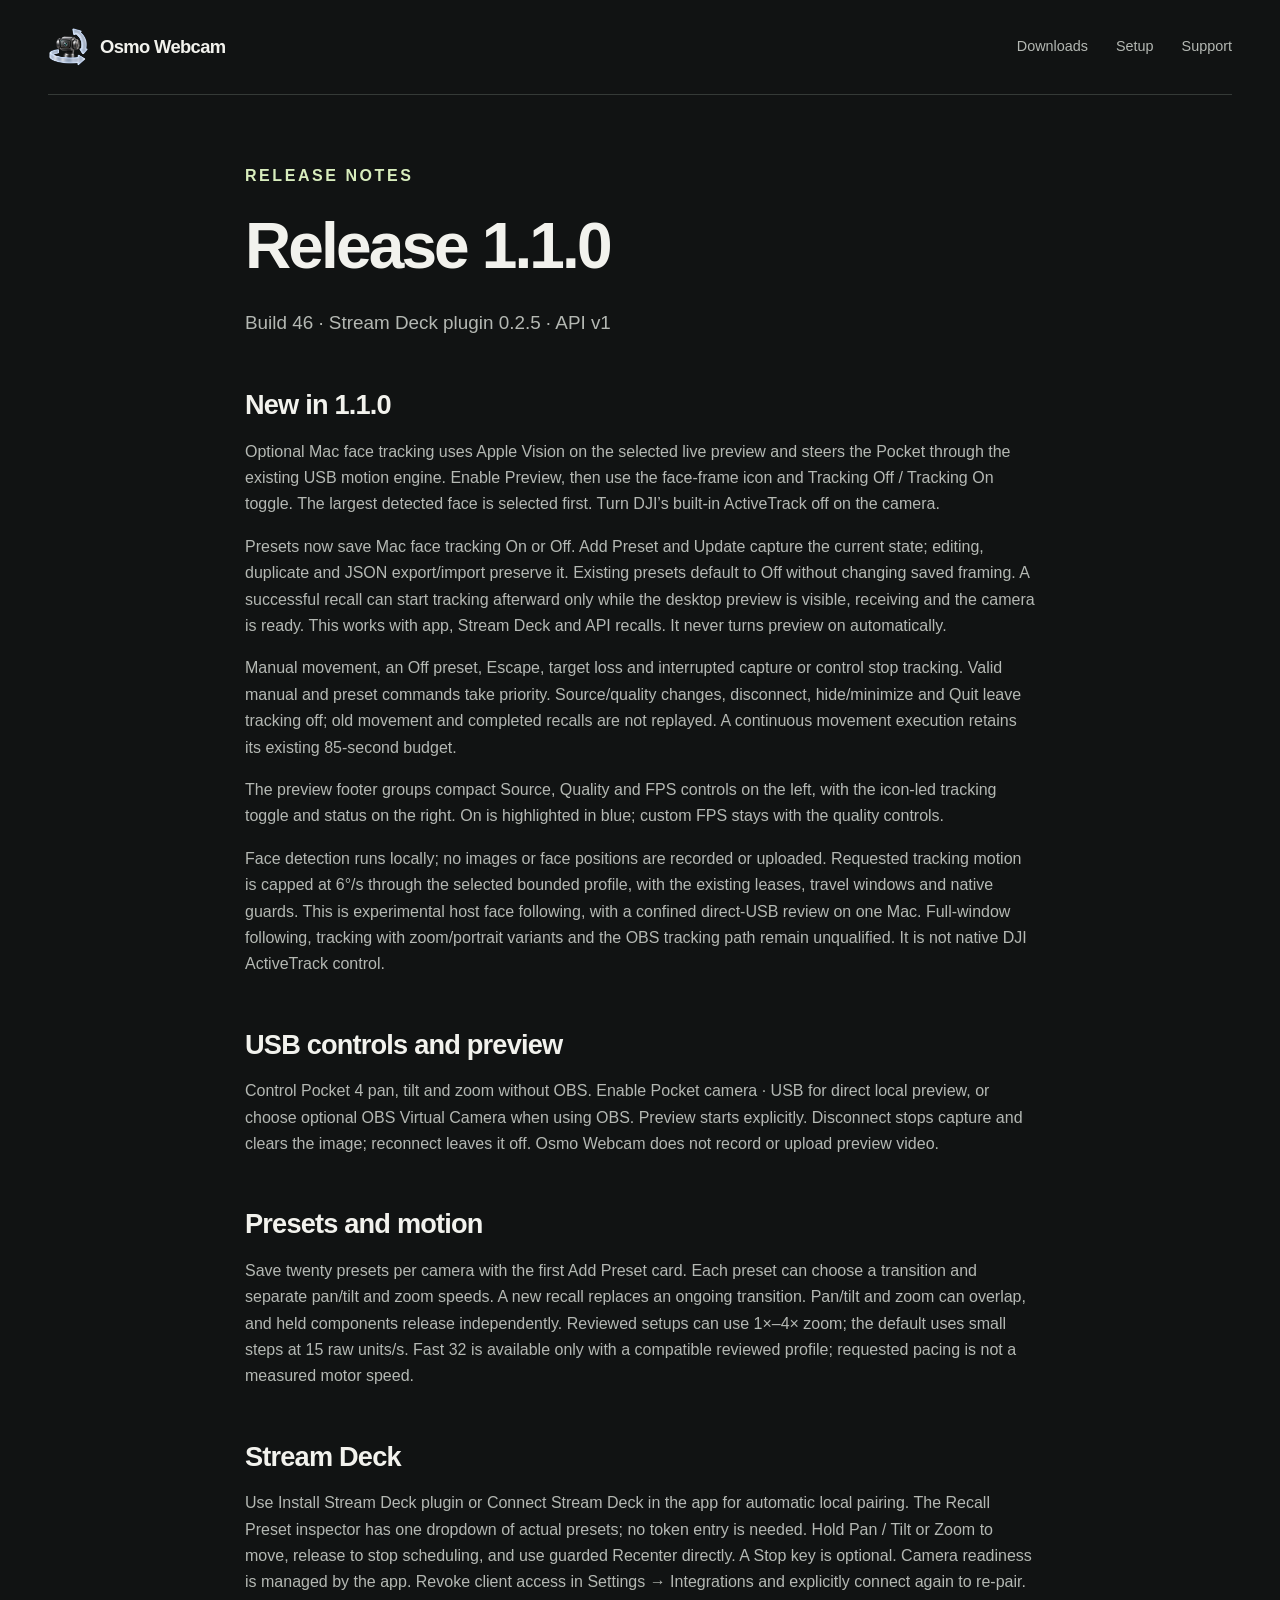
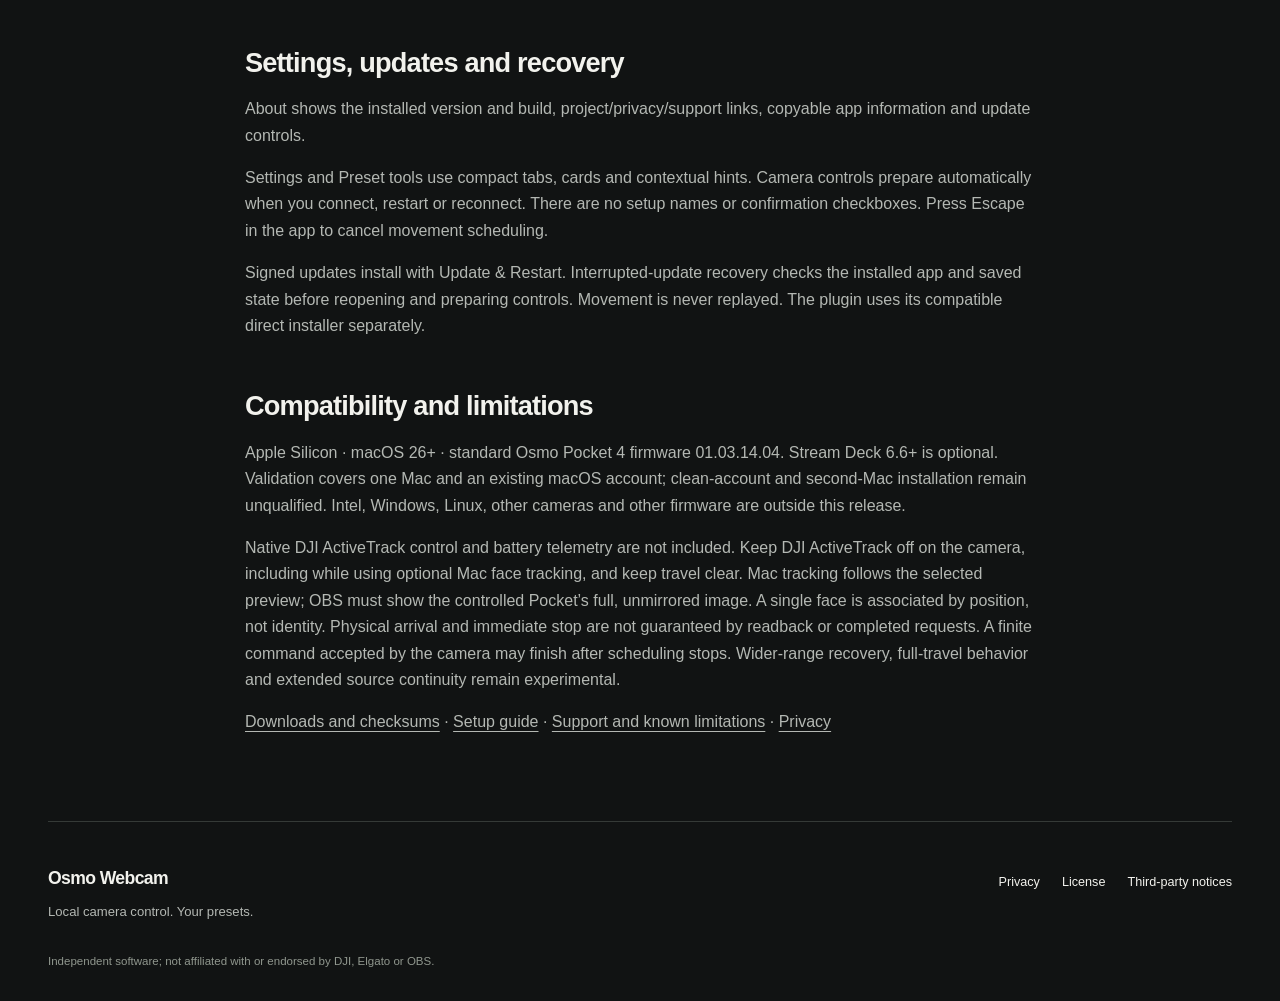
<file: releases/v1.1.0.html>
<!doctype html><html lang="en"><head><meta charset="utf-8"><meta name="viewport" content="width=device-width,initial-scale=1"><title>Osmo Webcam 1.1.0 — Release notes</title><link rel="stylesheet" href="../style.css"><link rel="icon" href="../assets/osmo-webcam.png"></head><body>
<a class="skip" href="#main">Skip to content</a><header class="siteHeader"><a class="brand" href="../index.html"><img src="../assets/osmo-webcam.png" width="40" height="40" alt=""><span>Osmo Webcam</span></a><nav aria-label="Main navigation"><a href="../index.html#downloads">Downloads</a><a href="../setup.html">Setup</a><a href="../support.html">Support</a></nav></header>
<main id="main" class="article"><p class="eyebrow">RELEASE NOTES</p><h1>Release 1.1.0</h1><p class="pageLead">Build 46 · Stream Deck plugin 0.2.5 · API v1</p>
<h2>New in 1.1.0</h2><p>Optional Mac face tracking uses Apple Vision on the selected live preview and steers the Pocket through the existing USB motion engine. Enable Preview, then use the face-frame icon and Tracking Off / Tracking On toggle. The largest detected face is selected first. Turn DJI’s built-in ActiveTrack off on the camera.</p><p>Presets now save Mac face tracking On or Off. Add Preset and Update capture the current state; editing, duplicate and JSON export/import preserve it. Existing presets default to Off without changing saved framing. A successful recall can start tracking afterward only while the desktop preview is visible, receiving and the camera is ready. This works with app, Stream Deck and API recalls. It never turns preview on automatically.</p><p>Manual movement, an Off preset, Escape, target loss and interrupted capture or control stop tracking. Valid manual and preset commands take priority. Source/quality changes, disconnect, hide/minimize and Quit leave tracking off; old movement and completed recalls are not replayed. A continuous movement execution retains its existing 85-second budget.</p><p>The preview footer groups compact Source, Quality and FPS controls on the left, with the icon-led tracking toggle and status on the right. On is highlighted in blue; custom FPS stays with the quality controls.</p><p>Face detection runs locally; no images or face positions are recorded or uploaded. Requested tracking motion is capped at 6°/s through the selected bounded profile, with the existing leases, travel windows and native guards. This is experimental host face following, with a confined direct-USB review on one Mac. Full-window following, tracking with zoom/portrait variants and the OBS tracking path remain unqualified. It is not native DJI ActiveTrack control.</p>
<h2>USB controls and preview</h2><p>Control Pocket 4 pan, tilt and zoom without OBS. Enable Pocket camera · USB for direct local preview, or choose optional OBS Virtual Camera when using OBS. Preview starts explicitly. Disconnect stops capture and clears the image; reconnect leaves it off. Osmo Webcam does not record or upload preview video.</p>
<h2>Presets and motion</h2><p>Save twenty presets per camera with the first Add Preset card. Each preset can choose a transition and separate pan/tilt and zoom speeds. A new recall replaces an ongoing transition. Pan/tilt and zoom can overlap, and held components release independently. Reviewed setups can use 1×–4× zoom; the default uses small steps at 15 raw units/s. Fast 32 is available only with a compatible reviewed profile; requested pacing is not a measured motor speed.</p>
<h2>Stream Deck</h2><p>Use Install Stream Deck plugin or Connect Stream Deck in the app for automatic local pairing. The Recall Preset inspector has one dropdown of actual presets; no token entry is needed. Hold Pan / Tilt or Zoom to move, release to stop scheduling, and use guarded Recenter directly. A Stop key is optional. Camera readiness is managed by the app. Revoke client access in Settings → Integrations and explicitly connect again to re-pair.</p>
<h2>Settings, updates and recovery</h2><p>About shows the installed version and build, project/privacy/support links, copyable app information and update controls.</p><p>Settings and Preset tools use compact tabs, cards and contextual hints. Camera controls prepare automatically when you connect, restart or reconnect. There are no setup names or confirmation checkboxes. Press Escape in the app to cancel movement scheduling.</p><p>Signed updates install with Update &amp; Restart. Interrupted-update recovery checks the installed app and saved state before reopening and preparing controls. Movement is never replayed. The plugin uses its compatible direct installer separately.</p>
<h2>Compatibility and limitations</h2><p>Apple Silicon · macOS 26+ · standard Osmo Pocket 4 firmware 01.03.14.04. Stream Deck 6.6+ is optional. Validation covers one Mac and an existing macOS account; clean-account and second-Mac installation remain unqualified. Intel, Windows, Linux, other cameras and other firmware are outside this release.</p><p>Native DJI ActiveTrack control and battery telemetry are not included. Keep DJI ActiveTrack off on the camera, including while using optional Mac face tracking, and keep travel clear. Mac tracking follows the selected preview; OBS must show the controlled Pocket’s full, unmirrored image. A single face is associated by position, not identity. Physical arrival and immediate stop are not guaranteed by readback or completed requests. A finite command accepted by the camera may finish after scheduling stops. Wider-range recovery, full-travel behavior and extended source continuity remain experimental.</p>
<p><a href="../index.html#downloads">Downloads and checksums</a> · <a href="../setup.html">Setup guide</a> · <a href="../support.html">Support and known limitations</a> · <a href="../privacy.html">Privacy</a></p></main>
<footer class="siteFooter"><div><a class="footerBrand" href="../index.html">Osmo Webcam</a><p>Local camera control. Your presets.</p></div><div class="footerLinks"><a href="../privacy.html">Privacy</a><a href="../LICENSE.txt">License</a><a href="../third-party.html">Third-party notices</a></div><p class="finePrint">Independent software; not affiliated with or endorsed by DJI, Elgato or OBS.</p></footer></body></html>
</file>
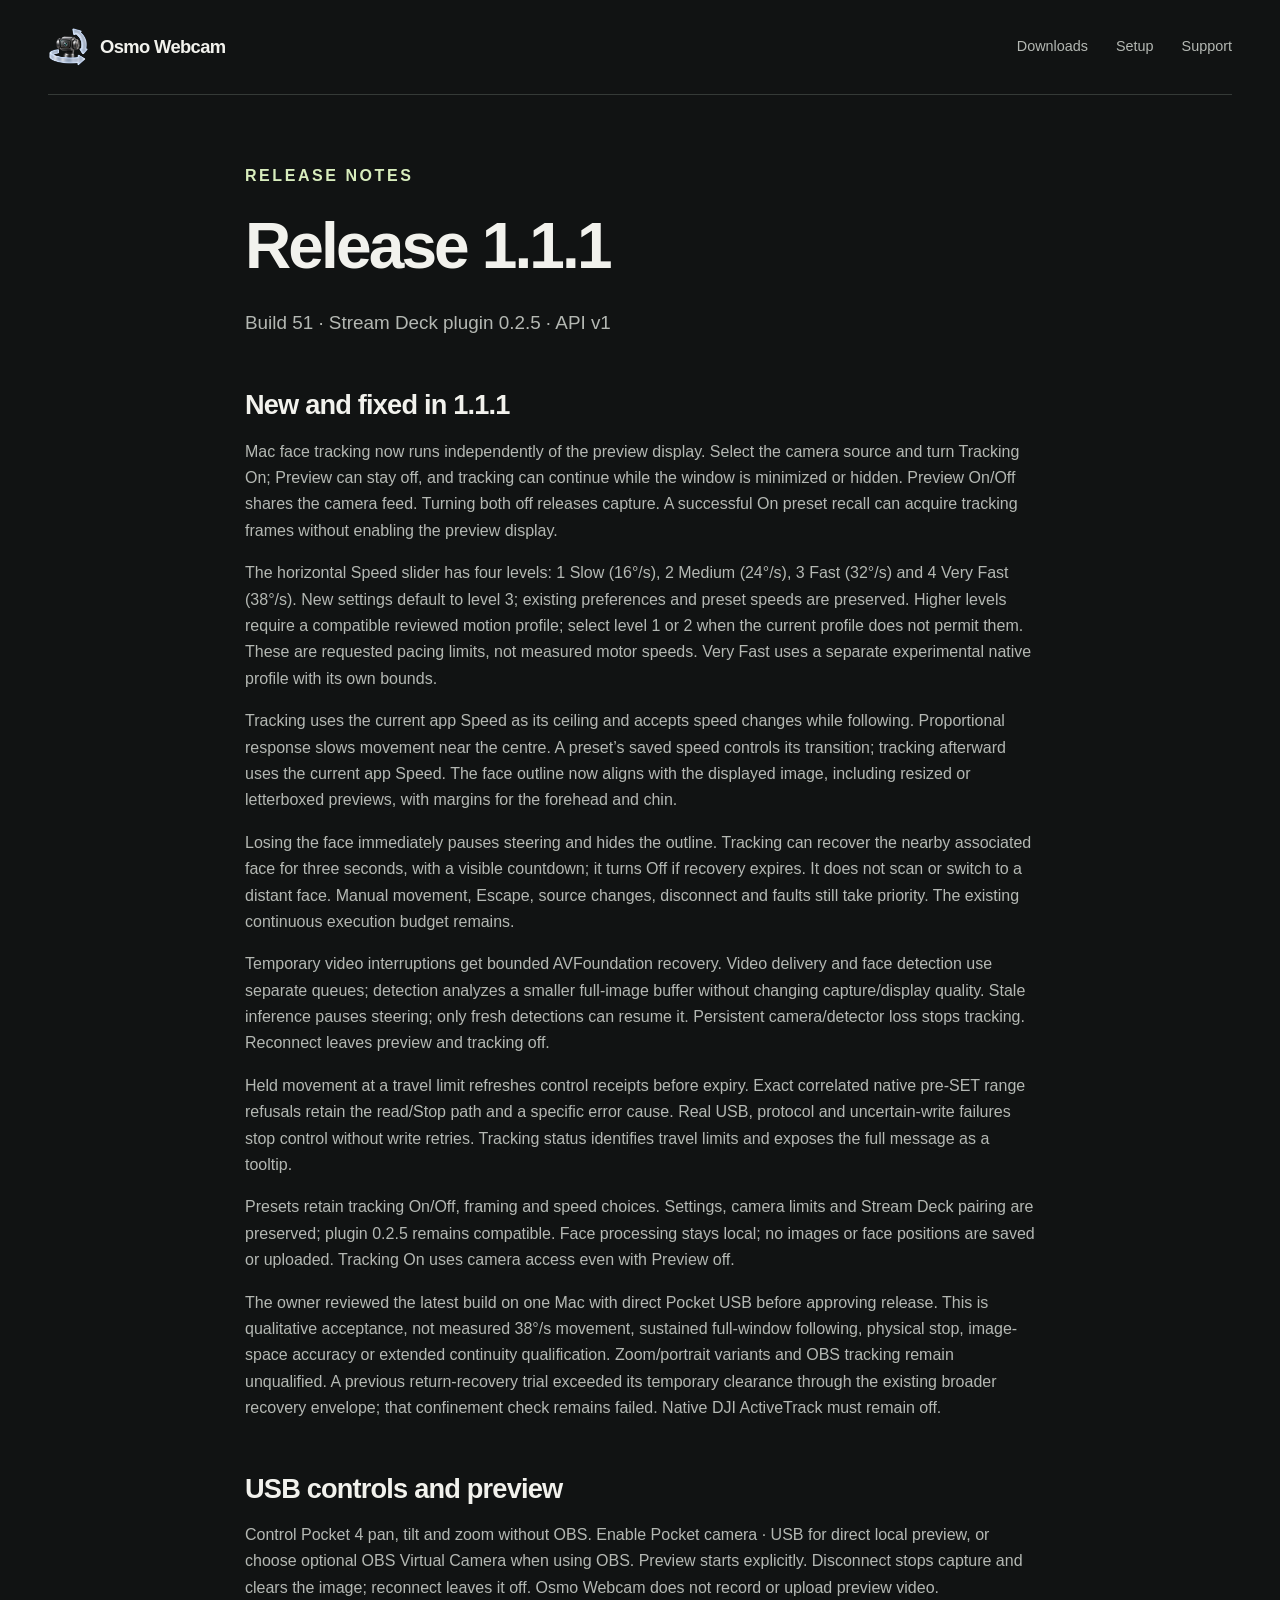
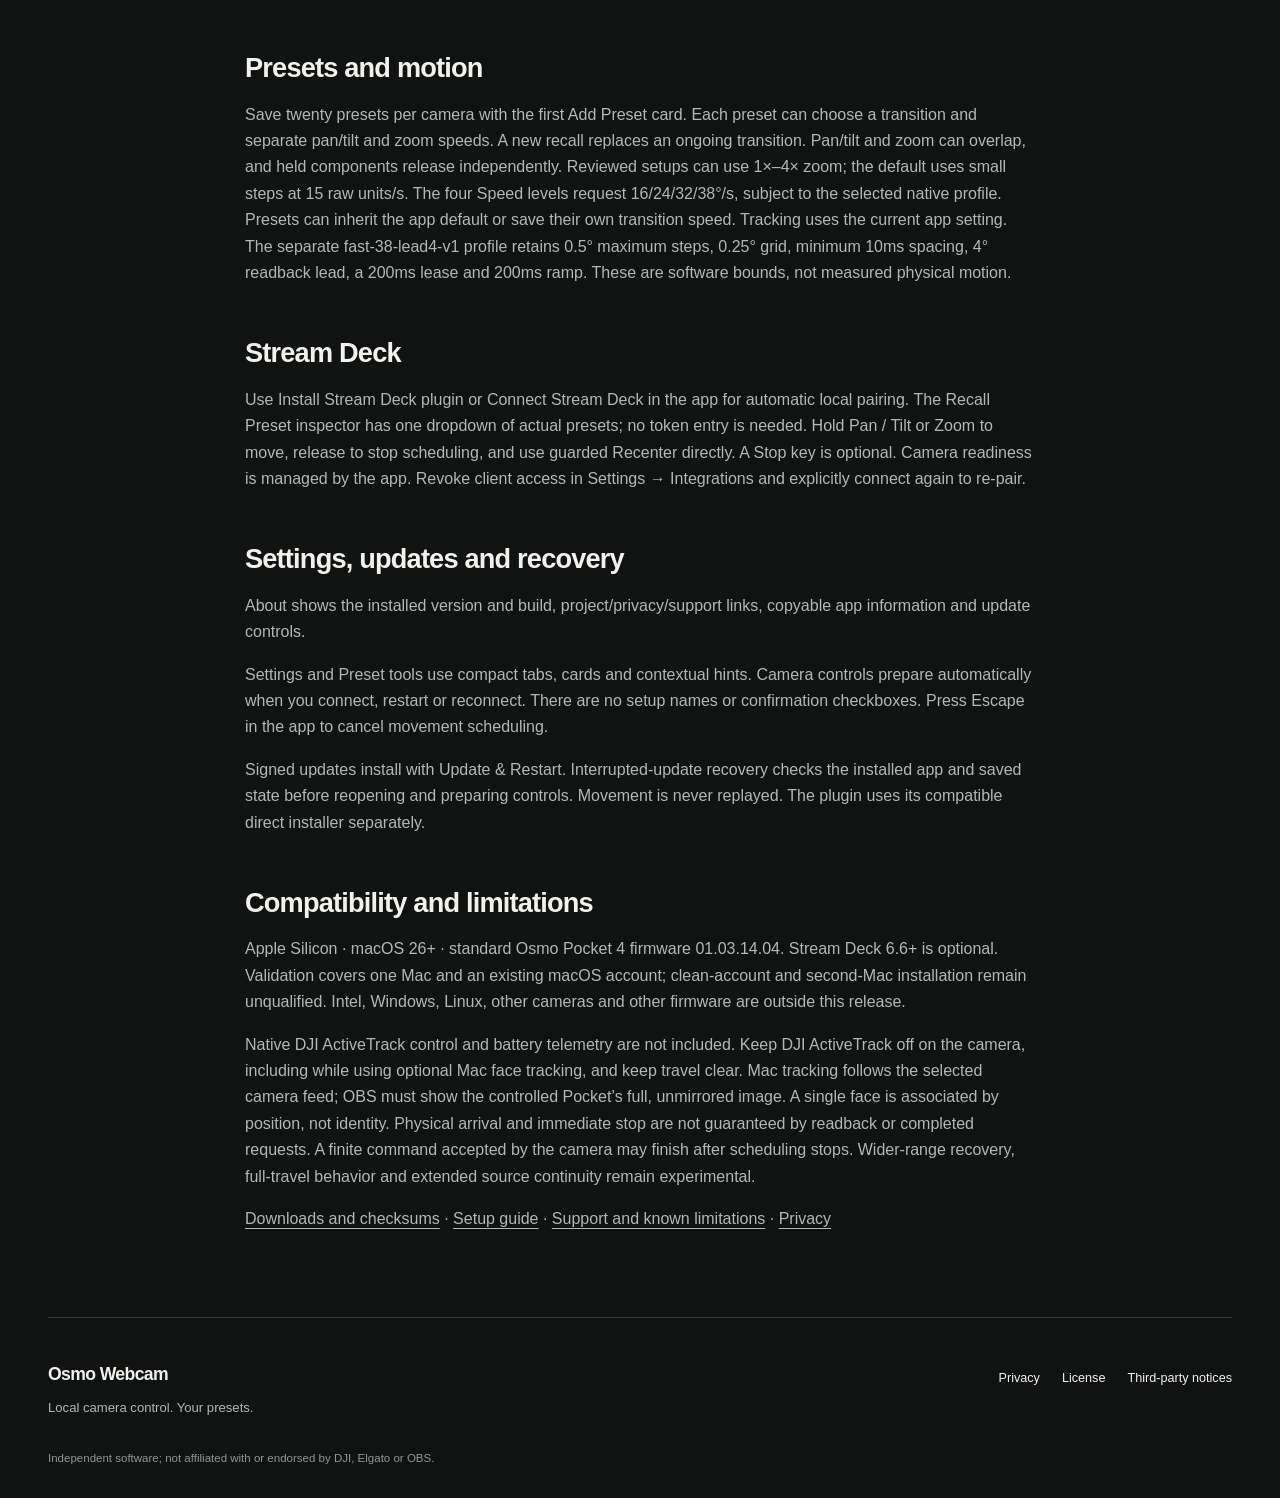
<file: releases/v1.1.1.html>
<!doctype html><html lang="en"><head><meta charset="utf-8"><meta name="viewport" content="width=device-width,initial-scale=1"><title>Osmo Webcam 1.1.1 — Release notes</title><link rel="stylesheet" href="../style.css"><link rel="icon" href="../assets/osmo-webcam.png"></head><body>
<a class="skip" href="#main">Skip to content</a><header class="siteHeader"><a class="brand" href="../index.html"><img src="../assets/osmo-webcam.png" width="40" height="40" alt=""><span>Osmo Webcam</span></a><nav aria-label="Main navigation"><a href="../index.html#downloads">Downloads</a><a href="../setup.html">Setup</a><a href="../support.html">Support</a></nav></header>
<main id="main" class="article"><p class="eyebrow">RELEASE NOTES</p><h1>Release 1.1.1</h1><p class="pageLead">Build 51 · Stream Deck plugin 0.2.5 · API v1</p>
<h2>New and fixed in 1.1.1</h2><p>Mac face tracking now runs independently of the preview display. Select the camera source and turn Tracking On; Preview can stay off, and tracking can continue while the window is minimized or hidden. Preview On/Off shares the camera feed. Turning both off releases capture. A successful On preset recall can acquire tracking frames without enabling the preview display.</p><p>The horizontal Speed slider has four levels: 1 Slow (16°/s), 2 Medium (24°/s), 3 Fast (32°/s) and 4 Very Fast (38°/s). New settings default to level 3; existing preferences and preset speeds are preserved. Higher levels require a compatible reviewed motion profile; select level 1 or 2 when the current profile does not permit them. These are requested pacing limits, not measured motor speeds. Very Fast uses a separate experimental native profile with its own bounds.</p><p>Tracking uses the current app Speed as its ceiling and accepts speed changes while following. Proportional response slows movement near the centre. A preset’s saved speed controls its transition; tracking afterward uses the current app Speed. The face outline now aligns with the displayed image, including resized or letterboxed previews, with margins for the forehead and chin.</p><p>Losing the face immediately pauses steering and hides the outline. Tracking can recover the nearby associated face for three seconds, with a visible countdown; it turns Off if recovery expires. It does not scan or switch to a distant face. Manual movement, Escape, source changes, disconnect and faults still take priority. The existing continuous execution budget remains.</p><p>Temporary video interruptions get bounded AVFoundation recovery. Video delivery and face detection use separate queues; detection analyzes a smaller full-image buffer without changing capture/display quality. Stale inference pauses steering; only fresh detections can resume it. Persistent camera/detector loss stops tracking. Reconnect leaves preview and tracking off.</p><p>Held movement at a travel limit refreshes control receipts before expiry. Exact correlated native pre-SET range refusals retain the read/Stop path and a specific error cause. Real USB, protocol and uncertain-write failures stop control without write retries. Tracking status identifies travel limits and exposes the full message as a tooltip.</p><p>Presets retain tracking On/Off, framing and speed choices. Settings, camera limits and Stream Deck pairing are preserved; plugin 0.2.5 remains compatible. Face processing stays local; no images or face positions are saved or uploaded. Tracking On uses camera access even with Preview off.</p><p>The owner reviewed the latest build on one Mac with direct Pocket USB before approving release. This is qualitative acceptance, not measured 38°/s movement, sustained full-window following, physical stop, image-space accuracy or extended continuity qualification. Zoom/portrait variants and OBS tracking remain unqualified. A previous return-recovery trial exceeded its temporary clearance through the existing broader recovery envelope; that confinement check remains failed. Native DJI ActiveTrack must remain off.</p>
<h2>USB controls and preview</h2><p>Control Pocket 4 pan, tilt and zoom without OBS. Enable Pocket camera · USB for direct local preview, or choose optional OBS Virtual Camera when using OBS. Preview starts explicitly. Disconnect stops capture and clears the image; reconnect leaves it off. Osmo Webcam does not record or upload preview video.</p>
<h2>Presets and motion</h2><p>Save twenty presets per camera with the first Add Preset card. Each preset can choose a transition and separate pan/tilt and zoom speeds. A new recall replaces an ongoing transition. Pan/tilt and zoom can overlap, and held components release independently. Reviewed setups can use 1×–4× zoom; the default uses small steps at 15 raw units/s. The four Speed levels request 16/24/32/38°/s, subject to the selected native profile. Presets can inherit the app default or save their own transition speed. Tracking uses the current app setting. The separate fast-38-lead4-v1 profile retains 0.5° maximum steps, 0.25° grid, minimum 10ms spacing, 4° readback lead, a 200ms lease and 200ms ramp. These are software bounds, not measured physical motion.</p>
<h2>Stream Deck</h2><p>Use Install Stream Deck plugin or Connect Stream Deck in the app for automatic local pairing. The Recall Preset inspector has one dropdown of actual presets; no token entry is needed. Hold Pan / Tilt or Zoom to move, release to stop scheduling, and use guarded Recenter directly. A Stop key is optional. Camera readiness is managed by the app. Revoke client access in Settings → Integrations and explicitly connect again to re-pair.</p>
<h2>Settings, updates and recovery</h2><p>About shows the installed version and build, project/privacy/support links, copyable app information and update controls.</p><p>Settings and Preset tools use compact tabs, cards and contextual hints. Camera controls prepare automatically when you connect, restart or reconnect. There are no setup names or confirmation checkboxes. Press Escape in the app to cancel movement scheduling.</p><p>Signed updates install with Update &amp; Restart. Interrupted-update recovery checks the installed app and saved state before reopening and preparing controls. Movement is never replayed. The plugin uses its compatible direct installer separately.</p>
<h2>Compatibility and limitations</h2><p>Apple Silicon · macOS 26+ · standard Osmo Pocket 4 firmware 01.03.14.04. Stream Deck 6.6+ is optional. Validation covers one Mac and an existing macOS account; clean-account and second-Mac installation remain unqualified. Intel, Windows, Linux, other cameras and other firmware are outside this release.</p><p>Native DJI ActiveTrack control and battery telemetry are not included. Keep DJI ActiveTrack off on the camera, including while using optional Mac face tracking, and keep travel clear. Mac tracking follows the selected camera feed; OBS must show the controlled Pocket’s full, unmirrored image. A single face is associated by position, not identity. Physical arrival and immediate stop are not guaranteed by readback or completed requests. A finite command accepted by the camera may finish after scheduling stops. Wider-range recovery, full-travel behavior and extended source continuity remain experimental.</p>
<p><a href="../index.html#downloads">Downloads and checksums</a> · <a href="../setup.html">Setup guide</a> · <a href="../support.html">Support and known limitations</a> · <a href="../privacy.html">Privacy</a></p></main>
<footer class="siteFooter"><div><a class="footerBrand" href="../index.html">Osmo Webcam</a><p>Local camera control. Your presets.</p></div><div class="footerLinks"><a href="../privacy.html">Privacy</a><a href="../LICENSE.txt">License</a><a href="../third-party.html">Third-party notices</a></div><p class="finePrint">Independent software; not affiliated with or endorsed by DJI, Elgato or OBS.</p></footer></body></html>
</file>
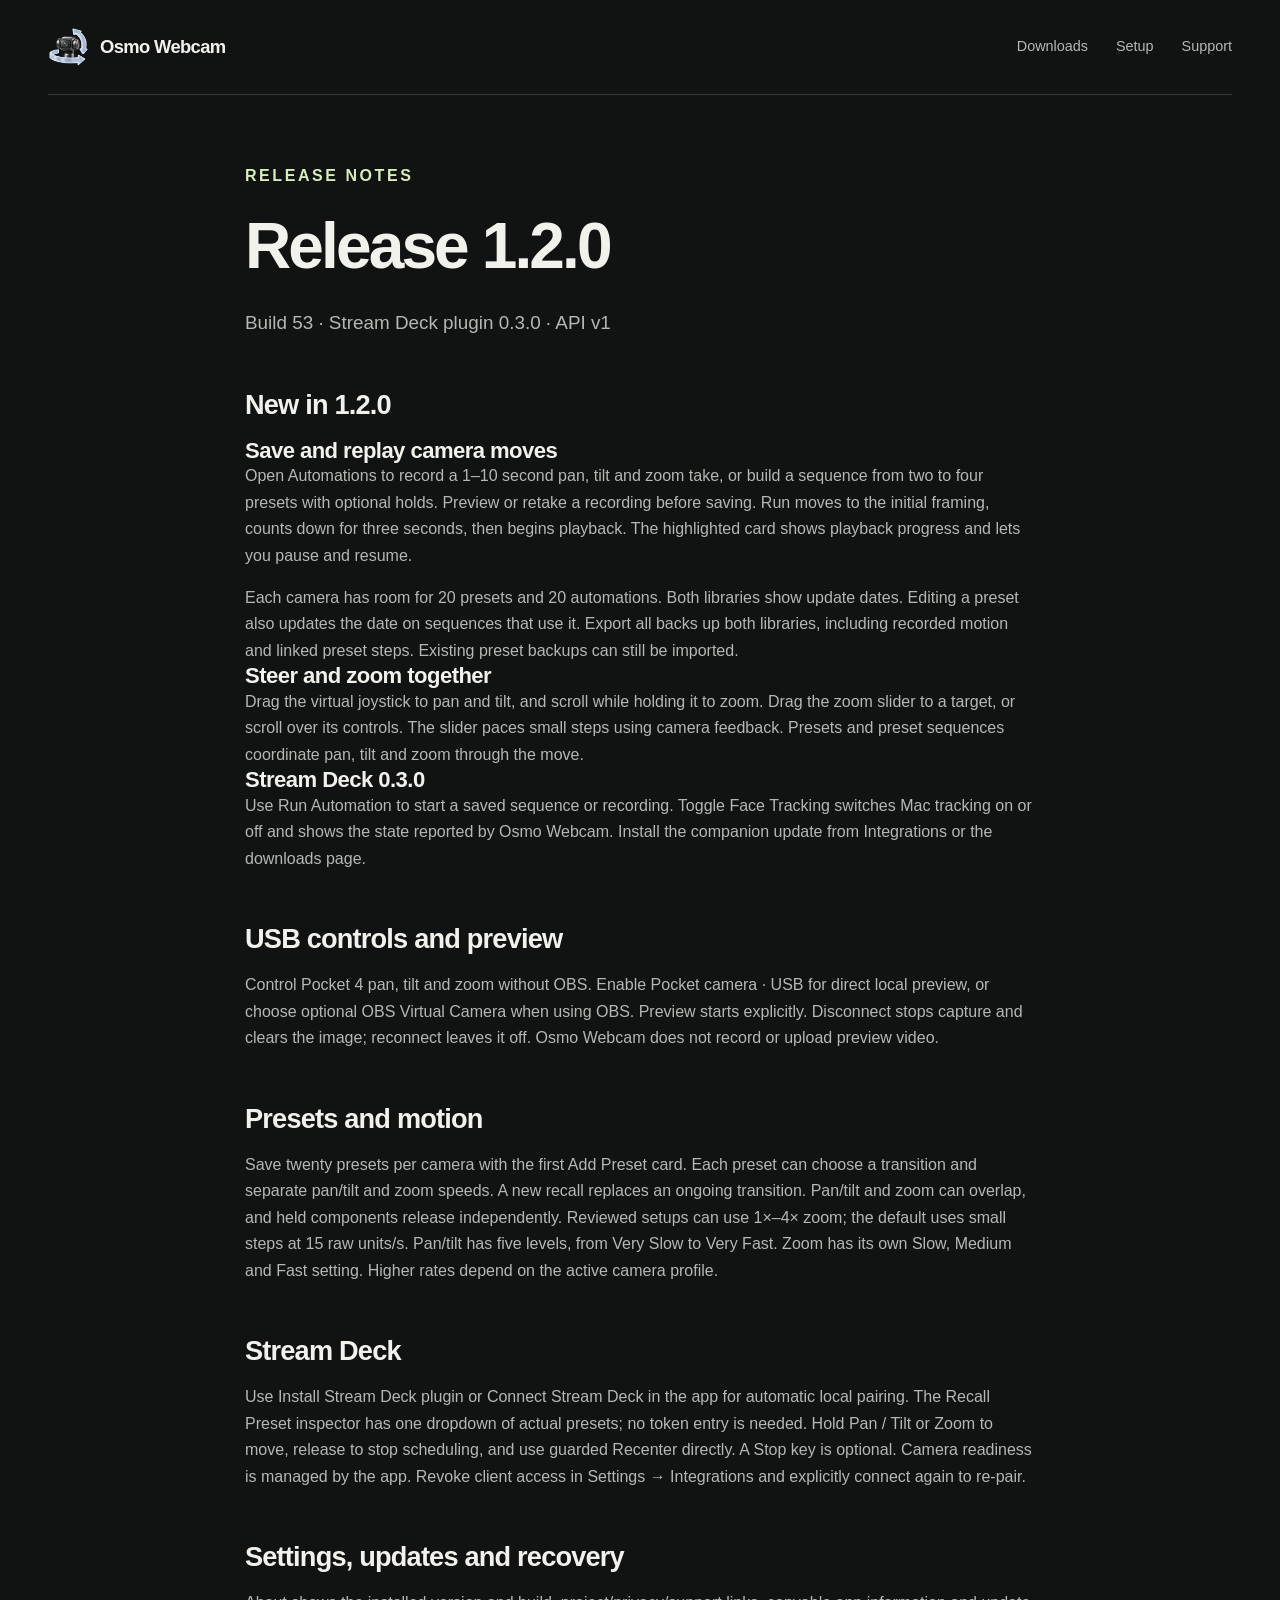
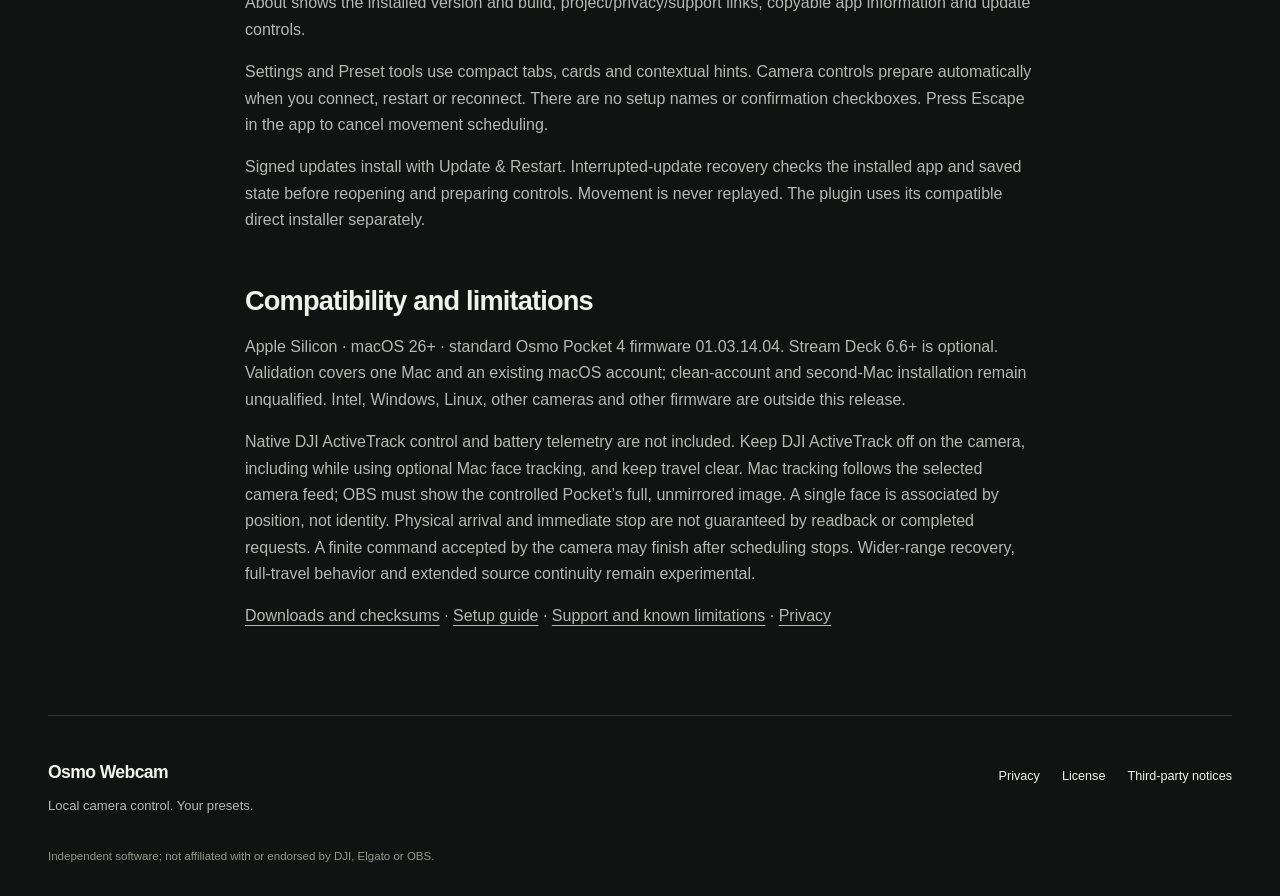
<file: releases/v1.2.0.html>
<!doctype html><html lang="en"><head><meta charset="utf-8"><meta name="viewport" content="width=device-width,initial-scale=1"><title>Osmo Webcam 1.2.0 — Release notes</title><link rel="stylesheet" href="../style.css"><link rel="icon" href="../assets/osmo-webcam.png"></head><body>
<a class="skip" href="#main">Skip to content</a><header class="siteHeader"><a class="brand" href="../index.html"><img src="../assets/osmo-webcam.png" width="40" height="40" alt=""><span>Osmo Webcam</span></a><nav aria-label="Main navigation"><a href="../index.html#downloads">Downloads</a><a href="../setup.html">Setup</a><a href="../support.html">Support</a></nav></header>
<main id="main" class="article"><p class="eyebrow">RELEASE NOTES</p><h1>Release 1.2.0</h1><p class="pageLead">Build 53 · Stream Deck plugin 0.3.0 · API v1</p>
<h2>New in 1.2.0</h2>
<h3>Save and replay camera moves</h3><p>Open Automations to record a 1–10 second pan, tilt and zoom take, or build a sequence from two to four presets with optional holds. Preview or retake a recording before saving. Run moves to the initial framing, counts down for three seconds, then begins playback. The highlighted card shows playback progress and lets you pause and resume.</p>
<p>Each camera has room for 20 presets and 20 automations. Both libraries show update dates. Editing a preset also updates the date on sequences that use it. Export all backs up both libraries, including recorded motion and linked preset steps. Existing preset backups can still be imported.</p>
<h3>Steer and zoom together</h3><p>Drag the virtual joystick to pan and tilt, and scroll while holding it to zoom. Drag the zoom slider to a target, or scroll over its controls. The slider paces small steps using camera feedback. Presets and preset sequences coordinate pan, tilt and zoom through the move.</p>
<h3>Stream Deck 0.3.0</h3><p>Use Run Automation to start a saved sequence or recording. Toggle Face Tracking switches Mac tracking on or off and shows the state reported by Osmo Webcam. Install the companion update from Integrations or the downloads page.</p>
<h2>USB controls and preview</h2><p>Control Pocket 4 pan, tilt and zoom without OBS. Enable Pocket camera · USB for direct local preview, or choose optional OBS Virtual Camera when using OBS. Preview starts explicitly. Disconnect stops capture and clears the image; reconnect leaves it off. Osmo Webcam does not record or upload preview video.</p>
<h2>Presets and motion</h2><p>Save twenty presets per camera with the first Add Preset card. Each preset can choose a transition and separate pan/tilt and zoom speeds. A new recall replaces an ongoing transition. Pan/tilt and zoom can overlap, and held components release independently. Reviewed setups can use 1×–4× zoom; the default uses small steps at 15 raw units/s. Pan/tilt has five levels, from Very Slow to Very Fast. Zoom has its own Slow, Medium and Fast setting. Higher rates depend on the active camera profile.</p>
<h2>Stream Deck</h2><p>Use Install Stream Deck plugin or Connect Stream Deck in the app for automatic local pairing. The Recall Preset inspector has one dropdown of actual presets; no token entry is needed. Hold Pan / Tilt or Zoom to move, release to stop scheduling, and use guarded Recenter directly. A Stop key is optional. Camera readiness is managed by the app. Revoke client access in Settings → Integrations and explicitly connect again to re-pair.</p>
<h2>Settings, updates and recovery</h2><p>About shows the installed version and build, project/privacy/support links, copyable app information and update controls.</p><p>Settings and Preset tools use compact tabs, cards and contextual hints. Camera controls prepare automatically when you connect, restart or reconnect. There are no setup names or confirmation checkboxes. Press Escape in the app to cancel movement scheduling.</p><p>Signed updates install with Update &amp; Restart. Interrupted-update recovery checks the installed app and saved state before reopening and preparing controls. Movement is never replayed. The plugin uses its compatible direct installer separately.</p>
<h2>Compatibility and limitations</h2><p>Apple Silicon · macOS 26+ · standard Osmo Pocket 4 firmware 01.03.14.04. Stream Deck 6.6+ is optional. Validation covers one Mac and an existing macOS account; clean-account and second-Mac installation remain unqualified. Intel, Windows, Linux, other cameras and other firmware are outside this release.</p><p>Native DJI ActiveTrack control and battery telemetry are not included. Keep DJI ActiveTrack off on the camera, including while using optional Mac face tracking, and keep travel clear. Mac tracking follows the selected camera feed; OBS must show the controlled Pocket’s full, unmirrored image. A single face is associated by position, not identity. Physical arrival and immediate stop are not guaranteed by readback or completed requests. A finite command accepted by the camera may finish after scheduling stops. Wider-range recovery, full-travel behavior and extended source continuity remain experimental.</p>
<p><a href="../index.html#downloads">Downloads and checksums</a> · <a href="../setup.html">Setup guide</a> · <a href="../support.html">Support and known limitations</a> · <a href="../privacy.html">Privacy</a></p></main>
<footer class="siteFooter"><div><a class="footerBrand" href="../index.html">Osmo Webcam</a><p>Local camera control. Your presets.</p></div><div class="footerLinks"><a href="../privacy.html">Privacy</a><a href="../LICENSE.txt">License</a><a href="../third-party.html">Third-party notices</a></div><p class="finePrint">Independent software; not affiliated with or endorsed by DJI, Elgato or OBS.</p></footer></body></html>
</file>
<file: style.css>
:root {
  color-scheme:dark;
  --bg:#111313;
  --panel:#1a1d1d;
  --ink:#f2f2ed;
  --muted:#b4b8b3;
  --line:#353a37;
  --accent:#d8edbd;
  font-family:Inter,-apple-system,BlinkMacSystemFont,"Segoe UI",sans-serif;
  font-size:16px;
  line-height:1.65;
  background:var(--bg);
  color:var(--ink);
  scroll-behavior:smooth;
  scroll-padding-top:24px
}
* {
  box-sizing:border-box
}
body {
  margin:0
}
a {
  color:inherit;
  text-underline-offset:4px
}
a:hover {
  color:var(--accent)
}
button,a,summary {
  -webkit-tap-highlight-color:transparent
}
:focus-visible {
  outline:3px solid var(--accent);
  outline-offset:5px
}
img {
  display:block;
  max-width:100%;
  height:auto
}
h1,h2,h3,p {
  margin:0
}
h1,h2,h3 {
  line-height:1.12;
  letter-spacing:-.045em
}
h1 {
  font-size:clamp(2.6rem,5.8vw,5rem);
  font-weight:650
}
h2 {
  font-size:clamp(2rem,4vw,3.4rem);
  font-weight:600
}
h3 {
  font-size:1.38rem;
  font-weight:600;
  letter-spacing:-.025em
}
p {
  color:var(--muted)
}
p+p {
  margin-top:1rem
}
.siteHeader,main,.siteFooter {
  width:min(1184px,calc(100% - 96px));
  margin-inline:auto
}
.siteHeader {
  display:flex;
  align-items:center;
  justify-content:space-between;
  gap:24px;
  padding-block:25px;
  border-bottom:1px solid var(--line)
}
.brand {
  display:flex;
  align-items:center;
  gap:12px;
  text-decoration:none;
  font-size:1.15rem;
  letter-spacing:-.035em;
  font-weight:650
}
.brand img {
  width:40px;
  height:40px;
  object-fit:contain
}
.siteHeader nav {
  display:flex;
  align-items:center;
  gap:28px
}
.siteHeader nav a {
  text-decoration:none;
  color:var(--muted);
  font-size:.9rem;
  min-height:44px;
  display:inline-flex;
  align-items:center;
  gap:5px
}
.siteHeader nav a:hover {
  color:var(--ink)
}
.skip {
  position:absolute;
  top:-100px;
  left:24px;
  padding:12px 18px;
  background:var(--accent);
  color:#111;
  z-index:5
}
.skip:focus {
  top:12px
}
.hero {
  display:grid;
  grid-template-columns:1.15fr 1fr;
  align-items:center;
  gap:32px;
  padding-block:85px 90px
}
.eyebrow {
  font-size:.72rem;
  line-height:1.4;
  letter-spacing:.16em;
  font-weight:650;
  color:var(--accent);
  margin-bottom:24px
}
.heroLead {
  max-width:510px;
  font-size:1.18rem;
  line-height:1.7;
  margin-top:28px
}
.actions {
  display:flex;
  flex-wrap:wrap;
  gap:12px;
  align-items:center;
  margin-top:30px
}
.button,.download {
  min-height:50px;
  padding:12px 22px;
  border-radius:8px;
  font-size:.9rem;
  font-weight:650;
  display:inline-flex;
  align-items:center;
  justify-content:center;
  gap:15px;
  text-align:center;
  text-decoration:none;
  border:1px solid transparent;
  line-height:1.5
}
.primary,.download {
  background:var(--accent);
  color:#171c14
}
.primary:hover,.download:hover {
  background:#e8f7d7;
  color:#111
}
.secondary {
  border-color:#4a504c;
  color:var(--ink);
  background:transparent
}
.secondary:hover {
  border-color:var(--muted);
  color:var(--ink)
}
.heroMeta {
  font-size:.78rem;
  margin-top:23px;
  letter-spacing:.015em
}
.heroArtwork {
  position:relative;
  min-width:0;
  text-align:center
}
.iconHalo {
  background:radial-gradient(ellipse at center,#333c35 0%,#1b211d 42%,transparent 70%);
  padding:2%
}
.heroArtwork img {
  width:100%;
  max-width:470px;
  margin:auto;
  filter:drop-shadow(0 24px 28px #0005)
}
.artworkCaption {
  font-size:.64rem;
  letter-spacing:.22em;
  color:#a5aba2;
  display:flex;
  gap:14px;
  justify-content:center;
  align-items:center;
  margin-top:8px
}
.artworkCaption span {
  font-size:1rem;
  color:#e5e9e1
}
.featureSection,.workflow,.downloadSection,.gettingStarted,.faq {
  padding-block:74px;
  border-top:1px solid var(--line)
}
.sectionIntro>p:not(.eyebrow) {
  max-width:550px;
  margin-top:20px;
  font-size:1.05rem
}
.featureGrid {
  display:grid;
  grid-template-columns:repeat(3,minmax(0,1fr));
  gap:18px;
  margin-top:38px
}
.feature {
  padding:28px;
  background:var(--panel);
  border:1px solid #2c312d;
  border-radius:12px
}
.featureNumber {
  display:block;
  font-size:.66rem;
  font-weight:600;
  letter-spacing:.11em;
  color:#aebca6;
  margin-bottom:34px
}
.feature p {
  font-size:.94rem;
  margin-top:17px;
  line-height:1.7
}
.textLink {
  display:inline-flex;
  align-items:center;
  gap:8px;
  font-size:.88rem;
  font-weight:550;
  text-decoration:none;
  border-bottom:1px solid #6b7763;
  padding-bottom:3px;
  margin-top:22px
}
.workflow {
  display:grid;
  grid-template-columns:1fr 1fr;
  gap:64px;
  align-items:center
}
.workflow>div+div>p {
  font-size:1.06rem
}
.downloadPanel {
  padding:34px;
  margin-top:35px;
  border:1px solid #5a6850;
  background:linear-gradient(135deg,#232c21,#1c211c);
  border-radius:12px
}
.statusBadge {
  display:inline-flex;
  font-size:.64rem;
  letter-spacing:.12em;
  line-height:1.4;
  font-weight:650;
  background:#d8edbd15;
  color:var(--accent);
  border:1px solid #83946e55;
  border-radius:5px;
  padding:7px 10px;
  margin-bottom:22px
}
.downloadPanel h3 {
  font-size:1.65rem
}
.downloadPanel>p {
  max-width:740px;
  margin-top:15px
}
.downloadPanel .small {
  margin-top:22px;
  color:#aab4a3
}
.small {
  font-size:.82rem;
  line-height:1.6
}
.downloadPanel .actions .textLink {
  margin-top:0
}
.requirements {
  display:grid;
  grid-template-columns:1fr 2fr;
  gap:20px 45px;
  padding-top:35px
}
.requirements h3 {
  font-size:1.15rem;
  padding-top:12px
}
.requirements dl {
  margin:0
}
.requirements dl>div {
  display:grid;
  grid-template-columns:140px 1fr;
  gap:20px;
  padding:11px 0;
  border-bottom:1px solid #2c312d;
  font-size:.88rem
}
.requirements dt {
  color:var(--muted)
}
.requirements dd {
  margin:0
}
.requirements>.small {
  grid-column:2;
  color:#969e94
}
.steps {
  list-style:none;
  padding:0;
  margin:38px 0 0;
  display:grid;
  grid-template-columns:repeat(3,minmax(0,1fr));
  gap:35px
}
.steps li {
  padding-top:23px;
  border-top:1px solid #4a5545
}
.steps li>span {
  font-size:.75rem;
  color:var(--accent)
}
.steps h3 {
  margin-top:18px
}
.steps p {
  font-size:.93rem;
  margin-top:16px
}
.faq {
  max-width:850px
}
.faq h2 {
  margin-bottom:28px
}
.faq details {
  border-bottom:1px solid var(--line);
  padding:0
}
.faq summary {
  padding:22px 36px 22px 0;
  font-size:1.05rem;
  font-weight:550;
  cursor:pointer;
  position:relative;
  list-style:none
}
.faq summary::-webkit-details-marker {
  display:none
}
.faq summary:after {
  content:"+";
  position:absolute;
  right:4px;
  top:20px;
  font-size:1.3rem;
  font-weight:400;
  color:var(--accent)
}
.faq details[open] summary:after {
  content:"−"
}
.faq details p {
  padding-bottom:25px;
  font-size:.94rem
}
.siteFooter {
  display:grid;
  grid-template-columns:1fr auto;
  gap:30px;
  padding-block:42px 30px;
  border-top:1px solid var(--line);
  margin-top:10px
}
.footerBrand {
  font-size:1.1rem;
  font-weight:600;
  letter-spacing:-.035em;
  text-decoration:none
}
.siteFooter p {
  font-size:.82rem;
  margin-top:8px
}
.footerLinks {
  display:flex;
  flex-wrap:wrap;
  gap:22px;
  align-items:start
}
.footerLinks a {
  font-size:.79rem;
  text-decoration:none;
  padding-block:8px
}
.siteFooter .finePrint {
  grid-column:1/-1;
  font-size:.72rem;
  max-width:800px;
  color:#90978e;
  margin-top:0
}
.article {
  max-width:790px;
  padding-block:70px 75px
}
.article h1 {
  font-size:clamp(2.5rem,5vw,4.1rem)
}
.article .pageLead {
  font-size:1.18rem;
  margin-top:24px
}
.article h2 {
  font-size:1.7rem;
  letter-spacing:-.03em;
  margin-top:52px;
  margin-bottom:18px
}
.article p,.article li {
  font-size:1rem
}
.article ol,.article ul {
  padding-left:23px;
  color:var(--muted);
  margin:20px 0
}
.article li {
  padding-left:5px;
  margin-top:13px
}
.article code {
  overflow-wrap:anywhere;
  word-break:break-word;
  font-size:.86em;
  color:#e2e7dd;
  background:#252a24;
  border:1px solid #3d4439;
  border-radius:5px;
  padding:2px 5px
}
.article strong {
  color:var(--ink);
  font-weight:600
}
.callout {
  background:#20261e;
  border:1px solid #46513e;
  border-radius:10px;
  padding:23px 25px;
  margin-top:30px
}
.callout>p {
  margin-top:8px
}
.article .actions {
  margin-top:28px
}
#downloads,#stream-deck,#http {
  scroll-margin-top:28px
}
@media(min-width:1500px) {
  :root {
    font-size:18px
  }
  .siteHeader,main,.siteFooter {
    width:min(1280px,calc(100% - 128px))
  }
  .article {
    max-width:880px
  }
}
@media(max-width:900px) {
  .siteHeader,main,.siteFooter {
    width:calc(100% - 48px)
  }
  .siteHeader nav {
    gap:18px
  }
  .hero {
    gap:12px;
    padding-block:60px
  }
  .hero h1 {
    font-size:clamp(2.6rem,6vw,4.2rem)
  }
  .heroLead {
    font-size:1.04rem
  }
  .heroArtwork img {
    max-width:380px
  }
  .featureGrid {
    gap:12px
  }
  .feature {
    padding:23px
  }
  .feature h3 {
    font-size:1.2rem
  }
  .featureNumber {
    margin-bottom:25px
  }
  .workflow {
    gap:34px
  }
  .requirements {
    grid-template-columns:1fr;
    gap:20px
  }
  .requirements>.small {
    grid-column:1
  }
  .steps {
    gap:22px
  }
  .footerLinks {
    gap:15px
  }
  .article {
    max-width:750px
  }
}
@media(max-width:650px) {
  .siteHeader,main,.siteFooter {
    width:calc(100% - 40px)
  }
  .siteHeader {
    padding-block:18px;
    flex-wrap:wrap;
    gap:12px
  }
  .brand {
    font-size:1.15rem
  }
  .siteHeader nav {
    justify-content:space-between;
    width:100%;
    gap:12px
  }
  .siteHeader nav a {
    font-size:.85rem;
    min-height:40px
  }
  .hero {
    grid-template-columns:1fr;
    padding-block:45px 42px;
    gap:25px
  }
  .hero h1 {
    font-size:clamp(2.7rem,10.5vw,4rem)
  }
  .heroLead {
    font-size:1.05rem;
    max-width:470px;
    margin-top:24px
  }
  .heroArtwork {
    max-width:340px;
    width:90%;
    margin:auto
  }
  .heroArtwork img {
    max-width:300px
  }
  .heroMeta {
    font-size:.74rem
  }
  .hero .eyebrow {
    margin-bottom:20px
  }
  .featureSection,.workflow,.downloadSection,.gettingStarted,.faq {
    padding-block:48px
  }
  .featureGrid,.workflow,.steps {
    grid-template-columns:1fr
  }
  .featureGrid {
    gap:16px;
    margin-top:28px
  }
  .feature {
    padding:25px
  }
  .featureNumber {
    margin-bottom:25px
  }
  .feature h3 {
    font-size:1.45rem
  }
  .workflow {
    gap:28px
  }
  .workflow br {
    display:none
  }
  .downloadPanel {
    padding:24px;
    margin-top:27px
  }
  .downloadPanel h3 {
    font-size:1.45rem
  }
  .requirements dl>div {
    grid-template-columns:90px minmax(0,1fr);
    gap:18px;
    font-size:.84rem
  }
  .steps {
    gap:28px;
    margin-top:28px
  }
  .steps li {
    padding-top:18px
  }
  .steps h3 {
    margin-top:13px
  }
  .steps p {
    margin-top:12px
  }
  .siteFooter {
    grid-template-columns:1fr;
    gap:21px;
    padding-block:32px
  }
  .footerLinks {
    gap:20px
  }
  .siteFooter .finePrint {
    grid-column:1
  }
  .article {
    padding-block:42px 55px
  }
  .article h2 {
    font-size:1.55rem;
    margin-top:38px
  }
  .article .pageLead {
    font-size:1.08rem
  }
  .callout {
    padding:20px
  }
  .faq summary {
    font-size:1rem
  }
  .actions .button {
    flex-grow:1
  }
  .feature p,.steps p,.faq details p {
    font-size:1rem
  }
}
@media(prefers-reduced-motion:reduce) {
  :root {
    scroll-behavior:auto
  }
}
</file>
